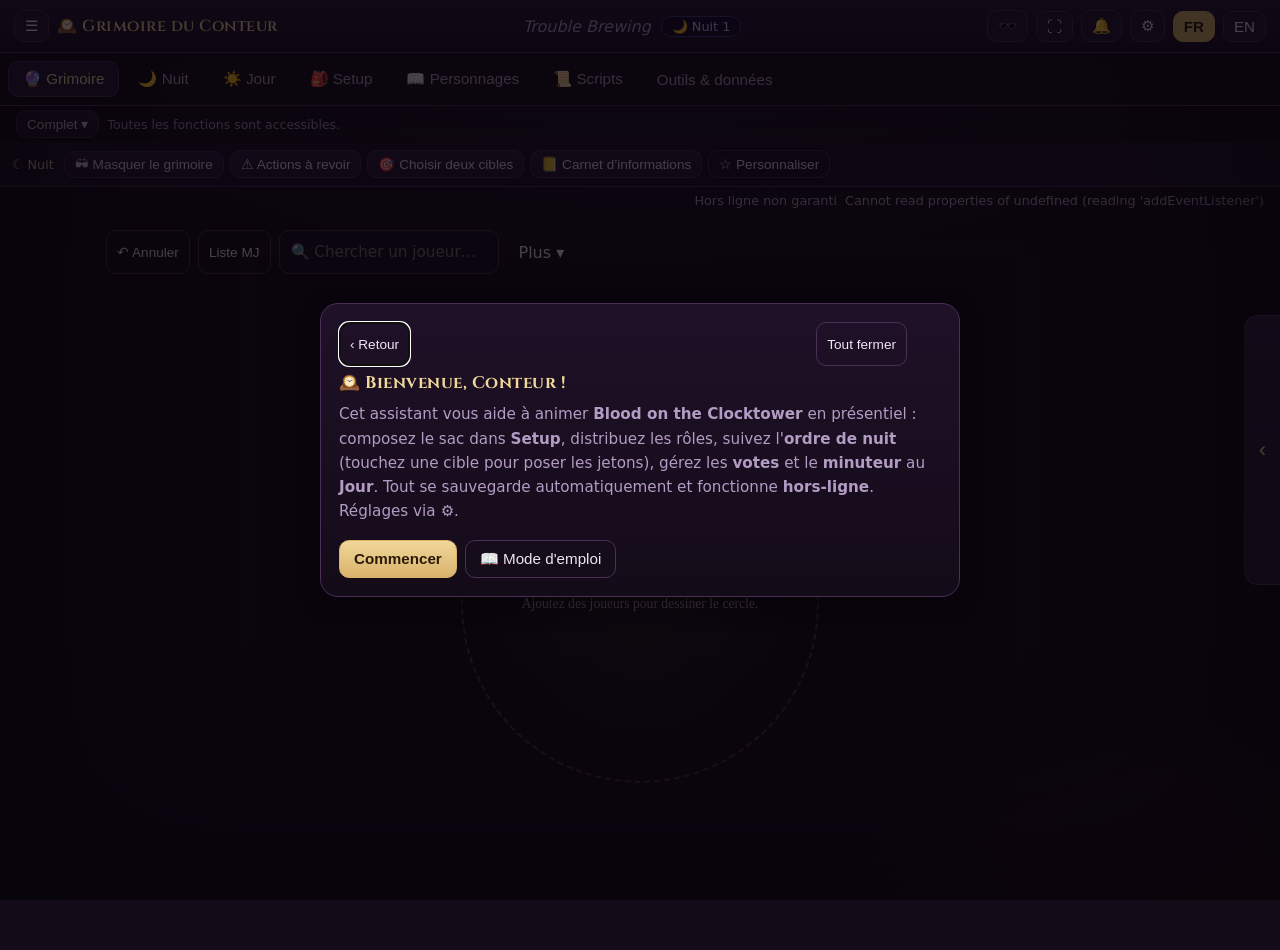
<file: index.html>
<!DOCTYPE html>
<html lang="fr">
<head>
  <meta charset="UTF-8" />
  <meta name="viewport" content="width=device-width, initial-scale=1.0, viewport-fit=cover" />
  <meta name="theme-color" content="#1a0e1f" />
  <title>Grimoire du Conteur — Blood on the Clocktower</title>
  <link rel="manifest" href="manifest.webmanifest" />
  <link rel="icon" href="assets/icons/icon.svg" type="image/svg+xml" />
  <link rel="apple-touch-icon" href="assets/icons/apple-touch-icon.png" />
  <link rel="stylesheet" href="css/theme.css" />
  <link rel="stylesheet" href="css/experience.css" />
  <link rel="stylesheet" href="css/workflows.css" />
  <link rel="stylesheet" href="css/round-ui.css" />
  <link rel="stylesheet" href="css/shortcuts.css" />
  <link rel="stylesheet" href="css/presentation.css" />
  <link rel="stylesheet" href="css/usability.css" />
  <link rel="stylesheet" href="css/rescue-sheet.css" />
  <link rel="stylesheet" href="css/feedback.css" />
  <link rel="stylesheet" href="css/navigation.css" />
  <link rel="stylesheet" href="css/toolbox.css" />
  <link rel="stylesheet" href="css/compact.css" />
</head>
<body>
  <div id="particles" aria-hidden="true"></div>
  <header class="topbar">
    <div class="topbar-left">
      <button id="btn-menu" class="icon-btn" aria-label="Menu">☰</button>
      <span class="brand">🕰️ <span class="brand-name" data-i18n="appName">Grimoire du Conteur</span></span>
    </div>
    <div class="topbar-center">
      <span id="script-name" class="script-name">Trouble Brewing</span>
      <span id="phase-badge" class="phase-badge"></span>
    </div>
    <div class="topbar-right">
      <button id="btn-privacy" class="icon-btn" aria-label="Masquer" title="Masquer">🕶️</button>
      <button id="btn-fs" class="icon-btn" aria-label="Plein écran" title="Plein écran">⛶</button>
      <button id="btn-sound" class="icon-btn" aria-label="Sons" title="Sons">🔔</button>
      <button id="btn-settings" class="icon-btn" aria-label="Réglages" title="Réglages">⚙</button>
      <button id="lang-fr" class="lang-btn active">FR</button>
      <button id="lang-en" class="lang-btn">EN</button>
    </div>
  </header>

  <nav class="tabs" id="tabs">
    <button class="tab active" data-view="grimoire" data-i18n="tab.grimoire">Grimoire</button>
    <button class="tab" data-view="night" data-i18n="tab.night">Nuit</button>
    <button class="tab" data-view="day" data-i18n="tab.day">Jour</button>
    <button class="tab essential-message-tab" id="btn-messages">Messages</button>
    <button class="tab" data-view="setup" data-i18n="tab.setup">Setup</button>
    <button class="tab" data-view="reference" data-i18n="tab.reference">Personnages</button>
    <button class="tab" data-view="scripts" data-i18n="tab.scripts">Scripts</button>
    <button class="tab tools-tab" id="btn-tools" data-i18n="tools">Outils</button>
  </nav>

  <div class="session-overview">
    <div id="statusbar" class="statusbar"></div>
    <div id="interface-controls"></div>
  </div>
  <div id="favourites-bar"></div>
  <div id="session-banner" class="session-banner"></div>
  <div id="storage-warning" class="storage-warning hidden" role="alert"></div>

  <main id="app">
    <section id="view-grimoire" class="view active"></section>
    <section id="view-night" class="view"></section>
    <section id="view-day" class="view"></section>
    <section id="view-setup" class="view"></section>
    <section id="view-reference" class="view"></section>
    <section id="view-scripts" class="view"></section>
  </main>

  <!-- Barre d'outils rétractable (droite) -->
  <aside id="dock" class="dock"></aside>
  <div id="dock-backdrop" class="dock-backdrop"></div>

  <!-- Écran de confidentialité (boss key) -->
  <div id="privacy-overlay" class="privacy-overlay hidden"></div>
  <div id="lock-overlay" class="lock-overlay hidden"></div>
  <div id="table-overlay" class="table-overlay hidden"></div>

  <!-- Modale générique -->
  <div id="modal-overlay" class="modal-overlay hidden">
    <div id="modal" class="modal" role="dialog" aria-modal="true"></div>
  </div>

  <script src="js/game-core.js"></script>
  <script src="js/voting-core.js"></script>
  <script src="js/session-core.js"></script>
  <script src="js/persistence.js"></script>
  <script src="js/navigation.js"></script>
  <script src="js/toolbox.js"></script>
  <script src="js/experience.js"></script>
  <script src="js/wake-preparation.js"></script>
  <script src="js/workflows.js"></script>
  <script src="js/round-ui.js"></script>
  <script src="js/shortcuts.js"></script>
  <script src="js/presentation.js"></script>
  <script src="js/usability-core.js"></script>
  <script src="js/usability.js"></script>
  <script src="js/rescue-sheet.js"></script>
  <script src="js/feedback.js"></script>
  <script src="js/offline.js"></script>
  <script src="js/app.js"></script>
</body>
</html>
</file>
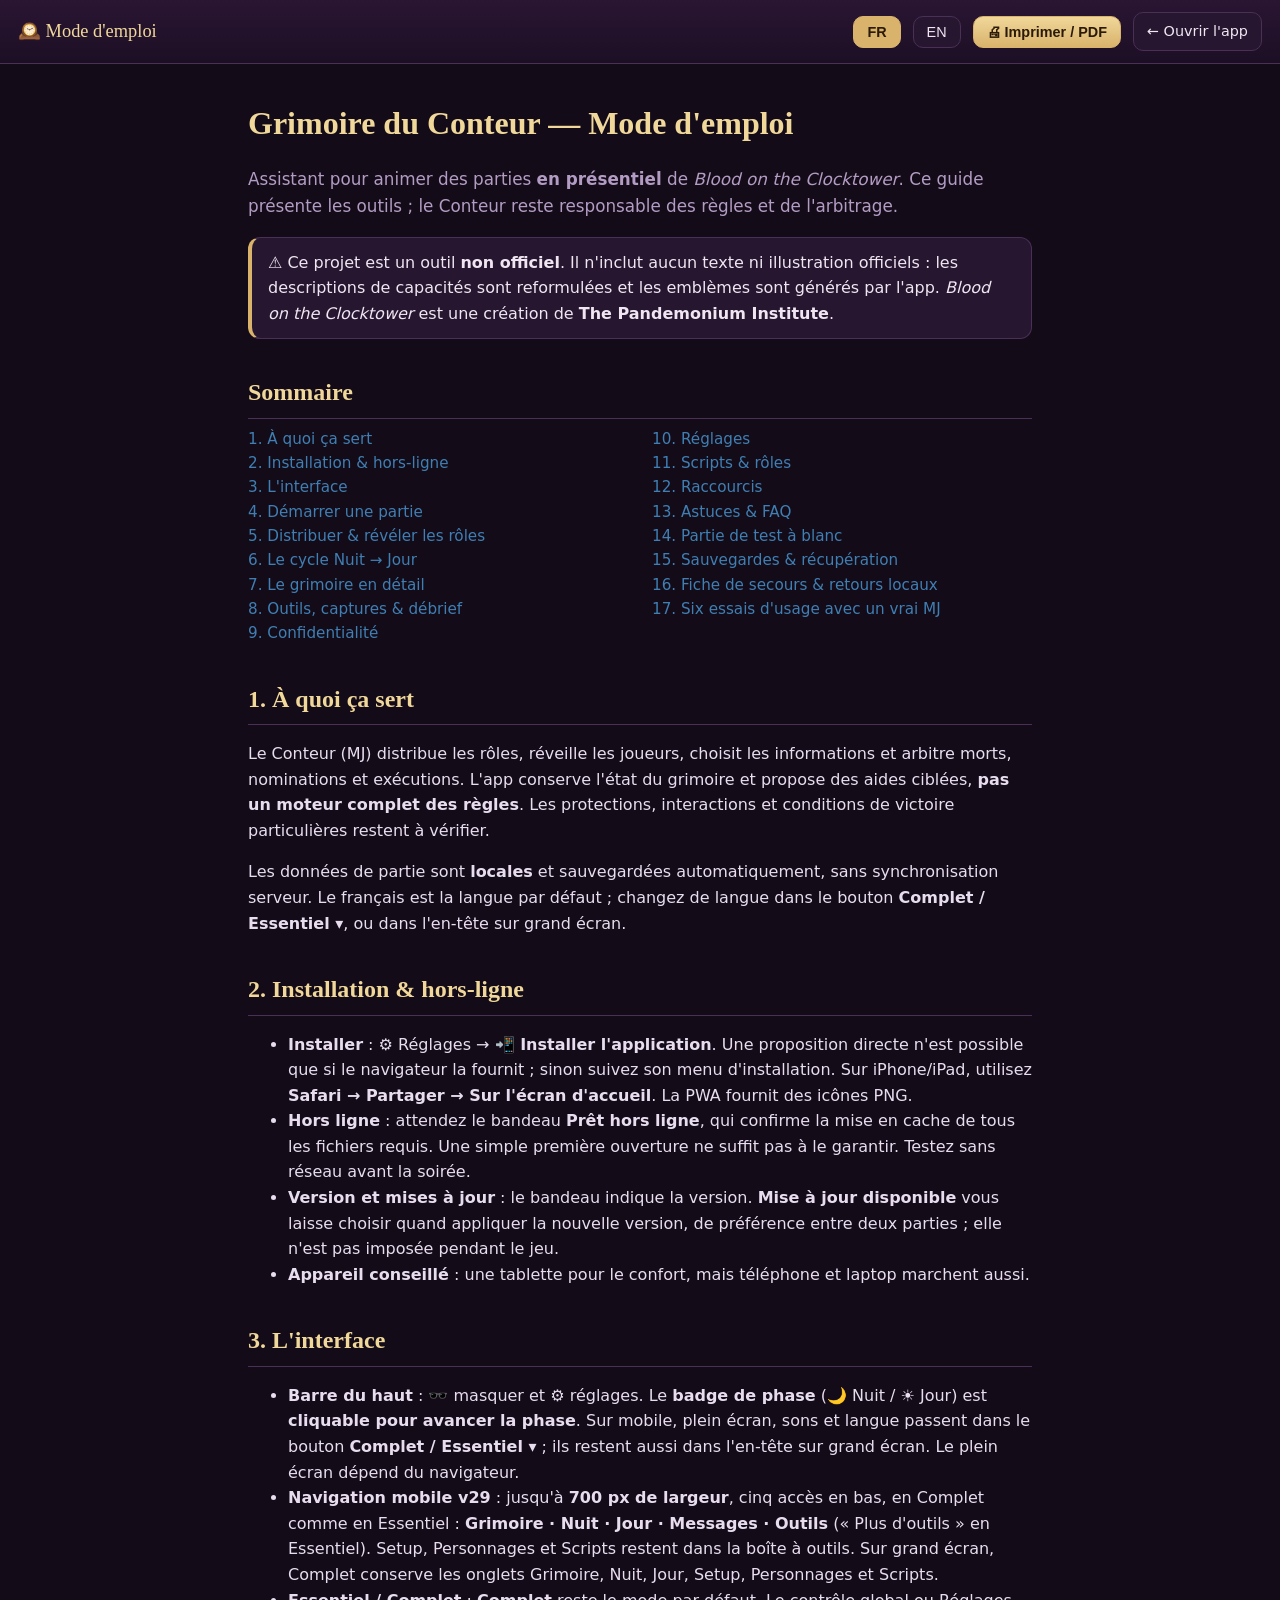
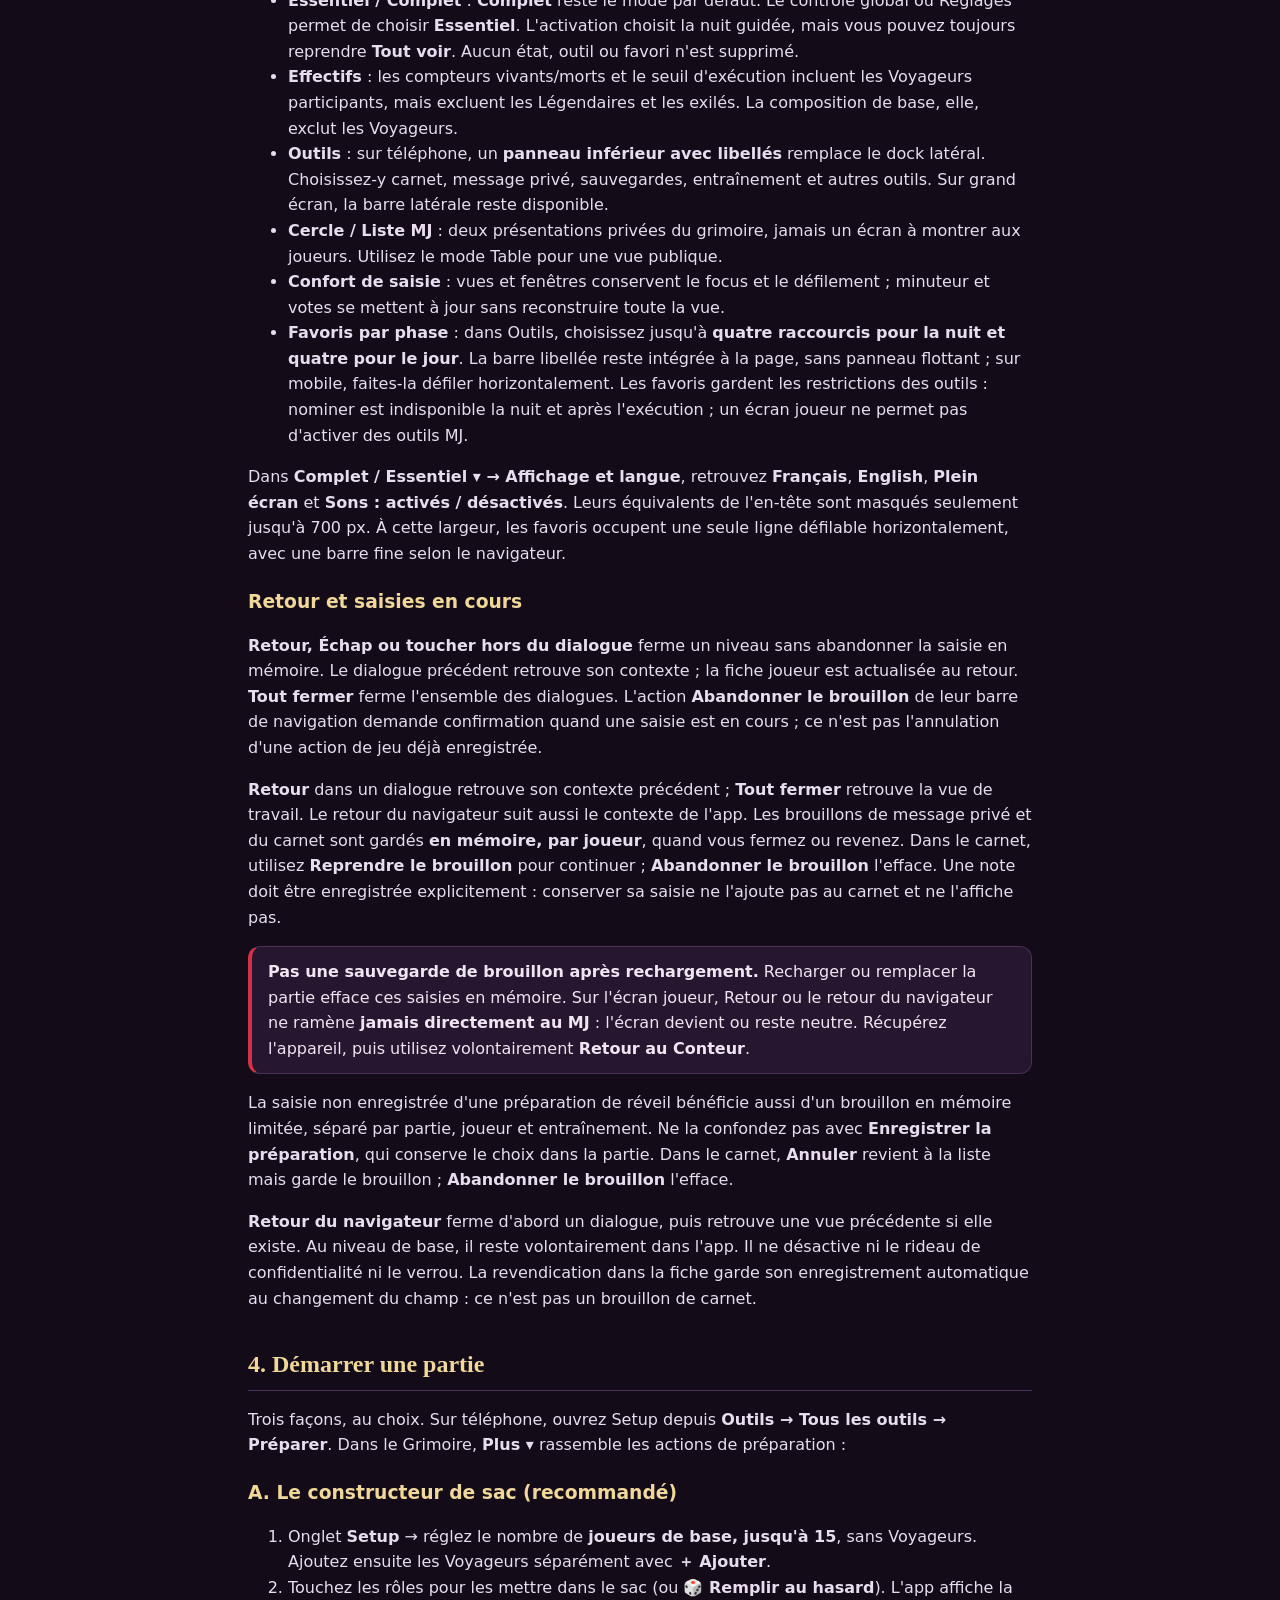
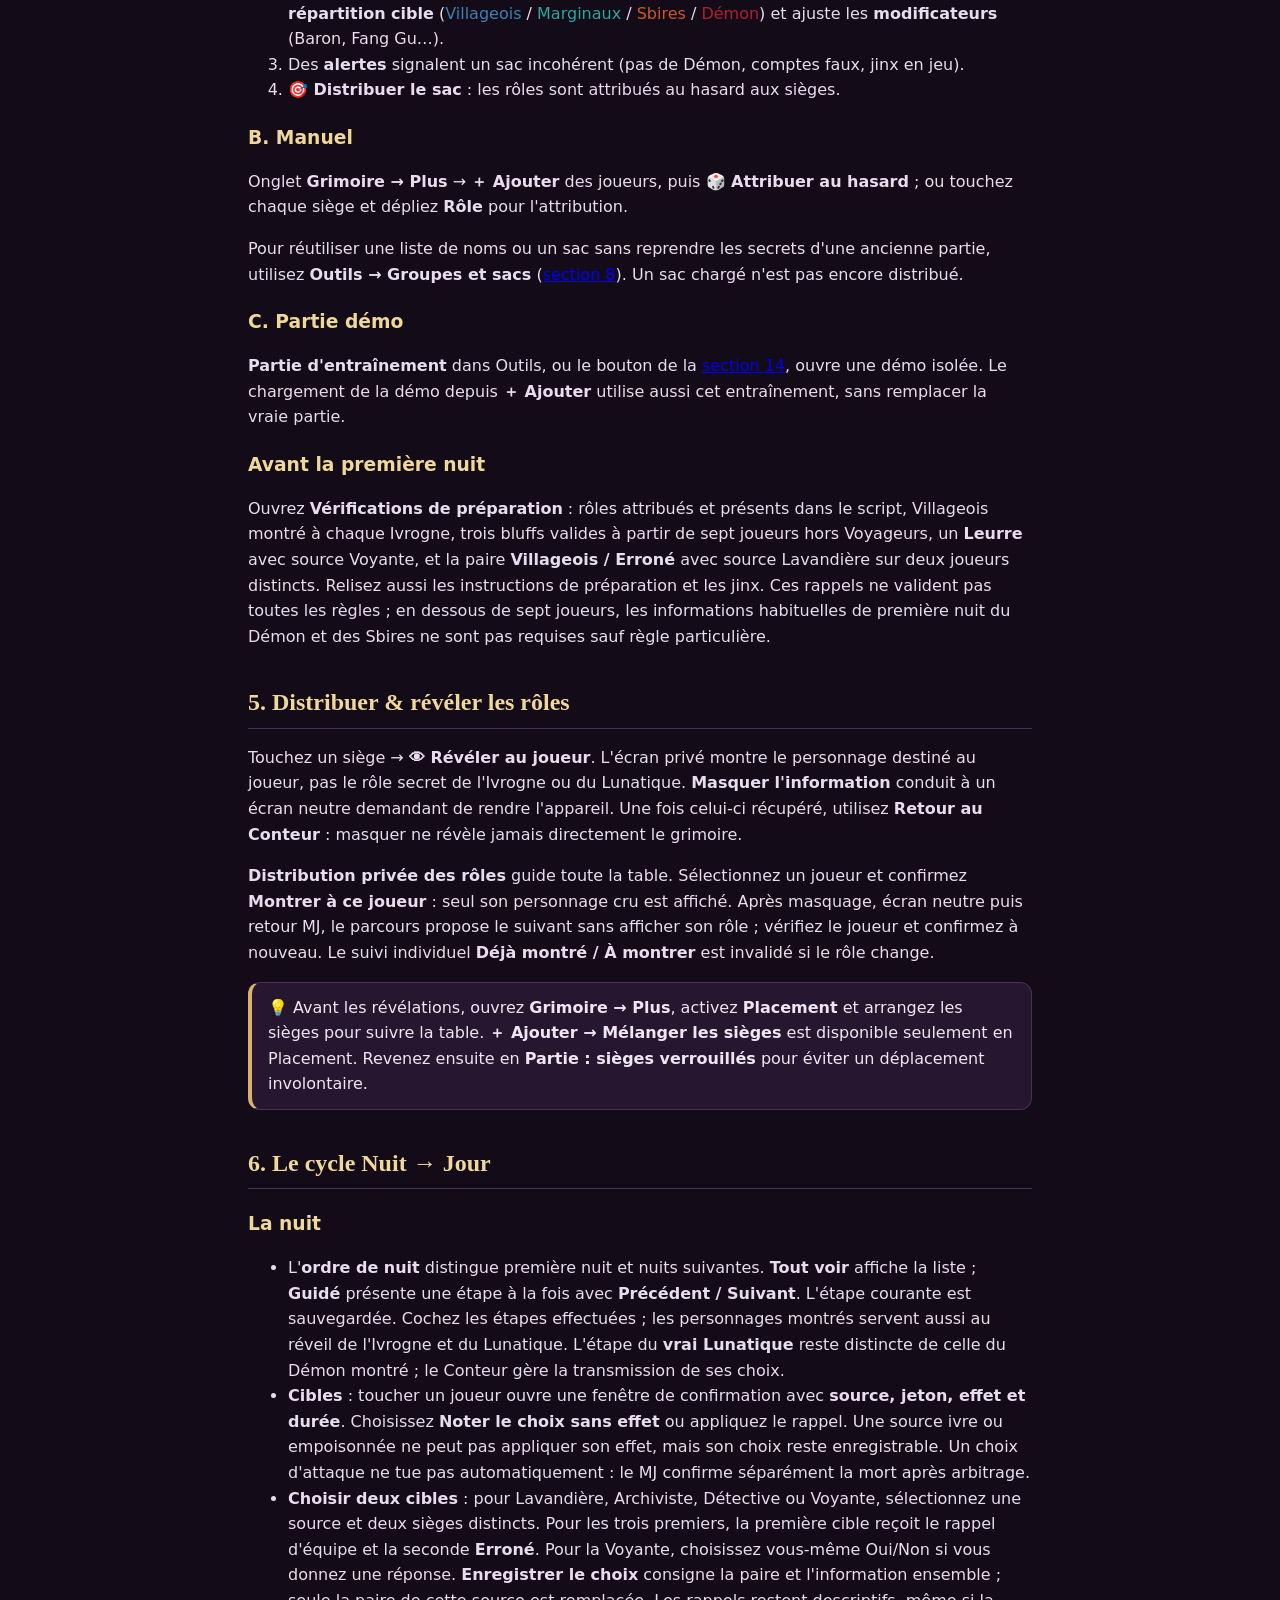
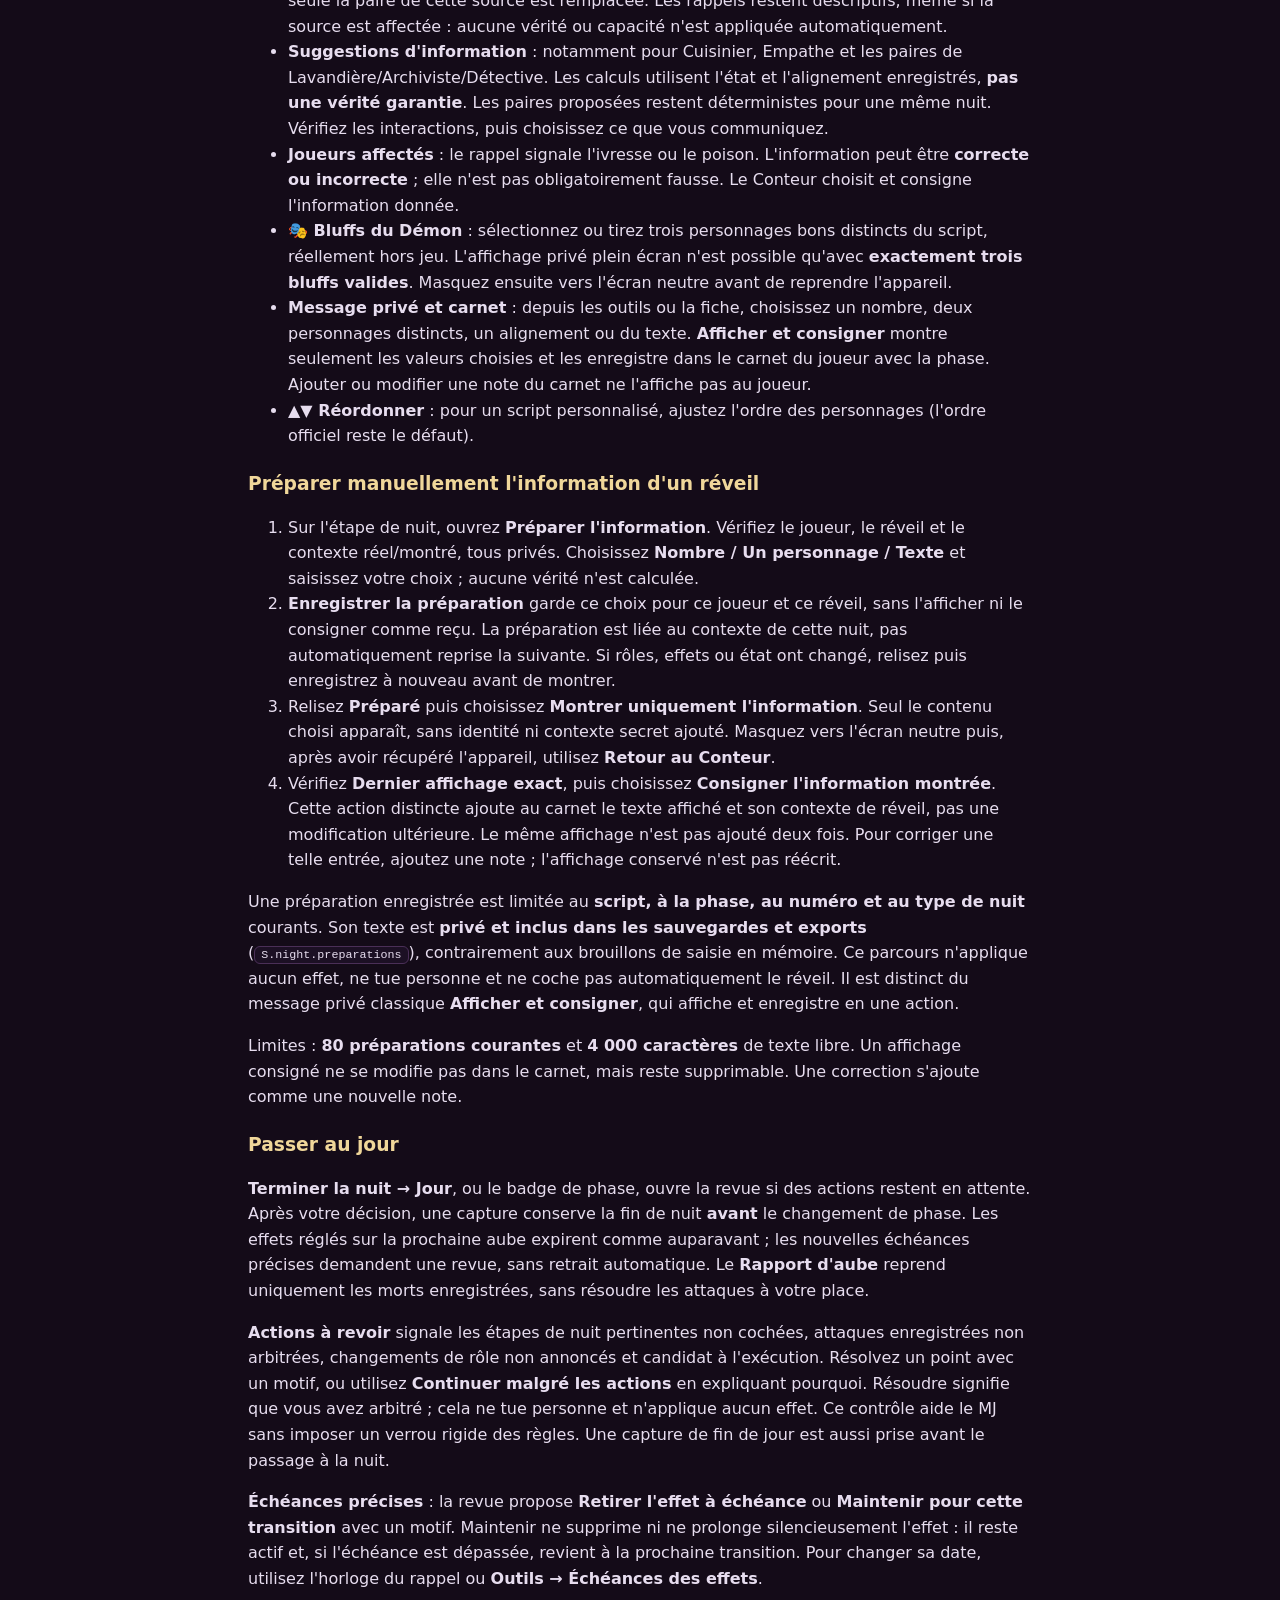
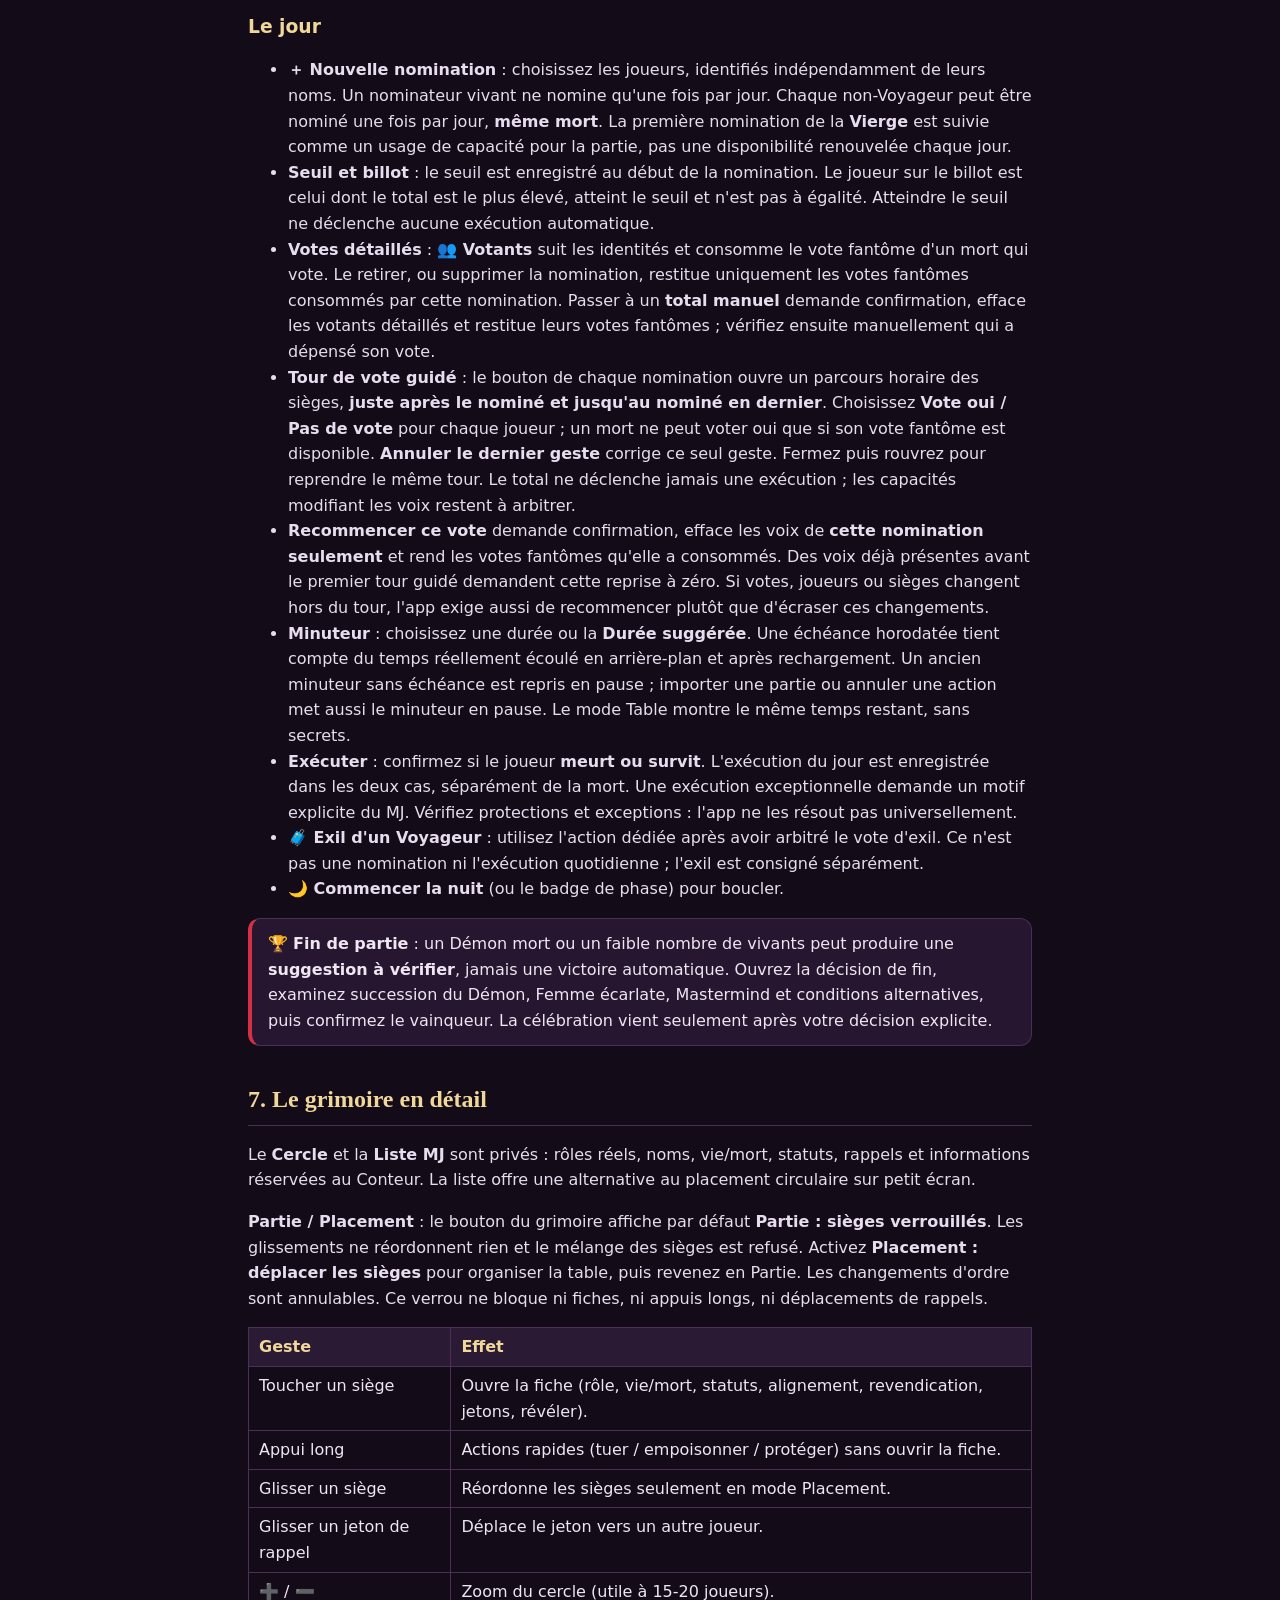
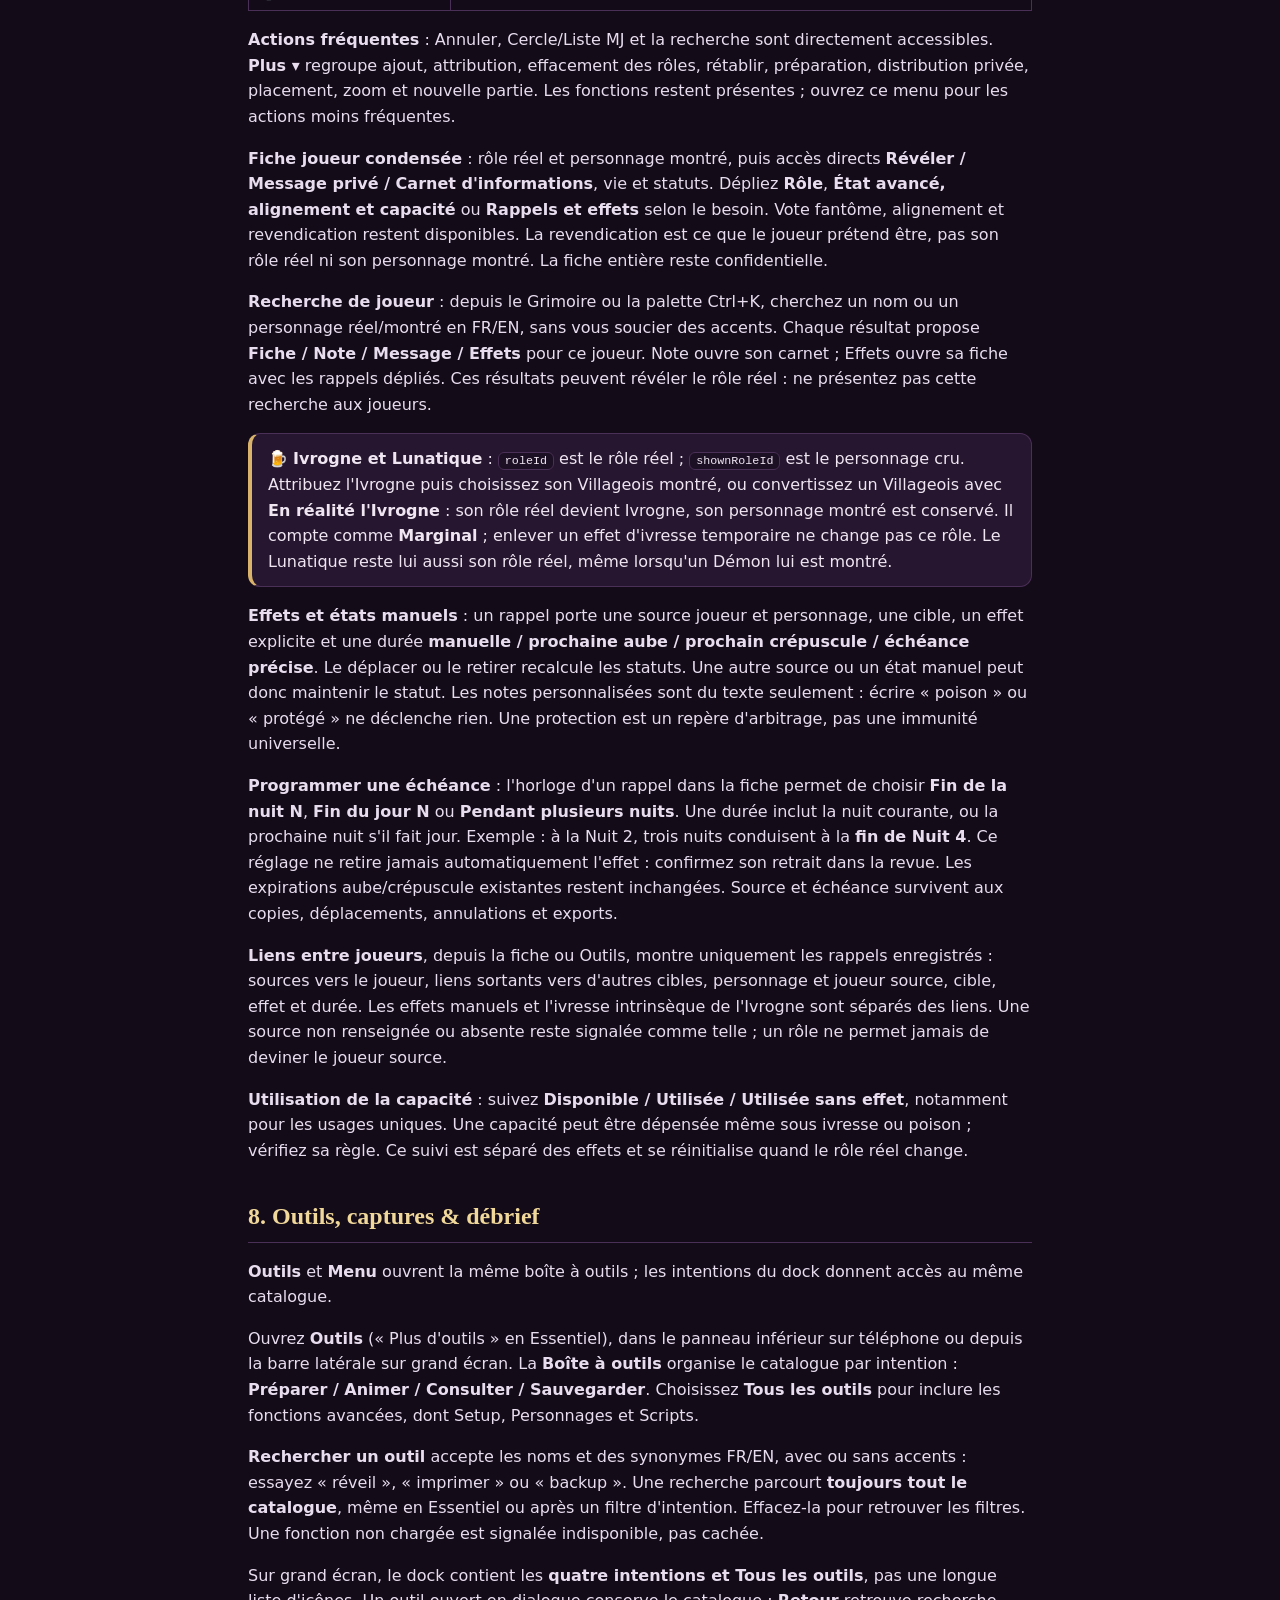
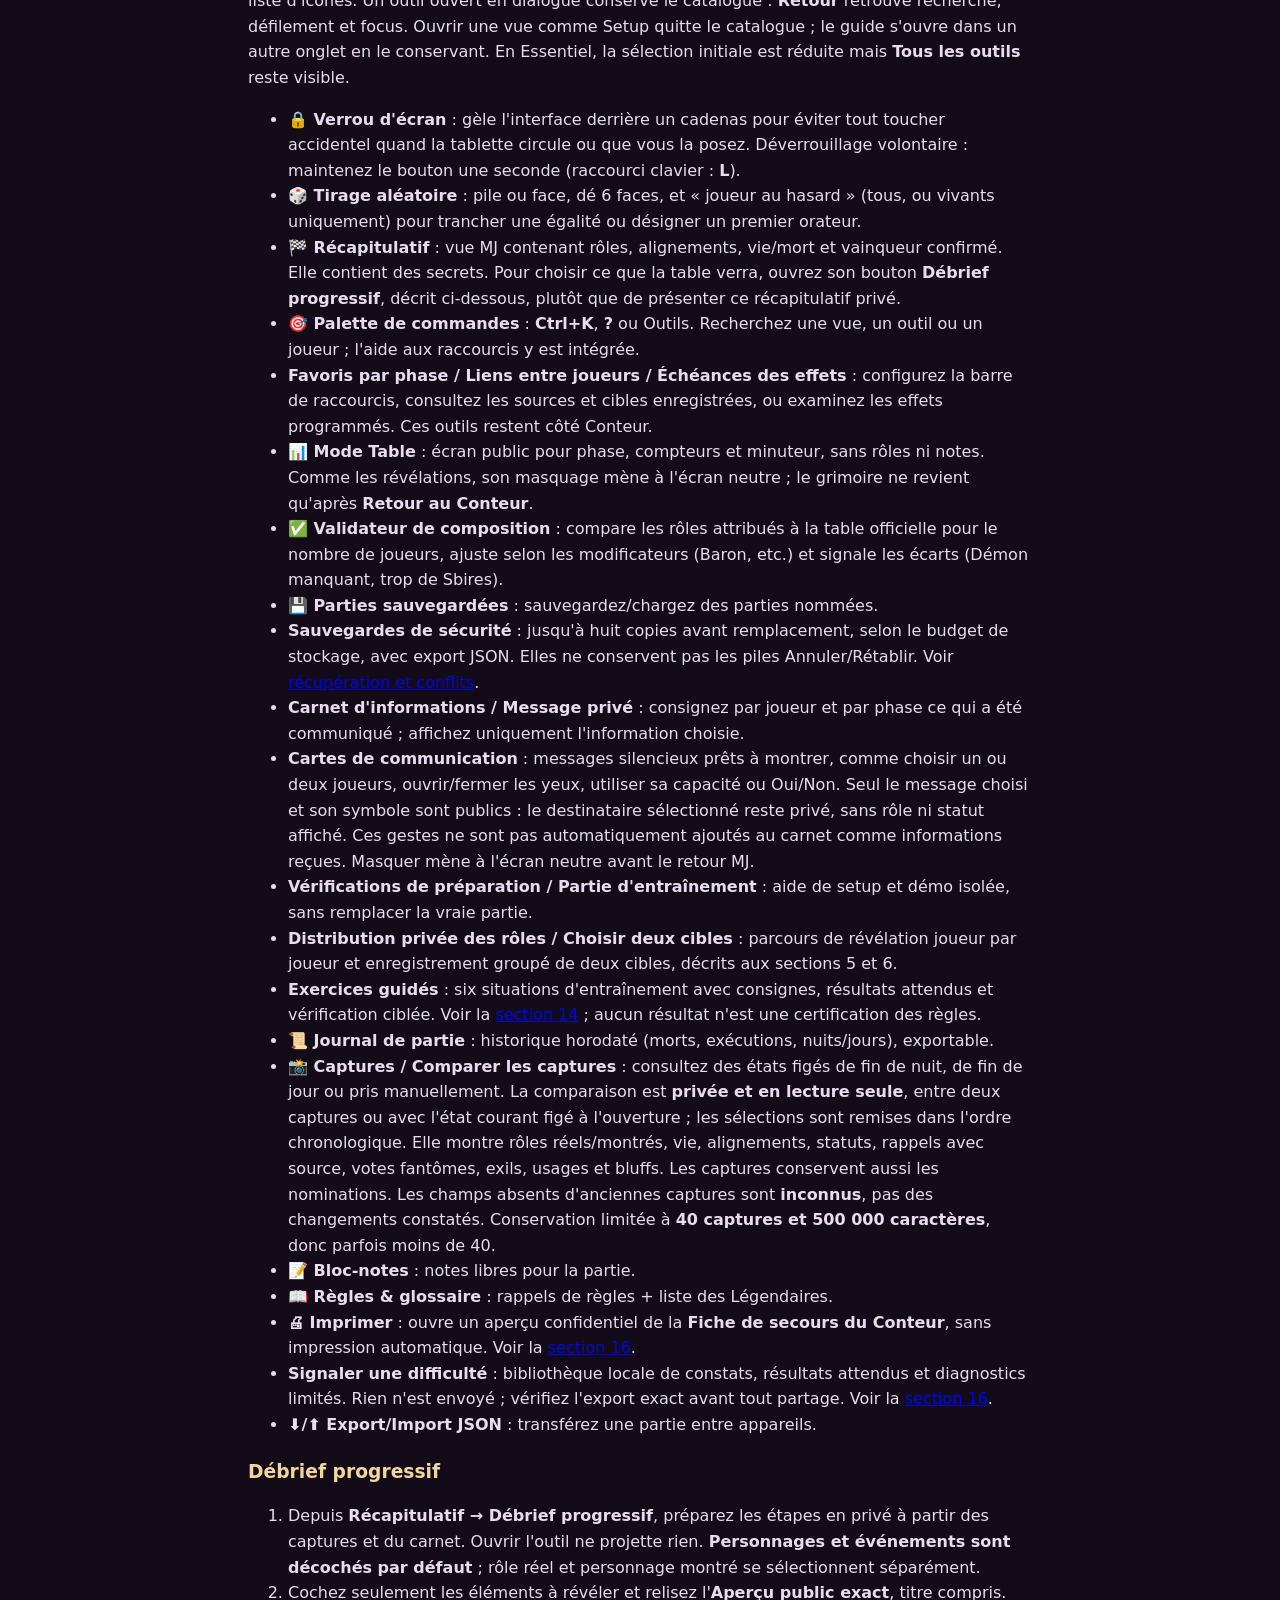
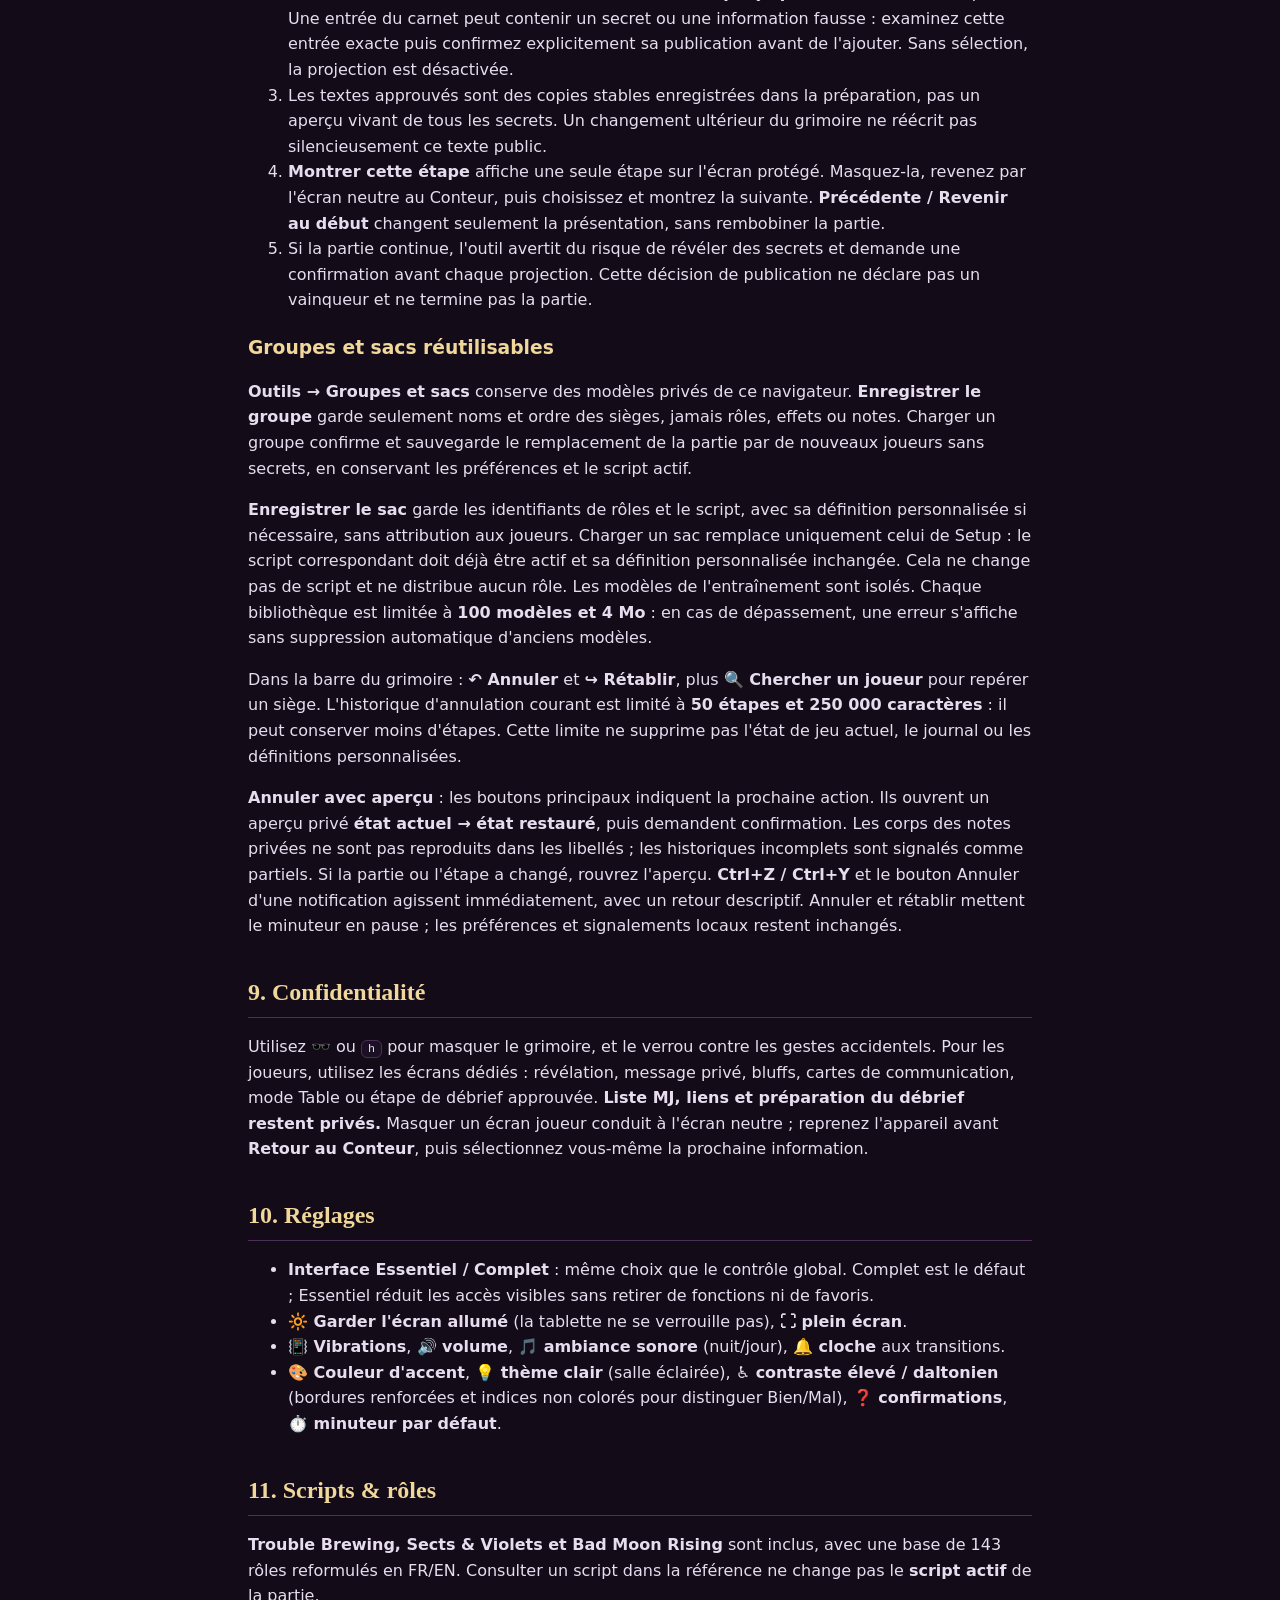
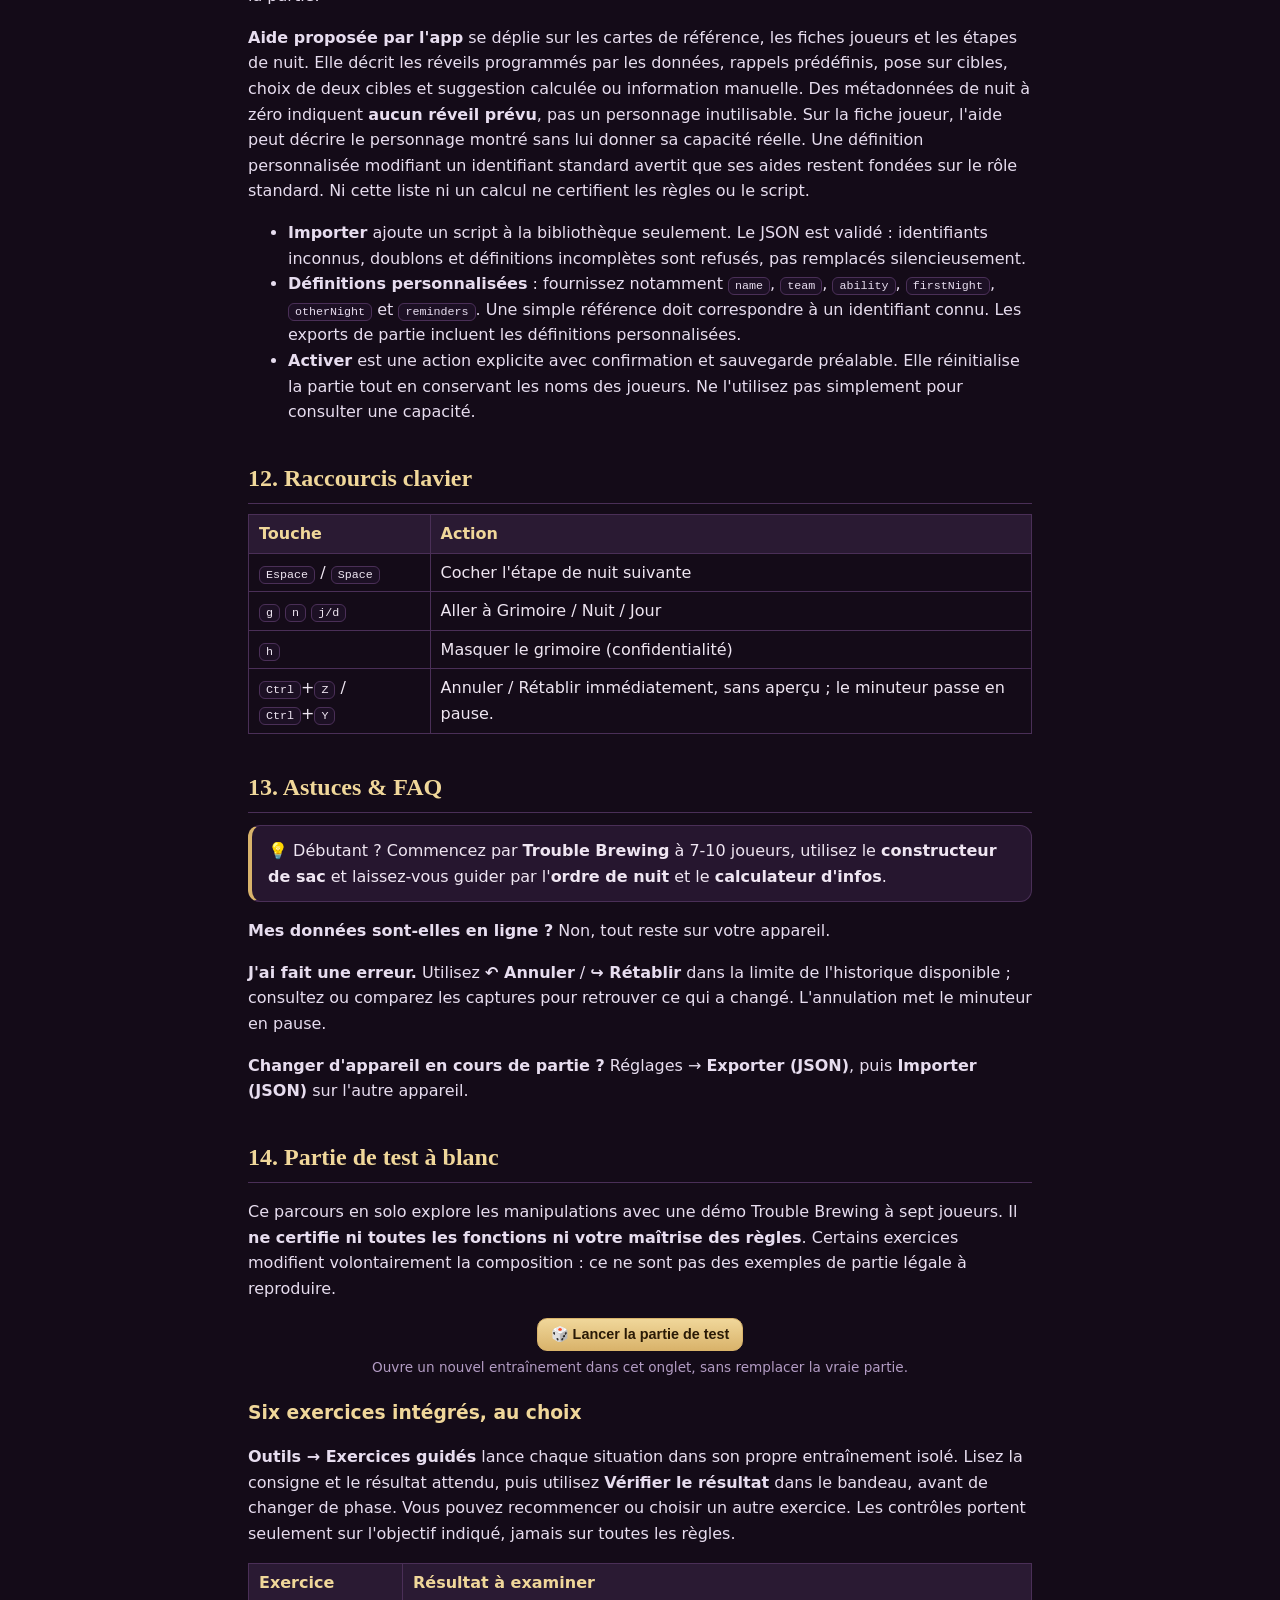
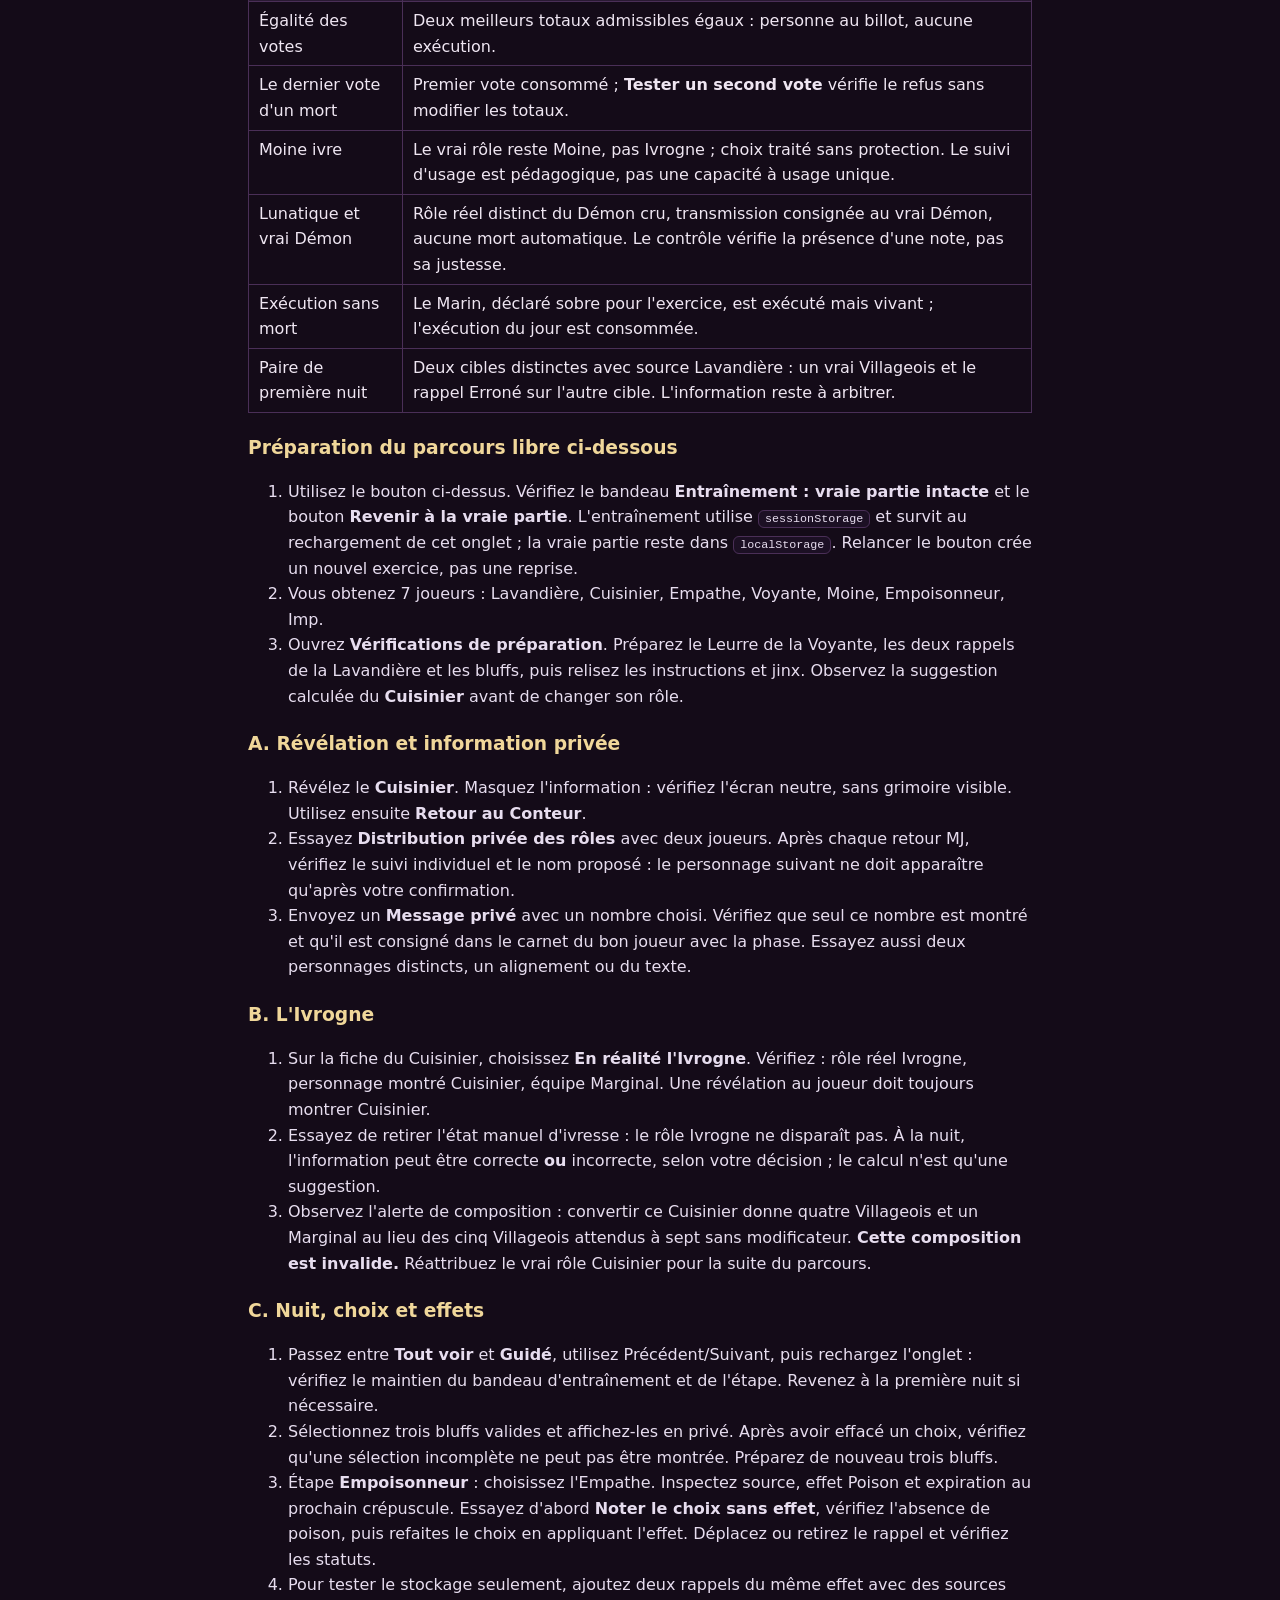
<file: guide.html>
<!DOCTYPE html>
<html lang="fr">
<head>
<meta charset="UTF-8" />
<meta name="viewport" content="width=device-width, initial-scale=1.0" />
<title>Mode d'emploi — Grimoire du Conteur</title>
<link rel="icon" href="assets/icons/icon.svg" type="image/svg+xml" />
<style>
  :root { --bg:#140b18; --panel:#26162f; --line:#4a2f57; --ink:#efe6f2; --muted:#b39cc4; --gold:#d9b36b; --gold2:#f0d79a; --blood:#d43046; --tf:#3f7fb3; --out:#2fa5a0; --min:#c85a2b; --dem:#b0202f; }
  * { box-sizing:border-box; }
  body { margin:0; background:radial-gradient(1000px 500px at 50% -10%, #2a1533, transparent 60%), var(--bg); color:var(--ink); font-family:"Segoe UI",system-ui,-apple-system,Roboto,sans-serif; line-height:1.6; }
  .wrap { max-width:820px; margin:0 auto; padding:24px 18px 80px; }
  header { position:sticky; top:0; z-index:10; background:linear-gradient(180deg,#2a1533,#1c0f24); border-bottom:1px solid var(--line); padding:12px 18px; display:flex; align-items:center; gap:12px; flex-wrap:wrap; }
  header .title { font-family:"Iowan Old Style","Palatino Linotype",Georgia,serif; font-size:1.15rem; color:var(--gold2); }
  header .spacer { flex:1; }
  .btn { background:var(--panel); color:var(--ink); border:1px solid var(--line); border-radius:10px; padding:7px 13px; cursor:pointer; font-size:.9rem; text-decoration:none; display:inline-block; }
  .btn.on { background:var(--gold); color:#2a1a06; border-color:var(--gold); font-weight:700; }
  .btn.gold { background:linear-gradient(180deg,var(--gold2),var(--gold)); color:#2a1a06; border-color:var(--gold); font-weight:700; }
  h1 { font-family:"Iowan Old Style","Palatino Linotype",Georgia,serif; color:var(--gold2); font-size:2rem; margin:10px 0 4px; }
  h2 { font-family:"Iowan Old Style",Georgia,serif; color:var(--gold2); margin:34px 0 8px; border-bottom:1px solid var(--line); padding-bottom:6px; scroll-margin-top:70px; }
  h3 { color:var(--gold2); margin:20px 0 6px; }
  p, li { color:#e7ddef; }
  code, kbd { background:#1c1024; border:1px solid var(--line); border-radius:6px; padding:1px 6px; font-size:.9em; }
  .lead { color:var(--muted); font-size:1.05rem; }
  .card { background:var(--panel); border:1px solid var(--line); border-radius:12px; padding:12px 16px; margin:12px 0; }
  .tip { border-left:4px solid var(--gold); }
  .warn { border-left:4px solid var(--blood); }
  .toc { columns:2; column-gap:24px; font-size:.95rem; }
  .toc a { color:var(--tf); text-decoration:none; }
  .toc a:hover { text-decoration:underline; }
  table { width:100%; border-collapse:collapse; margin:10px 0; }
  td, th { border:1px solid var(--line); padding:6px 10px; text-align:left; vertical-align:top; }
  th { background:#2a1a33; color:var(--gold2); }
  .pill { display:inline-block; border-radius:999px; padding:1px 8px; font-size:.8rem; border:1px solid var(--line); }
  .t-tf{color:var(--tf)} .t-out{color:var(--out)} .t-min{color:var(--min)} .t-dem{color:var(--dem)}
  .lang-fr .en, .lang-en .fr { display:none; }
  footer { margin-top:40px; color:var(--muted); font-size:.85rem; border-top:1px solid var(--line); padding-top:16px; }
  @media print {
    header { position:static; } .no-print { display:none !important; }
    body { background:#fff; color:#111; } h1,h2,h3 { color:#5a2a6a; } .card { border-color:#ccc; } p,li,td { color:#111; }
    a { color:#111; text-decoration:none; }
  }
</style>
</head>
<body class="lang-fr">
<header class="no-print">
  <span class="title">🕰️ <span class="fr">Mode d'emploi</span><span class="en">User Guide</span></span>
  <span class="spacer"></span>
  <button class="btn on" id="b-fr">FR</button>
  <button class="btn" id="b-en">EN</button>
  <button class="btn gold" id="b-print">🖨 <span class="fr">Imprimer / PDF</span><span class="en">Print / PDF</span></button>
  <a class="btn" href="./index.html">← <span class="fr">Ouvrir l'app</span><span class="en">Open the app</span></a>
</header>

<div class="wrap">

<h1><span class="fr">Grimoire du Conteur — Mode d'emploi</span><span class="en">Storyteller's Grimoire — User Guide</span></h1>
<p class="lead">
  <span class="fr">Assistant pour animer des parties <b>en présentiel</b> de <i>Blood on the Clocktower</i>. Ce guide présente les outils ; le Conteur reste responsable des règles et de l'arbitrage.</span>
  <span class="en">Assistant for running <b>in-person</b> games of <i>Blood on the Clocktower</i>. This guide explains the tools; the Storyteller remains responsible for rules and adjudication.</span>
</p>

<div class="card tip">
  <span class="fr">⚠️ Ce projet est un outil <b>non officiel</b>. Il n'inclut aucun texte ni illustration officiels : les descriptions de capacités sont reformulées et les emblèmes sont générés par l'app. <i>Blood on the Clocktower</i> est une création de <b>The Pandemonium Institute</b>.</span>
  <span class="en">⚠️ This is an <b>unofficial</b> tool. It contains no official text or artwork: ability descriptions are reworded and emblems are generated by the app. <i>Blood on the Clocktower</i> is created by <b>The Pandemonium Institute</b>.</span>
</div>

<h2 id="toc"><span class="fr">Sommaire</span><span class="en">Contents</span></h2>
<div class="toc">
  <a href="#intro"><span class="fr">1. À quoi ça sert</span><span class="en">1. What it's for</span></a><br>
  <a href="#install"><span class="fr">2. Installation & hors-ligne</span><span class="en">2. Install & offline</span></a><br>
  <a href="#ui"><span class="fr">3. L'interface</span><span class="en">3. The interface</span></a><br>
  <a href="#start"><span class="fr">4. Démarrer une partie</span><span class="en">4. Starting a game</span></a><br>
  <a href="#reveal"><span class="fr">5. Distribuer & révéler les rôles</span><span class="en">5. Deal & reveal roles</span></a><br>
  <a href="#loop"><span class="fr">6. Le cycle Nuit → Jour</span><span class="en">6. The Night → Day loop</span></a><br>
  <a href="#grimoire"><span class="fr">7. Le grimoire en détail</span><span class="en">7. The grimoire in detail</span></a><br>
  <a href="#tools"><span class="fr">8. Outils, captures & débrief</span><span class="en">8. Tools, captures & debrief</span></a><br>
  <a href="#privacy"><span class="fr">9. Confidentialité</span><span class="en">9. Privacy</span></a><br>
  <a href="#settings"><span class="fr">10. Réglages</span><span class="en">10. Settings</span></a><br>
  <a href="#scripts"><span class="fr">11. Scripts & rôles</span><span class="en">11. Scripts & roles</span></a><br>
  <a href="#shortcuts"><span class="fr">12. Raccourcis</span><span class="en">12. Shortcuts</span></a><br>
  <a href="#tips"><span class="fr">13. Astuces & FAQ</span><span class="en">13. Tips & FAQ</span></a><br>
  <a href="#testgame"><span class="fr">14. Partie de test à blanc</span><span class="en">14. Dry-run test game</span></a><br>
  <a href="#reliability"><span class="fr">15. Sauvegardes & récupération</span><span class="en">15. Backups & recovery</span></a><br>
  <a href="#rescue-feedback"><span class="fr">16. Fiche de secours & retours locaux</span><span class="en">16. Rescue sheet & local feedback</span></a><br>
  <a href="#usability-check"><span class="fr">17. Six essais d'usage avec un vrai MJ</span><span class="en">17. Six usability tasks with a real Storyteller</span></a><br>
</div>

<h2 id="intro"><span class="fr">1. À quoi ça sert</span><span class="en">1. What it's for</span></h2>
<p>
  <span class="fr">Le Conteur (MJ) distribue les rôles, réveille les joueurs, choisit les informations et arbitre morts, nominations et exécutions. L'app conserve l'état du grimoire et propose des aides ciblées, <b>pas un moteur complet des règles</b>. Les protections, interactions et conditions de victoire particulières restent à vérifier.</span>
  <span class="en">The Storyteller deals roles, wakes players, chooses information and adjudicates deaths, nominations and executions. The app stores the grimoire state and provides targeted assistance, <b>not a complete rules engine</b>. Protections, interactions and special victory conditions still need review.</span>
</p>
<p><span class="fr">Les données de partie sont <b>locales</b> et sauvegardées automatiquement, sans synchronisation serveur. Le français est la langue par défaut ; changez de langue dans le bouton <b>Complet / Essentiel ▾</b>, ou dans l'en-tête sur grand écran.</span><span class="en">Game data is <b>local</b> and saved automatically, without server synchronization. French is the default language; switch in the <b>Full / Essential ▾</b> button, or in the header on larger screens.</span></p>

<h2 id="install"><span class="fr">2. Installation & hors-ligne</span><span class="en">2. Install & offline</span></h2>
<ul>
  <li><span class="fr"><b>Installer</b> : ⚙ Réglages → <b>📲 Installer l'application</b>. Une proposition directe n'est possible que si le navigateur la fournit ; sinon suivez son menu d'installation. Sur iPhone/iPad, utilisez <b>Safari → Partager → Sur l'écran d'accueil</b>. La PWA fournit des icônes PNG.</span><span class="en"><b>Install</b>: ⚙ Settings → <b>📲 Install the app</b>. A direct prompt is available only when the browser provides one; otherwise follow its installation menu. On iPhone/iPad, use <b>Safari → Share → Add to Home Screen</b>. The PWA includes PNG icons.</span></li>
  <li><span class="fr"><b>Hors ligne</b> : attendez le bandeau <b>Prêt hors ligne</b>, qui confirme la mise en cache de tous les fichiers requis. Une simple première ouverture ne suffit pas à le garantir. Testez sans réseau avant la soirée.</span><span class="en"><b>Offline</b>: wait for <b>Ready offline</b>, which confirms that all required files are cached. A first visit alone is not a guarantee. Test without a network before your session.</span></li>
  <li><span class="fr"><b>Version et mises à jour</b> : le bandeau indique la version. <b>Mise à jour disponible</b> vous laisse choisir quand appliquer la nouvelle version, de préférence entre deux parties ; elle n'est pas imposée pendant le jeu.</span><span class="en"><b>Version and updates</b>: the banner shows the version. <b>Update available</b> lets you choose when to apply a new version, preferably between games; it is not forced during play.</span></li>
  <li><span class="fr"><b>Appareil conseillé</b> : une tablette pour le confort, mais téléphone et laptop marchent aussi.</span><span class="en"><b>Recommended device</b>: a tablet is comfiest, but phone and laptop work too.</span></li>
</ul>

<h2 id="ui"><span class="fr">3. L'interface</span><span class="en">3. The interface</span></h2>
<ul>
  <li><span class="fr"><b>Barre du haut</b> : 🕶️ masquer et ⚙ réglages. Le <b>badge de phase</b> (🌙 Nuit / ☀️ Jour) est <b>cliquable pour avancer la phase</b>. Sur mobile, plein écran, sons et langue passent dans le bouton <b>Complet / Essentiel ▾</b> ; ils restent aussi dans l'en-tête sur grand écran. Le plein écran dépend du navigateur.</span><span class="en"><b>Top bar</b>: 🕶️ hide and ⚙ settings. The <b>phase badge</b> (🌙 Night / ☀️ Day) is <b>clickable to advance the phase</b>. On mobile, fullscreen, sound and language move into the <b>Full / Essential ▾</b> button; they also remain in the header on larger screens. Fullscreen depends on the browser.</span></li>
  <li><span class="fr"><b>Navigation mobile v29</b> : jusqu'à <b>700 px de largeur</b>, cinq accès en bas, en Complet comme en Essentiel : <b>Grimoire · Nuit · Jour · Messages · Outils</b> (« Plus d'outils » en Essentiel). Setup, Personnages et Scripts restent dans la boîte à outils. Sur grand écran, Complet conserve les onglets Grimoire, Nuit, Jour, Setup, Personnages et Scripts.</span><span class="en"><b>v29 mobile navigation</b>: at <b>700 px wide or less</b>, five entries at the bottom in both Full and Essential: <b>Grimoire · Night · Day · Messages · Tools</b> (“More tools” in Essential). Setup, Characters and Scripts remain in the toolbox. On larger screens, Full retains the Grimoire, Night, Day, Setup, Characters and Scripts tabs.</span></li>
  <li><span class="fr"><b>Essentiel / Complet</b> : <b>Complet</b> reste le mode par défaut. Le contrôle global ou Réglages permet de choisir <b>Essentiel</b>. L'activation choisit la nuit guidée, mais vous pouvez toujours reprendre <b>Tout voir</b>. Aucun état, outil ou favori n'est supprimé.</span><span class="en"><b>Essential / Full</b>: <b>Full</b> remains the default. The global control or Settings lets you choose <b>Essential</b>. Enabling it selects guided night, but you can still choose <b>Full list</b>. No state, tool or favourite is removed.</span></li>
  <li><span class="fr"><b>Effectifs</b> : les compteurs vivants/morts et le seuil d'exécution incluent les Voyageurs participants, mais excluent les Légendaires et les exilés. La composition de base, elle, exclut les Voyageurs.</span><span class="en"><b>Counts</b>: living/dead counts and the execution threshold include participating Travellers, but exclude Fabled and exiled players. Base setup counts exclude Travellers.</span></li>
  <li><span class="fr"><b>Outils</b> : sur téléphone, un <b>panneau inférieur avec libellés</b> remplace le dock latéral. Choisissez-y carnet, message privé, sauvegardes, entraînement et autres outils. Sur grand écran, la barre latérale reste disponible.</span><span class="en"><b>Tools</b>: on phones, a <b>labelled bottom sheet</b> replaces the side dock. Find the notebook, private messages, backups, training and other tools there. The side toolbar remains available on larger screens.</span></li>
  <li><span class="fr"><b>Cercle / Liste MJ</b> : deux présentations privées du grimoire, jamais un écran à montrer aux joueurs. Utilisez le mode Table pour une vue publique.</span><span class="en"><b>Circle / GM list</b>: two private grimoire layouts, never a player-facing screen. Use Table mode for a public view.</span></li>
  <li><span class="fr"><b>Confort de saisie</b> : vues et fenêtres conservent le focus et le défilement ; minuteur et votes se mettent à jour sans reconstruire toute la vue.</span><span class="en"><b>Editing comfort</b>: views and dialogs preserve focus and scrolling; timer and votes update without rebuilding the whole view.</span></li>
  <li><span class="fr"><b>Favoris par phase</b> : dans Outils, choisissez jusqu'à <b>quatre raccourcis pour la nuit et quatre pour le jour</b>. La barre libellée reste intégrée à la page, sans panneau flottant ; sur mobile, faites-la défiler horizontalement. Les favoris gardent les restrictions des outils : nominer est indisponible la nuit et après l'exécution ; un écran joueur ne permet pas d'activer des outils MJ.</span><span class="en"><b>Phase favourites</b>: in Tools, choose up to <b>four night shortcuts and four day shortcuts</b>. The labelled bar stays within the page, not in a floating panel; on mobile, scroll it horizontally. Favourites retain tool restrictions: nominations are unavailable at night and after execution; a player screen does not let you activate Storyteller tools.</span></li>
</ul>

<p><span class="fr">Dans <b>Complet / Essentiel ▾ → Affichage et langue</b>, retrouvez <b>Français</b>, <b>English</b>, <b>Plein écran</b> et <b>Sons : activés / désactivés</b>. Leurs équivalents de l'en-tête sont masqués seulement jusqu'à 700 px. À cette largeur, les favoris occupent une seule ligne défilable horizontalement, avec une barre fine selon le navigateur.</span><span class="en">In <b>Full / Essential ▾ → Display and language</b>, find <b>Français</b>, <b>English</b>, <b>Fullscreen</b> and <b>Sound: on / off</b>. Their header equivalents are hidden only at 700 px or less. At this width, favourites occupy a single horizontally scrollable row, with a thin scrollbar where the browser supports it.</span></p>

<h3><span class="fr">Retour et saisies en cours</span><span class="en">Back and unfinished editing</span></h3>
<p><span class="fr"><b>Retour, Échap ou toucher hors du dialogue</b> ferme un niveau sans abandonner la saisie en mémoire. Le dialogue précédent retrouve son contexte ; la fiche joueur est actualisée au retour. <b>Tout fermer</b> ferme l'ensemble des dialogues. L'action <b>Abandonner le brouillon</b> de leur barre de navigation demande confirmation quand une saisie est en cours ; ce n'est pas l'annulation d'une action de jeu déjà enregistrée.</span><span class="en"><b>Back, Escape or tapping outside the dialog</b> closes one level without discarding in-memory input. The preceding dialog regains its context; the player card refreshes on return. <b>Close all</b> closes the whole dialog stack. The navigation toolbar's <b>Discard draft</b> action requests confirmation for unfinished input; it does not undo an already recorded game action.</span></p>
<p><span class="fr"><b>Retour</b> dans un dialogue retrouve son contexte précédent ; <b>Tout fermer</b> retrouve la vue de travail. Le retour du navigateur suit aussi le contexte de l'app. Les brouillons de message privé et du carnet sont gardés <b>en mémoire, par joueur</b>, quand vous fermez ou revenez. Dans le carnet, utilisez <b>Reprendre le brouillon</b> pour continuer ; <b>Abandonner le brouillon</b> l'efface. Une note doit être enregistrée explicitement : conserver sa saisie ne l'ajoute pas au carnet et ne l'affiche pas.</span><span class="en"><b>Back</b> in a dialog returns to its previous context; <b>Close all</b> returns to the working view. Browser Back also follows the app context. Private-message and notebook drafts are kept <b>in memory, per player</b>, when closing or going back. In the notebook, use <b>Resume draft</b> to continue; <b>Discard draft</b> clears it. A note must be explicitly saved: retaining its input neither adds it to the notebook nor shows it publicly.</span></p>
<div class="card warn"><span class="fr"><b>Pas une sauvegarde de brouillon après rechargement.</b> Recharger ou remplacer la partie efface ces saisies en mémoire. Sur l'écran joueur, Retour ou le retour du navigateur ne ramène <b>jamais directement au MJ</b> : l'écran devient ou reste neutre. Récupérez l'appareil, puis utilisez volontairement <b>Retour au Conteur</b>.</span><span class="en"><b>Not draft storage across reloads.</b> Reloading or replacing the game clears these in-memory inputs. On a player screen, Back or browser Back <b>never returns directly to the Storyteller</b>: the screen becomes or stays neutral. Take the device back, then deliberately use <b>Return to Storyteller</b>.</span></div>
<p><span class="fr">La saisie non enregistrée d'une préparation de réveil bénéficie aussi d'un brouillon en mémoire limitée, séparé par partie, joueur et entraînement. Ne la confondez pas avec <b>Enregistrer la préparation</b>, qui conserve le choix dans la partie. Dans le carnet, <b>Annuler</b> revient à la liste mais garde le brouillon ; <b>Abandonner le brouillon</b> l'efface.</span><span class="en">Unsaved wake-preparation input also has a bounded in-memory draft, separate by game, player and training. Do not confuse it with <b>Save preparation</b>, which stores the choice in the game. In the notebook, <b>Cancel</b> returns to the list but keeps the draft; <b>Discard draft</b> clears it.</span></p>
<p><span class="fr"><b>Retour du navigateur</b> ferme d'abord un dialogue, puis retrouve une vue précédente si elle existe. Au niveau de base, il reste volontairement dans l'app. Il ne désactive ni le rideau de confidentialité ni le verrou. La revendication dans la fiche garde son enregistrement automatique au changement du champ : ce n'est pas un brouillon de carnet.</span><span class="en"><b>Browser Back</b> first closes a dialog, then returns to a preceding view if one exists. At the root it deliberately stays in the app. It disables neither the privacy curtain nor the lock. The player-card claim retains its automatic save-on-field-change behavior: it is not a notebook draft.</span></p>

<h2 id="start"><span class="fr">4. Démarrer une partie</span><span class="en">4. Starting a game</span></h2>
<p><span class="fr">Trois façons, au choix. Sur téléphone, ouvrez Setup depuis <b>Outils → Tous les outils → Préparer</b>. Dans le Grimoire, <b>Plus ▾</b> rassemble les actions de préparation :</span><span class="en">Three ways, your choice. On phones, open Setup from <b>Tools → All tools → Prepare</b>. In the Grimoire, <b>More ▾</b> groups preparation actions:</span></p>
<h3><span class="fr">A. Le constructeur de sac (recommandé)</span><span class="en">A. The bag builder (recommended)</span></h3>
<ol>
  <li><span class="fr">Onglet <b>Setup</b> → réglez le nombre de <b>joueurs de base, jusqu'à 15</b>, sans Voyageurs. Ajoutez ensuite les Voyageurs séparément avec <b>＋ Ajouter</b>.</span><span class="en"><b>Setup</b> tab → set the number of <b>base players, up to 15</b>, excluding Travellers. Add Travellers separately afterwards with <b>＋ Add</b>.</span></li>
  <li><span class="fr">Touchez les rôles pour les mettre dans le sac (ou <b>🎲 Remplir au hasard</b>). L'app affiche la <b>répartition cible</b> (<span class="t-tf">Villageois</span> / <span class="t-out">Marginaux</span> / <span class="t-min">Sbires</span> / <span class="t-dem">Démon</span>) et ajuste les <b>modificateurs</b> (Baron, Fang Gu…).</span><span class="en">Tap roles to add them to the bag (or <b>🎲 Random fill</b>). The app shows the <b>target counts</b> (<span class="t-tf">Townsfolk</span> / <span class="t-out">Outsiders</span> / <span class="t-min">Minions</span> / <span class="t-dem">Demon</span>) and auto-adjusts for <b>setup modifiers</b> (Baron, Fang Gu…).</span></li>
  <li><span class="fr">Des <b>alertes</b> signalent un sac incohérent (pas de Démon, comptes faux, jinx en jeu).</span><span class="en"><b>Warnings</b> flag an inconsistent bag (no Demon, wrong counts, jinx in play).</span></li>
  <li><span class="fr"><b>🎯 Distribuer le sac</b> : les rôles sont attribués au hasard aux sièges.</span><span class="en"><b>🎯 Deal the bag</b>: roles are randomly assigned to seats.</span></li>
</ol>
<h3><span class="fr">B. Manuel</span><span class="en">B. Manual</span></h3>
<p><span class="fr">Onglet <b>Grimoire → Plus</b> → <b>＋ Ajouter</b> des joueurs, puis <b>🎲 Attribuer au hasard</b> ; ou touchez chaque siège et dépliez <b>Rôle</b> pour l'attribution.</span><span class="en"><b>Grimoire → More</b> → <b>＋ Add</b> players, then <b>🎲 Assign at random</b>; or tap each seat and expand <b>Role</b> for assignment.</span></p>
<p><span class="fr">Pour réutiliser une liste de noms ou un sac sans reprendre les secrets d'une ancienne partie, utilisez <b>Outils → Groupes et sacs</b> (<a href="#tools">section 8</a>). Un sac chargé n'est pas encore distribué.</span><span class="en">To reuse names or a bag without bringing back an old game's secrets, use <b>Tools → Groups and bags</b> (<a href="#tools">section 8</a>). A loaded bag has not yet been dealt.</span></p>
<h3><span class="fr">C. Partie démo</span><span class="en">C. Demo game</span></h3>
<p><span class="fr"><b>Partie d'entraînement</b> dans Outils, ou le bouton de la <a href="#testgame">section 14</a>, ouvre une démo isolée. Le chargement de la démo depuis <b>＋ Ajouter</b> utilise aussi cet entraînement, sans remplacer la vraie partie.</span><span class="en"><b>Training game</b> in Tools, or the button in <a href="#testgame">section 14</a>, opens an isolated demo. Loading the demo from <b>＋ Add</b> also uses training without replacing your real game.</span></p>
<h3><span class="fr">Avant la première nuit</span><span class="en">Before the first night</span></h3>
<p><span class="fr">Ouvrez <b>Vérifications de préparation</b> : rôles attribués et présents dans le script, Villageois montré à chaque Ivrogne, trois bluffs valides à partir de sept joueurs hors Voyageurs, un <b>Leurre</b> avec source Voyante, et la paire <b>Villageois / Erroné</b> avec source Lavandière sur deux joueurs distincts. Relisez aussi les instructions de préparation et les jinx. Ces rappels ne valident pas toutes les règles ; en dessous de sept joueurs, les informations habituelles de première nuit du Démon et des Sbires ne sont pas requises sauf règle particulière.</span><span class="en">Open <b>Setup checks</b>: assigned characters in the script, a shown Townsfolk for each Drunk, three valid bluffs from seven non-Travellers, a sourced Fortune Teller <b>Red herring</b>, and the Washerwoman's sourced <b>Townsfolk / Wrong</b> pair on two different players. Review other setup instructions and jinxes too. These reminders do not validate every rule; below seven players, usual first-night Demon and Minion information is not required unless a special rule says otherwise.</span></p>

<h2 id="reveal"><span class="fr">5. Distribuer & révéler les rôles</span><span class="en">5. Deal & reveal roles</span></h2>
<p><span class="fr">Touchez un siège → <b>👁 Révéler au joueur</b>. L'écran privé montre le personnage destiné au joueur, pas le rôle secret de l'Ivrogne ou du Lunatique. <b>Masquer l'information</b> conduit à un écran neutre demandant de rendre l'appareil. Une fois celui-ci récupéré, utilisez <b>Retour au Conteur</b> : masquer ne révèle jamais directement le grimoire.</span><span class="en">Tap a seat → <b>👁 Reveal to player</b>. The private screen shows the character intended for that player, not the Drunk's or Lunatic's secret actual character. <b>Hide information</b> opens a neutral screen asking them to hand back the device. Once it is back with you, use <b>Return to Storyteller</b>: hiding never reveals the grimoire directly.</span></p>
<p><span class="fr"><b>Distribution privée des rôles</b> guide toute la table. Sélectionnez un joueur et confirmez <b>Montrer à ce joueur</b> : seul son personnage cru est affiché. Après masquage, écran neutre puis retour MJ, le parcours propose le suivant sans afficher son rôle ; vérifiez le joueur et confirmez à nouveau. Le suivi individuel <b>Déjà montré / À montrer</b> est invalidé si le rôle change.</span><span class="en"><b>Private role distribution</b> guides the whole table. Select a player and confirm <b>Show to this player</b>: only their believed character appears. After hiding, the neutral screen and Storyteller return, the tour suggests the next player without displaying their character; check the player and confirm again. Individual <b>Already shown / Not shown</b> tracking is invalidated when the character changes.</span></p>
<div class="card tip"><span class="fr">💡 Avant les révélations, ouvrez <b>Grimoire → Plus</b>, activez <b>Placement</b> et arrangez les sièges pour suivre la table. <b>＋ Ajouter → Mélanger les sièges</b> est disponible seulement en Placement. Revenez ensuite en <b>Partie : sièges verrouillés</b> pour éviter un déplacement involontaire.</span><span class="en">💡 Before reveals, open <b>Grimoire → More</b>, enable <b>Placement</b> and arrange seats to match the table. <b>＋ Add → Shuffle seats</b> is available only in Placement. Then return to <b>Play: seats locked</b> to avoid unintended movement.</span></div>

<h2 id="loop"><span class="fr">6. Le cycle Nuit → Jour</span><span class="en">6. The Night → Day loop</span></h2>
<h3><span class="fr">La nuit</span><span class="en">Night</span></h3>
<ul>
  <li><span class="fr">L'<b>ordre de nuit</b> distingue première nuit et nuits suivantes. <b>Tout voir</b> affiche la liste ; <b>Guidé</b> présente une étape à la fois avec <b>Précédent / Suivant</b>. L'étape courante est sauvegardée. Cochez les étapes effectuées ; les personnages montrés servent aussi au réveil de l'Ivrogne et du Lunatique. L'étape du <b>vrai Lunatique</b> reste distincte de celle du Démon montré ; le Conteur gère la transmission de ses choix.</span><span class="en">The <b>night order</b> distinguishes first and other nights. <b>Full list</b> shows everything; <b>Guided</b> shows one step with <b>Previous / Next</b>. The current step is saved. Tick completed steps; shown characters also guide waking the Drunk and Lunatic. The <b>actual Lunatic's</b> step remains separate from the shown Demon's step; the Storyteller handles relaying their choices.</span></li>
  <li><span class="fr"><b>Cibles</b> : toucher un joueur ouvre une fenêtre de confirmation avec <b>source, jeton, effet et durée</b>. Choisissez <b>Noter le choix sans effet</b> ou appliquez le rappel. Une source ivre ou empoisonnée ne peut pas appliquer son effet, mais son choix reste enregistrable. Un choix d'attaque ne tue pas automatiquement : le MJ confirme séparément la mort après arbitrage.</span><span class="en"><b>Targets</b>: tapping a player opens a confirmation dialog with <b>source, token, effect and expiry</b>. Choose <b>Record choice without effect</b> or apply the reminder. A drunk or poisoned source cannot apply its effect, but its choice can still be recorded. An attack choice does not kill automatically: the Storyteller separately confirms death after adjudication.</span></li>
  <li><span class="fr"><b>Choisir deux cibles</b> : pour Lavandière, Archiviste, Détective ou Voyante, sélectionnez une source et deux sièges distincts. Pour les trois premiers, la première cible reçoit le rappel d'équipe et la seconde <b>Erroné</b>. Pour la Voyante, choisissez vous-même Oui/Non si vous donnez une réponse. <b>Enregistrer le choix</b> consigne la paire et l'information ensemble ; seule la paire de cette source est remplacée. Les rappels restent descriptifs, même si la source est affectée : aucune vérité ou capacité n'est appliquée automatiquement.</span><span class="en"><b>Choose two targets</b>: for Washerwoman, Librarian, Investigator or Fortune Teller, select a source and two distinct seats. For the first three, the first target receives the team reminder and the second <b>Wrong</b>. For Fortune Teller, choose Yes/No yourself if giving an answer. <b>Save choice</b> records the pair and information together; only this source's pair is replaced. Reminders remain descriptive, including when the source is impaired: no truth or ability is applied automatically.</span></li>
  <li><span class="fr"><b>Suggestions d'information</b> : notamment pour Cuisinier, Empathe et les paires de Lavandière/Archiviste/Détective. Les calculs utilisent l'état et l'alignement enregistrés, <b>pas une vérité garantie</b>. Les paires proposées restent déterministes pour une même nuit. Vérifiez les interactions, puis choisissez ce que vous communiquez.</span><span class="en"><b>Information suggestions</b>: including Chef, Empath and Washerwoman/Librarian/Investigator pairs. Calculations use recorded state and alignment, <b>not guaranteed truth</b>. Suggested pairs are deterministic for the same night. Review interactions, then choose what to communicate.</span></li>
  <li><span class="fr"><b>Joueurs affectés</b> : le rappel signale l'ivresse ou le poison. L'information peut être <b>correcte ou incorrecte</b> ; elle n'est pas obligatoirement fausse. Le Conteur choisit et consigne l'information donnée.</span><span class="en"><b>Impaired players</b>: the reminder flags drunkenness or poison. Information may be <b>correct or incorrect</b>; it is not required to be false. The Storyteller chooses and records what was given.</span></li>
  <li><span class="fr"><b>🎭 Bluffs du Démon</b> : sélectionnez ou tirez trois personnages bons distincts du script, réellement hors jeu. L'affichage privé plein écran n'est possible qu'avec <b>exactement trois bluffs valides</b>. Masquez ensuite vers l'écran neutre avant de reprendre l'appareil.</span><span class="en"><b>🎭 Demon bluffs</b>: select or draw three distinct good characters from the script that are actually out of play. The private full-screen display requires <b>exactly three valid bluffs</b>. Hide to the neutral screen before taking the device back.</span></li>
  <li><span class="fr"><b>Message privé et carnet</b> : depuis les outils ou la fiche, choisissez un nombre, deux personnages distincts, un alignement ou du texte. <b>Afficher et consigner</b> montre seulement les valeurs choisies et les enregistre dans le carnet du joueur avec la phase. Ajouter ou modifier une note du carnet ne l'affiche pas au joueur.</span><span class="en"><b>Private message and notebook</b>: from Tools or a player card, choose a number, two different characters, alignment or text. <b>Show and record</b> displays only the chosen values and logs them in that player's notebook with the phase. Adding or editing a notebook note does not show it to the player.</span></li>
  <li><span class="fr"><b>▲▼ Réordonner</b> : pour un script personnalisé, ajustez l'ordre des personnages (l'ordre officiel reste le défaut).</span><span class="en"><b>▲▼ Reorder</b>: for a custom script, tweak the character order (official order stays the default).</span></li>
</ul>
<h3><span class="fr">Préparer manuellement l'information d'un réveil</span><span class="en">Manually prepare information for a wake</span></h3>
<ol>
  <li><span class="fr">Sur l'étape de nuit, ouvrez <b>Préparer l'information</b>. Vérifiez le joueur, le réveil et le contexte réel/montré, tous privés. Choisissez <b>Nombre / Un personnage / Texte</b> et saisissez votre choix ; aucune vérité n'est calculée.</span><span class="en">On a night step, open <b>Prepare information</b>. Check the player, wake and actual/shown context, all private. Choose <b>Number / One character / Text</b> and enter your decision; no truth is calculated.</span></li>
  <li><span class="fr"><b>Enregistrer la préparation</b> garde ce choix pour ce joueur et ce réveil, sans l'afficher ni le consigner comme reçu. La préparation est liée au contexte de cette nuit, pas automatiquement reprise la suivante. Si rôles, effets ou état ont changé, relisez puis enregistrez à nouveau avant de montrer.</span><span class="en"><b>Save preparation</b> keeps this choice for this player and wake without showing it or recording it as received. Preparation belongs to this night's context and is not automatically reused next night. If characters, effects or state changed, review and save again before showing.</span></li>
  <li><span class="fr">Relisez <b>Préparé</b> puis choisissez <b>Montrer uniquement l'information</b>. Seul le contenu choisi apparaît, sans identité ni contexte secret ajouté. Masquez vers l'écran neutre puis, après avoir récupéré l'appareil, utilisez <b>Retour au Conteur</b>.</span><span class="en">Review <b>Prepared</b>, then choose <b>Show information only</b>. Only chosen content appears, without an added identity or secret context. Hide to neutral, then, after taking the device back, use <b>Return to Storyteller</b>.</span></li>
  <li><span class="fr">Vérifiez <b>Dernier affichage exact</b>, puis choisissez <b>Consigner l'information montrée</b>. Cette action distincte ajoute au carnet le texte affiché et son contexte de réveil, pas une modification ultérieure. Le même affichage n'est pas ajouté deux fois. Pour corriger une telle entrée, ajoutez une note ; l'affichage conservé n'est pas réécrit.</span><span class="en">Check <b>Last exact display</b>, then choose <b>Record displayed information</b>. This separate action adds the displayed text and its wake context to the notebook, not a later edit. The same display is not added twice. To correct such an entry, add a note; the preserved display is not rewritten.</span></li>
</ol>
<p><span class="fr">Une préparation enregistrée est limitée au <b>script, à la phase, au numéro et au type de nuit</b> courants. Son texte est <b>privé et inclus dans les sauvegardes et exports</b> (<code>S.night.preparations</code>), contrairement aux brouillons de saisie en mémoire. Ce parcours n'applique aucun effet, ne tue personne et ne coche pas automatiquement le réveil. Il est distinct du message privé classique <b>Afficher et consigner</b>, qui affiche et enregistre en une action.</span><span class="en">A saved preparation is limited to the current <b>script, phase, night number and first/other-night mode</b>. Its text is <b>private and included in saves and exports</b> (<code>S.night.preparations</code>), unlike in-memory editing drafts. This flow applies no effect, kills nobody and does not automatically check the wake. It is separate from the standard private-message action <b>Show and record</b>, which displays and records in one action.</span></p>
<p><span class="fr">Limites : <b>80 préparations courantes</b> et <b>4 000 caractères</b> de texte libre. Un affichage consigné ne se modifie pas dans le carnet, mais reste supprimable. Une correction s'ajoute comme une nouvelle note.</span><span class="en">Limits: <b>80 current preparations</b> and <b>4,000 characters</b> of free text. A recorded display cannot be edited in the notebook, but can still be deleted. Add a correction as a new note.</span></p>

<h3><span class="fr">Passer au jour</span><span class="en">Go to day</span></h3>
<p><span class="fr"><b>Terminer la nuit → Jour</b>, ou le badge de phase, ouvre la revue si des actions restent en attente. Après votre décision, une capture conserve la fin de nuit <b>avant</b> le changement de phase. Les effets réglés sur la prochaine aube expirent comme auparavant ; les nouvelles échéances précises demandent une revue, sans retrait automatique. Le <b>Rapport d'aube</b> reprend uniquement les morts enregistrées, sans résoudre les attaques à votre place.</span><span class="en"><b>End night → Day</b>, or the phase badge, opens a review if actions remain pending. After your decision, a capture stores the end of night <b>before</b> the phase change. Effects set to next dawn expire as before; new precise deadlines request review without automatic removal. The <b>Dawn report</b> lists only recorded deaths, without resolving attacks for you.</span></p>
<p><span class="fr"><b>Actions à revoir</b> signale les étapes de nuit pertinentes non cochées, attaques enregistrées non arbitrées, changements de rôle non annoncés et candidat à l'exécution. Résolvez un point avec un motif, ou utilisez <b>Continuer malgré les actions</b> en expliquant pourquoi. Résoudre signifie que vous avez arbitré ; cela ne tue personne et n'applique aucun effet. Ce contrôle aide le MJ sans imposer un verrou rigide des règles. Une capture de fin de jour est aussi prise avant le passage à la nuit.</span><span class="en"><b>Pending actions</b> flags relevant unchecked night steps, recorded but unadjudicated attacks, unannounced character changes and an execution candidate. Resolve an item with a reason, or use <b>Continue anyway</b> and explain why. Resolving means you have adjudicated; it kills nobody and applies no effect. This assists the Storyteller without rigidly locking the rules. An end-of-day capture is also taken before the next night.</span></p>
<p><span class="fr"><b>Échéances précises</b> : la revue propose <b>Retirer l'effet à échéance</b> ou <b>Maintenir pour cette transition</b> avec un motif. Maintenir ne supprime ni ne prolonge silencieusement l'effet : il reste actif et, si l'échéance est dépassée, revient à la prochaine transition. Pour changer sa date, utilisez l'horloge du rappel ou <b>Outils → Échéances des effets</b>.</span><span class="en"><b>Precise deadlines</b>: review offers <b>Remove effect at deadline</b> or <b>Keep for this transition</b> with a reason. Keeping neither removes nor silently reschedules the effect: it stays active and, if overdue, returns at the next boundary. To change its date, use the reminder's clock button or <b>Tools → Effect deadlines</b>.</span></p>
<h3><span class="fr">Le jour</span><span class="en">Day</span></h3>
<ul>
  <li><span class="fr"><b>＋ Nouvelle nomination</b> : choisissez les joueurs, identifiés indépendamment de leurs noms. Un nominateur vivant ne nomine qu'une fois par jour. Chaque non-Voyageur peut être nominé une fois par jour, <b>même mort</b>. La première nomination de la <b>Vierge</b> est suivie comme un usage de capacité pour la partie, pas une disponibilité renouvelée chaque jour.</span><span class="en"><b>＋ New nomination</b>: select players, identified independently of their names. A living nominator nominates only once per day. Each non-Traveller can be nominated once per day, <b>even if dead</b>. The <b>Virgin's</b> first nomination is tracked as ability use across the game, not renewed daily.</span></li>
  <li><span class="fr"><b>Seuil et billot</b> : le seuil est enregistré au début de la nomination. Le joueur sur le billot est celui dont le total est le plus élevé, atteint le seuil et n'est pas à égalité. Atteindre le seuil ne déclenche aucune exécution automatique.</span><span class="en"><b>Threshold and block</b>: the threshold is stored when the nomination starts. The player on the block has the highest total that reaches the threshold without a tie. Reaching the threshold never executes automatically.</span></li>
  <li><span class="fr"><b>Votes détaillés</b> : <b>👥 Votants</b> suit les identités et consomme le vote fantôme d'un mort qui vote. Le retirer, ou supprimer la nomination, restitue uniquement les votes fantômes consommés par cette nomination. Passer à un <b>total manuel</b> demande confirmation, efface les votants détaillés et restitue leurs votes fantômes ; vérifiez ensuite manuellement qui a dépensé son vote.</span><span class="en"><b>Detailed votes</b>: <b>👥 Voters</b> tracks identities and spends a dead voter's ghost vote. Removing that voter, or deleting the nomination, refunds only ghost votes spent by that nomination. Switching to a <b>manual total</b> requires confirmation, clears detailed voters and refunds their ghost votes; then manually track who spent a vote.</span></li>
  <li><span class="fr"><b>Tour de vote guidé</b> : le bouton de chaque nomination ouvre un parcours horaire des sièges, <b>juste après le nominé et jusqu'au nominé en dernier</b>. Choisissez <b>Vote oui / Pas de vote</b> pour chaque joueur ; un mort ne peut voter oui que si son vote fantôme est disponible. <b>Annuler le dernier geste</b> corrige ce seul geste. Fermez puis rouvrez pour reprendre le même tour. Le total ne déclenche jamais une exécution ; les capacités modifiant les voix restent à arbitrer.</span><span class="en"><b>Guided voting round</b>: each nomination's button opens a clockwise seating round, <b>starting just after the nominee and ending with the nominee</b>. Choose <b>Vote yes / No vote</b> for each player; a dead player can vote yes only with an available ghost vote. <b>Undo last gesture</b> reverses that gesture alone. Close and reopen to resume the same round. The total never triggers execution; adjudicate vote-modifying abilities separately.</span></li>
  <li><span class="fr"><b>Recommencer ce vote</b> demande confirmation, efface les voix de <b>cette nomination seulement</b> et rend les votes fantômes qu'elle a consommés. Des voix déjà présentes avant le premier tour guidé demandent cette reprise à zéro. Si votes, joueurs ou sièges changent hors du tour, l'app exige aussi de recommencer plutôt que d'écraser ces changements.</span><span class="en"><b>Restart this vote</b> requires confirmation, clears ballots for <b>this nomination only</b> and refunds the ghost votes it spent. Ballots already present before the first guided round require this restart. If votes, players or seating change outside the round, the app also requires restarting rather than overwriting those changes.</span></li>
  <li><span class="fr"><b>Minuteur</b> : choisissez une durée ou la <b>Durée suggérée</b>. Une échéance horodatée tient compte du temps réellement écoulé en arrière-plan et après rechargement. Un ancien minuteur sans échéance est repris en pause ; importer une partie ou annuler une action met aussi le minuteur en pause. Le mode Table montre le même temps restant, sans secrets.</span><span class="en"><b>Timer</b>: choose a duration or <b>Suggested duration</b>. A timestamped deadline accounts for elapsed time in the background and after refresh. A legacy timer without a deadline resumes paused; importing a game or undoing an action also pauses the timer. Table mode shows the same remaining time without secrets.</span></li>
  <li><span class="fr"><b>Exécuter</b> : confirmez si le joueur <b>meurt ou survit</b>. L'exécution du jour est enregistrée dans les deux cas, séparément de la mort. Une exécution exceptionnelle demande un motif explicite du MJ. Vérifiez protections et exceptions : l'app ne les résout pas universellement.</span><span class="en"><b>Execute</b>: confirm whether the player <b>dies or survives</b>. The day's execution is recorded either way, separately from death. An exceptional execution needs an explicit Storyteller reason. Review protections and exceptions: the app does not resolve them universally.</span></li>
  <li><span class="fr"><b>🧳 Exil d'un Voyageur</b> : utilisez l'action dédiée après avoir arbitré le vote d'exil. Ce n'est pas une nomination ni l'exécution quotidienne ; l'exil est consigné séparément.</span><span class="en"><b>🧳 Traveller exile</b>: use the dedicated action after adjudicating the exile vote. It is not a nomination or the daily execution; exile is recorded separately.</span></li>
  <li><span class="fr"><b>🌙 Commencer la nuit</b> (ou le badge de phase) pour boucler.</span><span class="en"><b>🌙 Start night</b> (or the phase badge) to loop.</span></li>
</ul>
<div class="card warn"><span class="fr">🏆 <b>Fin de partie</b> : un Démon mort ou un faible nombre de vivants peut produire une <b>suggestion à vérifier</b>, jamais une victoire automatique. Ouvrez la décision de fin, examinez succession du Démon, Femme écarlate, Mastermind et conditions alternatives, puis confirmez le vainqueur. La célébration vient seulement après votre décision explicite.</span><span class="en">🏆 <b>Game end</b>: a dead Demon or low living count may produce a <b>suggestion to review</b>, never an automatic win. Open the end decision, review Demon succession, Scarlet Woman, Mastermind and alternative conditions, then confirm the winner. Celebration follows only your explicit decision.</span></div>

<h2 id="grimoire"><span class="fr">7. Le grimoire en détail</span><span class="en">7. The grimoire in detail</span></h2>
<p><span class="fr">Le <b>Cercle</b> et la <b>Liste MJ</b> sont privés : rôles réels, noms, vie/mort, statuts, rappels et informations réservées au Conteur. La liste offre une alternative au placement circulaire sur petit écran.</span><span class="en">The <b>Circle</b> and <b>GM list</b> are private: actual characters, names, life/death, statuses, reminders and Storyteller-only information. The list is an alternative to the circle on small screens.</span></p>
<p><span class="fr"><b>Partie / Placement</b> : le bouton du grimoire affiche par défaut <b>Partie : sièges verrouillés</b>. Les glissements ne réordonnent rien et le mélange des sièges est refusé. Activez <b>Placement : déplacer les sièges</b> pour organiser la table, puis revenez en Partie. Les changements d'ordre sont annulables. Ce verrou ne bloque ni fiches, ni appuis longs, ni déplacements de rappels.</span><span class="en"><b>Play / Placement</b>: the grimoire button defaults to <b>Play: seats locked</b>. Dragging does not reorder seats and shuffling is refused. Enable <b>Placement: move seats</b> to arrange the table, then return to Play. Seating changes are undoable. This lock does not block player cards, long-presses or reminder dragging.</span></p>
<table>
  <tr><th><span class="fr">Geste</span><span class="en">Gesture</span></th><th><span class="fr">Effet</span><span class="en">Effect</span></th></tr>
  <tr><td><span class="fr">Toucher un siège</span><span class="en">Tap a seat</span></td><td><span class="fr">Ouvre la fiche (rôle, vie/mort, statuts, alignement, revendication, jetons, révéler).</span><span class="en">Opens the card (role, alive/dead, statuses, alignment, claim, tokens, reveal).</span></td></tr>
  <tr><td><span class="fr">Appui long</span><span class="en">Long-press</span></td><td><span class="fr">Actions rapides (tuer / empoisonner / protéger) sans ouvrir la fiche.</span><span class="en">Quick actions (kill / poison / protect) without opening the card.</span></td></tr>
  <tr><td><span class="fr">Glisser un siège</span><span class="en">Drag a seat</span></td><td><span class="fr">Réordonne les sièges seulement en mode Placement.</span><span class="en">Reorders seats only in Placement mode.</span></td></tr>
  <tr><td><span class="fr">Glisser un jeton de rappel</span><span class="en">Drag a reminder token</span></td><td><span class="fr">Déplace le jeton vers un autre joueur.</span><span class="en">Moves the token to another player.</span></td></tr>
  <tr><td><span class="fr">➕ / ➖</span><span class="en">➕ / ➖</span></td><td><span class="fr">Zoom du cercle (utile à 15-20 joueurs).</span><span class="en">Zoom the circle (handy at 15-20 players).</span></td></tr>
</table>
<p><span class="fr"><b>Actions fréquentes</b> : Annuler, Cercle/Liste MJ et la recherche sont directement accessibles. <b>Plus ▾</b> regroupe ajout, attribution, effacement des rôles, rétablir, préparation, distribution privée, placement, zoom et nouvelle partie. Les fonctions restent présentes ; ouvrez ce menu pour les actions moins fréquentes.</span><span class="en"><b>Frequent actions</b>: Undo, Circle/GM list and search are directly accessible. <b>More ▾</b> groups adding, assignment, clearing roles, redo, preparation, private distribution, placement, zoom and new game. These functions remain available; open this menu for less frequent actions.</span></p>
<p><span class="fr"><b>Fiche joueur condensée</b> : rôle réel et personnage montré, puis accès directs <b>Révéler / Message privé / Carnet d'informations</b>, vie et statuts. Dépliez <b>Rôle</b>, <b>État avancé, alignement et capacité</b> ou <b>Rappels et effets</b> selon le besoin. Vote fantôme, alignement et revendication restent disponibles. La revendication est ce que le joueur prétend être, pas son rôle réel ni son personnage montré. La fiche entière reste confidentielle.</span><span class="en"><b>Condensed player card</b>: actual and shown characters, then direct <b>Reveal / Private message / Information notebook</b> actions, life and statuses. Expand <b>Role</b>, <b>Advanced state, alignment and ability</b> or <b>Reminders and effects</b> as needed. Ghost vote, alignment and claim remain available. A claim is what the player says they are, not their actual or shown character. The whole card remains confidential.</span></p>
<p><span class="fr"><b>Recherche de joueur</b> : depuis le Grimoire ou la palette Ctrl+K, cherchez un nom ou un personnage réel/montré en FR/EN, sans vous soucier des accents. Chaque résultat propose <b>Fiche / Note / Message / Effets</b> pour ce joueur. Note ouvre son carnet ; Effets ouvre sa fiche avec les rappels dépliés. Ces résultats peuvent révéler le rôle réel : ne présentez pas cette recherche aux joueurs.</span><span class="en"><b>Player search</b>: from the Grimoire or Ctrl+K palette, search a name or actual/shown character in French or English, ignoring accents. Each result offers <b>Card / Note / Message / Effects</b> for that player. Note opens their notebook; Effects opens their card with reminders expanded. Results can reveal actual characters: do not show this search to players.</span></p>
<div class="card tip"><span class="fr">🍺 <b>Ivrogne et Lunatique</b> : <code>roleId</code> est le rôle réel ; <code>shownRoleId</code> est le personnage cru. Attribuez l'Ivrogne puis choisissez son Villageois montré, ou convertissez un Villageois avec <b>En réalité l'Ivrogne</b> : son rôle réel devient Ivrogne, son personnage montré est conservé. Il compte comme <b>Marginal</b> ; enlever un effet d'ivresse temporaire ne change pas ce rôle. Le Lunatique reste lui aussi son rôle réel, même lorsqu'un Démon lui est montré.</span><span class="en">🍺 <b>Drunk and Lunatic</b>: <code>roleId</code> is the actual character; <code>shownRoleId</code> is the believed character. Assign the Drunk then choose a shown Townsfolk, or convert a Townsfolk with <b>Actually the Drunk</b>: the actual character becomes Drunk and the shown character is kept. They count as an <b>Outsider</b>; removing temporary drunkenness does not change that character. The Lunatic likewise keeps their actual character even when shown a Demon.</span></div>
<p><span class="fr"><b>Effets et états manuels</b> : un rappel porte une source joueur et personnage, une cible, un effet explicite et une durée <b>manuelle / prochaine aube / prochain crépuscule / échéance précise</b>. Le déplacer ou le retirer recalcule les statuts. Une autre source ou un état manuel peut donc maintenir le statut. Les notes personnalisées sont du texte seulement : écrire « poison » ou « protégé » ne déclenche rien. Une protection est un repère d'arbitrage, pas une immunité universelle.</span><span class="en"><b>Effects and manual state</b>: a reminder has a source player and character, a target, an explicit effect and <b>manual / next dawn / next dusk / precise deadline</b> timing. Moving or removing it recomputes statuses. Another source or manual state may therefore keep a status active. Custom notes are text only: writing “poison” or “protected” triggers nothing. Protection is an adjudication aid, not universal immunity.</span></p>
<p><span class="fr"><b>Programmer une échéance</b> : l'horloge d'un rappel dans la fiche permet de choisir <b>Fin de la nuit N</b>, <b>Fin du jour N</b> ou <b>Pendant plusieurs nuits</b>. Une durée inclut la nuit courante, ou la prochaine nuit s'il fait jour. Exemple : à la Nuit 2, trois nuits conduisent à la <b>fin de Nuit 4</b>. Ce réglage ne retire jamais automatiquement l'effet : confirmez son retrait dans la revue. Les expirations aube/crépuscule existantes restent inchangées. Source et échéance survivent aux copies, déplacements, annulations et exports.</span><span class="en"><b>Schedule a deadline</b>: the clock on a player-card reminder lets you choose <b>End of Night N</b>, <b>End of Day N</b> or <b>For several nights</b>. A duration includes the current night, or the upcoming night during the day. Example: at Night 2, three nights leads to the <b>end of Night 4</b>. This never automatically removes the effect: confirm removal in the review. Existing dawn/dusk expiry is unchanged. Source and deadline survive copying, moving, undo and export.</span></p>
<p><span class="fr"><b>Liens entre joueurs</b>, depuis la fiche ou Outils, montre uniquement les rappels enregistrés : sources vers le joueur, liens sortants vers d'autres cibles, personnage et joueur source, cible, effet et durée. Les effets manuels et l'ivresse intrinsèque de l'Ivrogne sont séparés des liens. Une source non renseignée ou absente reste signalée comme telle ; un rôle ne permet jamais de deviner le joueur source.</span><span class="en"><b>Player links</b>, from the player card or Tools, shows only recorded reminders: incoming sources, outgoing links to other targets, source character and player, target, effect and duration. Manual effects and the Drunk's intrinsic drunkenness are separate from links. An unrecorded or missing source remains labelled as such; a role is never used to guess the source player.</span></p>
<p><span class="fr"><b>Utilisation de la capacité</b> : suivez <b>Disponible / Utilisée / Utilisée sans effet</b>, notamment pour les usages uniques. Une capacité peut être dépensée même sous ivresse ou poison ; vérifiez sa règle. Ce suivi est séparé des effets et se réinitialise quand le rôle réel change.</span><span class="en"><b>Ability use</b>: track <b>Available / Used / Used without effect</b>, especially for limited uses. A use may be spent even while drunk or poisoned; check that character's rule. This tracking is separate from effects and resets when the actual character changes.</span></p>

<h2 id="tools"><span class="fr">8. Outils, captures & débrief</span><span class="en">8. Tools, captures & debrief</span></h2>
<p><span class="fr"><b>Outils</b> et <b>Menu</b> ouvrent la même boîte à outils ; les intentions du dock donnent accès au même catalogue.</span><span class="en"><b>Tools</b> and <b>Menu</b> open the same toolbox; the dock's task groups access that same catalogue.</span></p>
<p><span class="fr">Ouvrez <b>Outils</b> (« Plus d'outils » en Essentiel), dans le panneau inférieur sur téléphone ou depuis la barre latérale sur grand écran. La <b>Boîte à outils</b> organise le catalogue par intention : <b>Préparer / Animer / Consulter / Sauvegarder</b>. Choisissez <b>Tous les outils</b> pour inclure les fonctions avancées, dont Setup, Personnages et Scripts.</span><span class="en">Open <b>Tools</b> (“More tools” in Essential), in the bottom sheet on phones or from the side toolbar on larger screens. The <b>Toolbox</b> groups the catalogue by task: <b>Prepare / Run / Consult / Save</b>. Choose <b>All tools</b> to include advanced features, including Setup, Characters and Scripts.</span></p>
<p><span class="fr"><b>Rechercher un outil</b> accepte les noms et des synonymes FR/EN, avec ou sans accents : essayez « réveil », « imprimer » ou « backup ». Une recherche parcourt <b>toujours tout le catalogue</b>, même en Essentiel ou après un filtre d'intention. Effacez-la pour retrouver les filtres. Une fonction non chargée est signalée indisponible, pas cachée.</span><span class="en"><b>Find a tool</b> accepts names and French/English synonyms, with or without accents: try “wake”, “print” or “backup”. A search <b>always covers the whole catalogue</b>, even in Essential or after a task filter. Clear it to return to the filters. An unloaded function is labelled unavailable, not hidden.</span></p>
<p><span class="fr">Sur grand écran, le dock contient les <b>quatre intentions et Tous les outils</b>, pas une longue liste d'icônes. Un outil ouvert en dialogue conserve le catalogue : <b>Retour</b> retrouve recherche, défilement et focus. Ouvrir une vue comme Setup quitte le catalogue ; le guide s'ouvre dans un autre onglet en le conservant. En Essentiel, la sélection initiale est réduite mais <b>Tous les outils</b> reste visible.</span><span class="en">On larger screens, the dock contains the <b>four tasks and All tools</b>, not a long icon list. Opening a dialog tool preserves the catalogue: <b>Back</b> restores search, scrolling and focus. Opening a view such as Setup leaves the catalogue; the guide opens in another tab while keeping it. Essential starts with a reduced selection, but <b>All tools</b> remains visible.</span></p>
<ul>
  <li><span class="fr"><b>🔒 Verrou d'écran</b> : gèle l'interface derrière un cadenas pour éviter tout toucher accidentel quand la tablette circule ou que vous la posez. Déverrouillage volontaire : maintenez le bouton une seconde (raccourci clavier : <b>L</b>).</span><span class="en"><b>🔒 Screen lock</b>: freezes the interface behind a padlock to prevent accidental taps when the tablet is passed around or set down. Deliberate unlock: hold the button for one second (keyboard shortcut: <b>L</b>).</span></li>
  <li><span class="fr"><b>🎲 Tirage aléatoire</b> : pile ou face, dé 6 faces, et « joueur au hasard » (tous, ou vivants uniquement) pour trancher une égalité ou désigner un premier orateur.</span><span class="en"><b>🎲 Random picker</b>: coin flip, six-sided die, and "random player" (all, or living only) to break a tie or pick a first speaker.</span></li>
  <li><span class="fr"><b>🏁 Récapitulatif</b> : vue MJ contenant rôles, alignements, vie/mort et vainqueur confirmé. Elle contient des secrets. Pour choisir ce que la table verra, ouvrez son bouton <b>Débrief progressif</b>, décrit ci-dessous, plutôt que de présenter ce récapitulatif privé.</span><span class="en"><b>🏁 Recap</b>: a Storyteller view containing characters, alignments, life/death and the confirmed winner. It contains secrets. To select what the table sees, use its <b>Progressive debrief</b> button, described below, rather than showing this private recap.</span></li>
  <li><span class="fr"><b>🎯 Palette de commandes</b> : <b>Ctrl+K</b>, <b>?</b> ou Outils. Recherchez une vue, un outil ou un joueur ; l'aide aux raccourcis y est intégrée.</span><span class="en"><b>🎯 Command palette</b>: <b>Ctrl+K</b>, <b>?</b> or Tools. Search for a view, tool or player; shortcut help is included.</span></li>
  <li><span class="fr"><b>Favoris par phase / Liens entre joueurs / Échéances des effets</b> : configurez la barre de raccourcis, consultez les sources et cibles enregistrées, ou examinez les effets programmés. Ces outils restent côté Conteur.</span><span class="en"><b>Phase favourites / Player links / Effect deadlines</b>: configure the shortcut bar, inspect recorded sources and targets, or review scheduled effects. These tools stay on the Storyteller side.</span></li>
  <li><span class="fr"><b>📊 Mode Table</b> : écran public pour phase, compteurs et minuteur, sans rôles ni notes. Comme les révélations, son masquage mène à l'écran neutre ; le grimoire ne revient qu'après <b>Retour au Conteur</b>.</span><span class="en"><b>📊 Table mode</b>: a public screen for phase, counts and timer, without characters or notes. Like reveals, hiding it opens the neutral screen; the grimoire returns only after <b>Return to Storyteller</b>.</span></li>
  <li><span class="fr"><b>✅ Validateur de composition</b> : compare les rôles attribués à la table officielle pour le nombre de joueurs, ajuste selon les modificateurs (Baron, etc.) et signale les écarts (Démon manquant, trop de Sbires).</span><span class="en"><b>✅ Composition validator</b>: compares the assigned roles to the official table for the player count, adjusts for setup modifiers (Baron, etc.) and flags mismatches (missing Demon, too many Minions).</span></li>
  <li><span class="fr"><b>💾 Parties sauvegardées</b> : sauvegardez/chargez des parties nommées.</span><span class="en"><b>💾 Saved games</b>: save/load named games.</span></li>
  <li><span class="fr"><b>Sauvegardes de sécurité</b> : jusqu'à huit copies avant remplacement, selon le budget de stockage, avec export JSON. Elles ne conservent pas les piles Annuler/Rétablir. Voir <a href="#reliability">récupération et conflits</a>.</span><span class="en"><b>Safety backups</b>: up to eight copies before replacement, within the storage budget, with JSON export. They do not retain undo/redo stacks. See <a href="#reliability">recovery and conflicts</a>.</span></li>
  <li><span class="fr"><b>Carnet d'informations / Message privé</b> : consignez par joueur et par phase ce qui a été communiqué ; affichez uniquement l'information choisie.</span><span class="en"><b>Information notebook / Private message</b>: record what was communicated by player and phase; display only the chosen information.</span></li>
  <li><span class="fr"><b>Cartes de communication</b> : messages silencieux prêts à montrer, comme choisir un ou deux joueurs, ouvrir/fermer les yeux, utiliser sa capacité ou Oui/Non. Seul le message choisi et son symbole sont publics : le destinataire sélectionné reste privé, sans rôle ni statut affiché. Ces gestes ne sont pas automatiquement ajoutés au carnet comme informations reçues. Masquer mène à l'écran neutre avant le retour MJ.</span><span class="en"><b>Communication cards</b>: ready-to-show silent prompts, such as choosing one or two players, opening/closing eyes, using an ability or Yes/No. Only the chosen message and symbol are public: a selected recipient stays private, with no character or status shown. These gestures are not automatically added to the notebook as received information. Hiding leads to the neutral screen before returning to the Storyteller.</span></li>
  <li><span class="fr"><b>Vérifications de préparation / Partie d'entraînement</b> : aide de setup et démo isolée, sans remplacer la vraie partie.</span><span class="en"><b>Setup checks / Training game</b>: setup guidance and an isolated demo without replacing the real game.</span></li>
  <li><span class="fr"><b>Distribution privée des rôles / Choisir deux cibles</b> : parcours de révélation joueur par joueur et enregistrement groupé de deux cibles, décrits aux sections 5 et 6.</span><span class="en"><b>Private role distribution / Choose two targets</b>: a player-by-player reveal tour and paired target recording, described in sections 5 and 6.</span></li>
  <li><span class="fr"><b>Exercices guidés</b> : six situations d'entraînement avec consignes, résultats attendus et vérification ciblée. Voir la <a href="#testgame">section 14</a> ; aucun résultat n'est une certification des règles.</span><span class="en"><b>Guided exercises</b>: six training situations with instructions, expected outcomes and targeted checks. See <a href="#testgame">section 14</a>; no result is rules certification.</span></li>
  <li><span class="fr"><b>📜 Journal de partie</b> : historique horodaté (morts, exécutions, nuits/jours), exportable.</span><span class="en"><b>📜 Game log</b>: timestamped history (deaths, executions, nights/days), exportable.</span></li>
  <li><span class="fr"><b>📸 Captures / Comparer les captures</b> : consultez des états figés de fin de nuit, de fin de jour ou pris manuellement. La comparaison est <b>privée et en lecture seule</b>, entre deux captures ou avec l'état courant figé à l'ouverture ; les sélections sont remises dans l'ordre chronologique. Elle montre rôles réels/montrés, vie, alignements, statuts, rappels avec source, votes fantômes, exils, usages et bluffs. Les captures conservent aussi les nominations. Les champs absents d'anciennes captures sont <b>inconnus</b>, pas des changements constatés. Conservation limitée à <b>40 captures et 500 000 caractères</b>, donc parfois moins de 40.</span><span class="en"><b>📸 Captures / Compare captures</b>: review frozen end-of-night, end-of-day or manual states. Comparison is <b>private and read-only</b>, between two captures or with current state frozen when opened; selectors are reordered chronologically. It shows actual/shown characters, life, alignments, statuses, sourced reminders, ghost votes, exiles, ability use and bluffs. Captures also retain nominations. Missing fields in older captures are <b>unknown</b>, not observed changes. Retention is capped at <b>40 captures and 500,000 characters</b>, so sometimes fewer than 40 remain.</span></li>
  <li><span class="fr"><b>📝 Bloc-notes</b> : notes libres pour la partie.</span><span class="en"><b>📝 Notes</b>: free notes for the game.</span></li>
  <li><span class="fr"><b>📖 Règles & glossaire</b> : rappels de règles + liste des Légendaires.</span><span class="en"><b>📖 Rules & glossary</b>: rule reminders + Fabled list.</span></li>
  <li><span class="fr"><b>🖨 Imprimer</b> : ouvre un aperçu confidentiel de la <b>Fiche de secours du Conteur</b>, sans impression automatique. Voir la <a href="#rescue-feedback">section 16</a>.</span><span class="en"><b>🖨 Print</b>: opens a confidential preview of the <b>Storyteller rescue sheet</b>, without automatic printing. See <a href="#rescue-feedback">section 16</a>.</span></li>
  <li><span class="fr"><b>Signaler une difficulté</b> : bibliothèque locale de constats, résultats attendus et diagnostics limités. Rien n'est envoyé ; vérifiez l'export exact avant tout partage. Voir la <a href="#rescue-feedback">section 16</a>.</span><span class="en"><b>Report a difficulty</b>: local library of observations, expected outcomes and limited diagnostics. Nothing is sent; review the exact export before sharing. See <a href="#rescue-feedback">section 16</a>.</span></li>
  <li><span class="fr"><b>⬇/⬆ Export/Import JSON</b> : transférez une partie entre appareils.</span><span class="en"><b>⬇/⬆ Export/Import JSON</b>: move a game between devices.</span></li>
</ul>
<h3><span class="fr">Débrief progressif</span><span class="en">Progressive debrief</span></h3>
<ol>
  <li><span class="fr">Depuis <b>Récapitulatif → Débrief progressif</b>, préparez les étapes en privé à partir des captures et du carnet. Ouvrir l'outil ne projette rien. <b>Personnages et événements sont décochés par défaut</b> ; rôle réel et personnage montré se sélectionnent séparément.</span><span class="en">From <b>Recap → Progressive debrief</b>, privately prepare stages from captures and the notebook. Opening the tool projects nothing. <b>Characters and events start unchecked</b>; actual and shown characters are selected separately.</span></li>
  <li><span class="fr">Cochez seulement les éléments à révéler et relisez l'<b>Aperçu public exact</b>, titre compris. Une entrée du carnet peut contenir un secret ou une information fausse : examinez cette entrée exacte puis confirmez explicitement sa publication avant de l'ajouter. Sans sélection, la projection est désactivée.</span><span class="en">Check only items to reveal and read the <b>Exact public preview</b>, including its title. A notebook entry may contain a secret or false information: review that exact entry and explicitly approve publication before adding it. With no selection, projection is disabled.</span></li>
  <li><span class="fr">Les textes approuvés sont des copies stables enregistrées dans la préparation, pas un aperçu vivant de tous les secrets. Un changement ultérieur du grimoire ne réécrit pas silencieusement ce texte public.</span><span class="en">Approved texts are stable copies saved in the preparation, not a live view of every secret. Later grimoire changes do not silently rewrite that public text.</span></li>
  <li><span class="fr"><b>Montrer cette étape</b> affiche une seule étape sur l'écran protégé. Masquez-la, revenez par l'écran neutre au Conteur, puis choisissez et montrez la suivante. <b>Précédente / Revenir au début</b> changent seulement la présentation, sans rembobiner la partie.</span><span class="en"><b>Show this stage</b> displays one stage on the protected screen. Hide it, return through the neutral screen to the Storyteller, then choose and show the next one. <b>Previous / Return to beginning</b> change only the presentation, without rewinding the game.</span></li>
  <li><span class="fr">Si la partie continue, l'outil avertit du risque de révéler des secrets et demande une confirmation avant chaque projection. Cette décision de publication ne déclare pas un vainqueur et ne termine pas la partie.</span><span class="en">If the game is ongoing, the tool warns that secrets may be revealed and requires confirmation before each projection. Publishing a stage neither declares a winner nor ends the game.</span></li>
</ol>
<h3><span class="fr">Groupes et sacs réutilisables</span><span class="en">Reusable groups and bags</span></h3>
<p><span class="fr"><b>Outils → Groupes et sacs</b> conserve des modèles privés de ce navigateur. <b>Enregistrer le groupe</b> garde seulement noms et ordre des sièges, jamais rôles, effets ou notes. Charger un groupe confirme et sauvegarde le remplacement de la partie par de nouveaux joueurs sans secrets, en conservant les préférences et le script actif.</span><span class="en"><b>Tools → Groups and bags</b> keeps private templates for this browser. <b>Save group</b> keeps only names and seating order, never characters, effects or notes. Loading a group confirms and backs up replacing the game with fresh players without secrets, while preserving preferences and the active script.</span></p>
<p><span class="fr"><b>Enregistrer le sac</b> garde les identifiants de rôles et le script, avec sa définition personnalisée si nécessaire, sans attribution aux joueurs. Charger un sac remplace uniquement celui de Setup : le script correspondant doit déjà être actif et sa définition personnalisée inchangée. Cela ne change pas de script et ne distribue aucun rôle. Les modèles de l'entraînement sont isolés. Chaque bibliothèque est limitée à <b>100 modèles et 4 Mo</b> : en cas de dépassement, une erreur s'affiche sans suppression automatique d'anciens modèles.</span><span class="en"><b>Save bag</b> keeps character IDs and the script, with its custom definition when needed, without player assignments. Loading a bag replaces only the Setup bag: the matching script must already be active with an unchanged custom definition. It neither switches scripts nor deals characters. Training templates are isolated. Each library is limited to <b>100 templates and 4 MB</b>: exceeding a limit shows an error without automatically deleting older templates.</span></p>
<p><span class="fr">Dans la barre du grimoire : <b>↶ Annuler</b> et <b>↪ Rétablir</b>, plus <b>🔍 Chercher un joueur</b> pour repérer un siège. L'historique d'annulation courant est limité à <b>50 étapes et 250 000 caractères</b> : il peut conserver moins d'étapes. Cette limite ne supprime pas l'état de jeu actuel, le journal ou les définitions personnalisées.</span><span class="en">In the grimoire bar: <b>↶ Undo</b> and <b>↪ Redo</b>, plus <b>🔍 Search a player</b> to locate a seat. Current undo history is limited to <b>50 steps and 250,000 characters</b>: it may retain fewer steps. This limit does not remove current gameplay state, the log or custom definitions.</span></p>
<p><span class="fr"><b>Annuler avec aperçu</b> : les boutons principaux indiquent la prochaine action. Ils ouvrent un aperçu privé <b>état actuel → état restauré</b>, puis demandent confirmation. Les corps des notes privées ne sont pas reproduits dans les libellés ; les historiques incomplets sont signalés comme partiels. Si la partie ou l'étape a changé, rouvrez l'aperçu. <b>Ctrl+Z / Ctrl+Y</b> et le bouton Annuler d'une notification agissent immédiatement, avec un retour descriptif. Annuler et rétablir mettent le minuteur en pause ; les préférences et signalements locaux restent inchangés.</span><span class="en"><b>Undo with preview</b>: the main buttons name the next action. They open a private <b>current state → restored state</b> preview and then require confirmation. Labels do not reproduce private note bodies; incomplete histories are flagged as partial. If the game or entry changed, reopen the preview. <b>Ctrl+Z / Ctrl+Y</b> and a notification's Undo button act immediately, with descriptive feedback. Undo and redo pause the timer; preferences and local reports remain unchanged.</span></p>

<h2 id="privacy"><span class="fr">9. Confidentialité</span><span class="en">9. Privacy</span></h2>
<p><span class="fr">Utilisez <b>🕶️</b> ou <kbd>h</kbd> pour masquer le grimoire, et le verrou contre les gestes accidentels. Pour les joueurs, utilisez les écrans dédiés : révélation, message privé, bluffs, cartes de communication, mode Table ou étape de débrief approuvée. <b>Liste MJ, liens et préparation du débrief restent privés.</b> Masquer un écran joueur conduit à l'écran neutre ; reprenez l'appareil avant <b>Retour au Conteur</b>, puis sélectionnez vous-même la prochaine information.</span><span class="en">Use <b>🕶️</b> or <kbd>h</kbd> to hide the grimoire, and the lock against accidental gestures. For players, use dedicated screens: reveal, private message, bluffs, communication cards, Table mode or an approved debrief stage. <b>GM list, links and debrief preparation remain private.</b> Hiding a player screen opens the neutral screen; take back the device before <b>Return to Storyteller</b>, then select the next information yourself.</span></p>

<h2 id="settings"><span class="fr">10. Réglages</span><span class="en">10. Settings</span></h2>
<ul>
  <li><span class="fr"><b>Interface Essentiel / Complet</b> : même choix que le contrôle global. Complet est le défaut ; Essentiel réduit les accès visibles sans retirer de fonctions ni de favoris.</span><span class="en"><b>Essential / Full interface</b>: the same choice as the global control. Full is the default; Essential reduces visible entry points without removing features or favourites.</span></li>
  <li><span class="fr"><b>🔆 Garder l'écran allumé</b> (la tablette ne se verrouille pas), <b>⛶ plein écran</b>.</span><span class="en"><b>🔆 Keep screen awake</b> (tablet won't lock), <b>⛶ fullscreen</b>.</span></li>
  <li><span class="fr"><b>📳 Vibrations</b>, <b>🔊 volume</b>, <b>🎵 ambiance sonore</b> (nuit/jour), <b>🔔 cloche</b> aux transitions.</span><span class="en"><b>📳 Vibration</b>, <b>🔊 volume</b>, <b>🎵 ambient sound</b> (night/day), <b>🔔 bell</b> on transitions.</span></li>
  <li><span class="fr"><b>🎨 Couleur d'accent</b>, <b>💡 thème clair</b> (salle éclairée), <b>♿ contraste élevé / daltonien</b> (bordures renforcées et indices non colorés pour distinguer Bien/Mal), <b>❓ confirmations</b>, <b>⏱️ minuteur par défaut</b>.</span><span class="en"><b>🎨 Accent colour</b>, <b>💡 bright theme</b> (lit room), <b>♿ high contrast / colourblind</b> (stronger borders and non-colour cues to tell Good from Evil), <b>❓ confirmations</b>, <b>⏱️ default timer</b>.</span></li>
</ul>

<h2 id="scripts"><span class="fr">11. Scripts & rôles</span><span class="en">11. Scripts & roles</span></h2>
<p><span class="fr"><b>Trouble Brewing, Sects &amp; Violets et Bad Moon Rising</b> sont inclus, avec une base de 143 rôles reformulés en FR/EN. Consulter un script dans la référence ne change pas le <b>script actif</b> de la partie.</span><span class="en"><b>Trouble Brewing, Sects &amp; Violets and Bad Moon Rising</b> are included, with a base of 143 reworded FR/EN roles. Browsing a script in the reference does not change the game's <b>active script</b>.</span></p>
<p><span class="fr"><b>Aide proposée par l'app</b> se déplie sur les cartes de référence, les fiches joueurs et les étapes de nuit. Elle décrit les réveils programmés par les données, rappels prédéfinis, pose sur cibles, choix de deux cibles et suggestion calculée ou information manuelle. Des métadonnées de nuit à zéro indiquent <b>aucun réveil prévu</b>, pas un personnage inutilisable. Sur la fiche joueur, l'aide peut décrire le personnage montré sans lui donner sa capacité réelle. Une définition personnalisée modifiant un identifiant standard avertit que ses aides restent fondées sur le rôle standard. Ni cette liste ni un calcul ne certifient les règles ou le script.</span><span class="en"><b>App assistance</b> expands on reference cards, player cards and night steps. It describes wakes scheduled by the data, predefined reminders, targeted reminders, two-target choices and calculated suggestions or manual information. Zero night metadata means <b>no scheduled wake</b>, not an unusable character. On a player card, assistance may describe the shown character without granting its actual ability. A custom definition altering a standard ID warns that its assistance still relies on the standard character. Neither this list nor a calculation certifies the rules or script.</span></p>
<ul>
  <li><span class="fr"><b>Importer</b> ajoute un script à la bibliothèque seulement. Le JSON est validé : identifiants inconnus, doublons et définitions incomplètes sont refusés, pas remplacés silencieusement.</span><span class="en"><b>Import</b> only adds a script to the library. JSON is validated: unknown identifiers, duplicates and incomplete definitions are rejected, not silently substituted.</span></li>
  <li><span class="fr"><b>Définitions personnalisées</b> : fournissez notamment <code>name</code>, <code>team</code>, <code>ability</code>, <code>firstNight</code>, <code>otherNight</code> et <code>reminders</code>. Une simple référence doit correspondre à un identifiant connu. Les exports de partie incluent les définitions personnalisées.</span><span class="en"><b>Custom definitions</b>: provide <code>name</code>, <code>team</code>, <code>ability</code>, <code>firstNight</code>, <code>otherNight</code> and <code>reminders</code>. A simple reference must match a known identifier. Game exports include custom definitions.</span></li>
  <li><span class="fr"><b>Activer</b> est une action explicite avec confirmation et sauvegarde préalable. Elle réinitialise la partie tout en conservant les noms des joueurs. Ne l'utilisez pas simplement pour consulter une capacité.</span><span class="en"><b>Activate</b> is an explicit action with confirmation and a prior backup. It resets the game while preserving player names. Do not use it merely to look up an ability.</span></li>
</ul>

<h2 id="shortcuts"><span class="fr">12. Raccourcis clavier</span><span class="en">12. Keyboard shortcuts</span></h2>
<table>
  <tr><th><span class="fr">Touche</span><span class="en">Key</span></th><th><span class="fr">Action</span><span class="en">Action</span></th></tr>
  <tr><td><kbd>Espace</kbd> / <kbd>Space</kbd></td><td><span class="fr">Cocher l'étape de nuit suivante</span><span class="en">Tick the next night step</span></td></tr>
  <tr><td><kbd>g</kbd> <kbd>n</kbd> <kbd>j/d</kbd></td><td><span class="fr">Aller à Grimoire / Nuit / Jour</span><span class="en">Go to Grimoire / Night / Day</span></td></tr>
  <tr><td><kbd>h</kbd></td><td><span class="fr">Masquer le grimoire (confidentialité)</span><span class="en">Hide grimoire (privacy)</span></td></tr>
  <tr><td><kbd>Ctrl</kbd>+<kbd>Z</kbd> / <kbd>Ctrl</kbd>+<kbd>Y</kbd></td><td><span class="fr">Annuler / Rétablir immédiatement, sans aperçu ; le minuteur passe en pause.</span><span class="en">Undo / Redo immediately, without a preview; the timer pauses.</span></td></tr>
</table>

<h2 id="tips"><span class="fr">13. Astuces & FAQ</span><span class="en">13. Tips & FAQ</span></h2>
<div class="card tip"><span class="fr">💡 Débutant ? Commencez par <b>Trouble Brewing</b> à 7-10 joueurs, utilisez le <b>constructeur de sac</b> et laissez-vous guider par l'<b>ordre de nuit</b> et le <b>calculateur d'infos</b>.</span><span class="en">💡 New? Start with <b>Trouble Brewing</b> at 7-10 players, use the <b>bag builder</b>, and let the <b>night order</b> and <b>info calculator</b> guide you.</span></div>
<p><b><span class="fr">Mes données sont-elles en ligne ?</span><span class="en">Is my data online?</span></b> <span class="fr">Non, tout reste sur votre appareil.</span><span class="en">No, everything stays on your device.</span></p>
<p><b><span class="fr">J'ai fait une erreur.</span><span class="en">I made a mistake.</span></b> <span class="fr">Utilisez <b>↶ Annuler</b> / <b>↪ Rétablir</b> dans la limite de l'historique disponible ; consultez ou comparez les captures pour retrouver ce qui a changé. L'annulation met le minuteur en pause.</span><span class="en">Use <b>↶ Undo</b> / <b>↪ Redo</b> within the available history; review or compare captures to see what changed. Undo pauses the timer.</span></p>
<p><b><span class="fr">Changer d'appareil en cours de partie ?</span><span class="en">Switch device mid-game?</span></b> <span class="fr">Réglages → <b>Exporter (JSON)</b>, puis <b>Importer (JSON)</b> sur l'autre appareil.</span><span class="en">Settings → <b>Export (JSON)</b>, then <b>Import (JSON)</b> on the other device.</span></p>

<h2 id="testgame"><span class="fr">14. Partie de test à blanc</span><span class="en">14. Dry-run test game</span></h2>
<p><span class="fr">Ce parcours en solo explore les manipulations avec une démo Trouble Brewing à sept joueurs. Il <b>ne certifie ni toutes les fonctions ni votre maîtrise des règles</b>. Certains exercices modifient volontairement la composition : ce ne sont pas des exemples de partie légale à reproduire.</span><span class="en">This solo walkthrough explores the controls with a seven-player Trouble Brewing demo. It <b>does not certify every feature or your rules knowledge</b>. Some exercises deliberately alter the composition: they are not examples of a legal game to reproduce.</span></p>

<p style="text-align:center;margin:16px 0 6px"><button class="btn gold" id="btn-testgame">🎲 <span class="fr">Lancer la partie de test</span><span class="en">Launch the test game</span></button></p>
<p style="text-align:center;font-size:.85rem;color:var(--muted);margin-top:0"><span class="fr">Ouvre un nouvel entraînement dans cet onglet, sans remplacer la vraie partie.</span><span class="en">Opens fresh training in this tab without replacing your real game.</span></p>

<h3><span class="fr">Six exercices intégrés, au choix</span><span class="en">Six built-in exercises to choose from</span></h3>
<p><span class="fr"><b>Outils → Exercices guidés</b> lance chaque situation dans son propre entraînement isolé. Lisez la consigne et le résultat attendu, puis utilisez <b>Vérifier le résultat</b> dans le bandeau, avant de changer de phase. Vous pouvez recommencer ou choisir un autre exercice. Les contrôles portent seulement sur l'objectif indiqué, jamais sur toutes les règles.</span><span class="en"><b>Tools → Guided exercises</b> starts each situation in its own isolated training game. Read the instructions and expected outcome, then use <b>Check result</b> in the banner before changing phase. You can restart or choose another exercise. Checks cover only the stated objective, never every rule.</span></p>
<table>
  <tr><th><span class="fr">Exercice</span><span class="en">Exercise</span></th><th><span class="fr">Résultat à examiner</span><span class="en">Outcome to review</span></th></tr>
  <tr><td><span class="fr">Égalité des votes</span><span class="en">Vote tie</span></td><td><span class="fr">Deux meilleurs totaux admissibles égaux : personne au billot, aucune exécution.</span><span class="en">Two equal highest qualifying totals: nobody on the block, no execution.</span></td></tr>
  <tr><td><span class="fr">Le dernier vote d'un mort</span><span class="en">A dead player's last vote</span></td><td><span class="fr">Premier vote consommé ; <b>Tester un second vote</b> vérifie le refus sans modifier les totaux.</span><span class="en">First vote spent; <b>Try a second vote</b> checks rejection without changing totals.</span></td></tr>
  <tr><td><span class="fr">Moine ivre</span><span class="en">Drunk Monk</span></td><td><span class="fr">Le vrai rôle reste Moine, pas Ivrogne ; choix traité sans protection. Le suivi d'usage est pédagogique, pas une capacité à usage unique.</span><span class="en">Actual character stays Monk, not Drunk; the choice is handled without protection. Usage tracking is a teaching marker, not a once-per-game ability.</span></td></tr>
  <tr><td><span class="fr">Lunatique et vrai Démon</span><span class="en">Lunatic and real Demon</span></td><td><span class="fr">Rôle réel distinct du Démon cru, transmission consignée au vrai Démon, aucune mort automatique. Le contrôle vérifie la présence d'une note, pas sa justesse.</span><span class="en">Actual character remains distinct from the believed Demon, relay to the real Demon is recorded, no automatic death. The check verifies a note exists, not its accuracy.</span></td></tr>
  <tr><td><span class="fr">Exécution sans mort</span><span class="en">Execution without death</span></td><td><span class="fr">Le Marin, déclaré sobre pour l'exercice, est exécuté mais vivant ; l'exécution du jour est consommée.</span><span class="en">The Sailor, adjudicated sober for the exercise, is executed but alive; the day's execution is spent.</span></td></tr>
  <tr><td><span class="fr">Paire de première nuit</span><span class="en">First-night target pair</span></td><td><span class="fr">Deux cibles distinctes avec source Lavandière : un vrai Villageois et le rappel Erroné sur l'autre cible. L'information reste à arbitrer.</span><span class="en">Two distinct targets sourced to the Washerwoman: an actual Townsfolk and a Wrong reminder on the other target. Information still needs adjudication.</span></td></tr>
</table>

<h3><span class="fr">Préparation du parcours libre ci-dessous</span><span class="en">Prepare the free walkthrough below</span></h3>
<ol>
  <li><span class="fr">Utilisez le bouton ci-dessus. Vérifiez le bandeau <b>Entraînement : vraie partie intacte</b> et le bouton <b>Revenir à la vraie partie</b>. L'entraînement utilise <code>sessionStorage</code> et survit au rechargement de cet onglet ; la vraie partie reste dans <code>localStorage</code>. Relancer le bouton crée un nouvel exercice, pas une reprise.</span><span class="en">Use the button above. Check for <b>Training: real game untouched</b> and <b>Return to real game</b>. Training uses <code>sessionStorage</code> and survives a refresh of this tab; the real game stays in <code>localStorage</code>. Launching the button again starts a fresh exercise, not a resume.</span></li>
  <li><span class="fr">Vous obtenez 7 joueurs : Lavandière, Cuisinier, Empathe, Voyante, Moine, Empoisonneur, Imp.</span><span class="en">You get 7 players: Washerwoman, Chef, Empath, Fortune Teller, Monk, Poisoner, Imp.</span></li>
  <li><span class="fr">Ouvrez <b>Vérifications de préparation</b>. Préparez le Leurre de la Voyante, les deux rappels de la Lavandière et les bluffs, puis relisez les instructions et jinx. Observez la suggestion calculée du <b>Cuisinier</b> avant de changer son rôle.</span><span class="en">Open <b>Setup checks</b>. Prepare the Fortune Teller's Red herring, both Washerwoman reminders and the bluffs, then review setup instructions and jinxes. Look at the <b>Chef's</b> calculated suggestion before changing their character.</span></li>
</ol>

<h3><span class="fr">A. Révélation et information privée</span><span class="en">A. Reveal and private information</span></h3>
<ol>
  <li><span class="fr">Révélez le <b>Cuisinier</b>. Masquez l'information : vérifiez l'écran neutre, sans grimoire visible. Utilisez ensuite <b>Retour au Conteur</b>.</span><span class="en">Reveal the <b>Chef</b>. Hide the information: check that the neutral screen shows no grimoire. Then use <b>Return to Storyteller</b>.</span></li>
  <li><span class="fr">Essayez <b>Distribution privée des rôles</b> avec deux joueurs. Après chaque retour MJ, vérifiez le suivi individuel et le nom proposé : le personnage suivant ne doit apparaître qu'après votre confirmation.</span><span class="en">Try <b>Private role distribution</b> with two players. After each Storyteller return, check the individual tracking and suggested name: the next character should appear only after your confirmation.</span></li>
  <li><span class="fr">Envoyez un <b>Message privé</b> avec un nombre choisi. Vérifiez que seul ce nombre est montré et qu'il est consigné dans le carnet du bon joueur avec la phase. Essayez aussi deux personnages distincts, un alignement ou du texte.</span><span class="en">Show a <b>Private message</b> with a chosen number. Check that only that number is shown and that it is recorded in the correct player's notebook with the phase. Also try two different characters, an alignment or text.</span></li>
</ol>

<h3><span class="fr">B. L'Ivrogne</span><span class="en">B. The Drunk</span></h3>
<ol>
  <li><span class="fr">Sur la fiche du Cuisinier, choisissez <b>En réalité l'Ivrogne</b>. Vérifiez : rôle réel Ivrogne, personnage montré Cuisinier, équipe Marginal. Une révélation au joueur doit toujours montrer Cuisinier.</span><span class="en">On the Chef's card, choose <b>Actually the Drunk</b>. Check: actual character Drunk, shown character Chef, Outsider team. A player reveal should still show Chef.</span></li>
  <li><span class="fr">Essayez de retirer l'état manuel d'ivresse : le rôle Ivrogne ne disparaît pas. À la nuit, l'information peut être correcte <b>ou</b> incorrecte, selon votre décision ; le calcul n'est qu'une suggestion.</span><span class="en">Try removing manual drunkenness: the Drunk character does not disappear. At night, information may be correct <b>or</b> incorrect, at your discretion; the calculation is only a suggestion.</span></li>
  <li><span class="fr">Observez l'alerte de composition : convertir ce Cuisinier donne quatre Villageois et un Marginal au lieu des cinq Villageois attendus à sept sans modificateur. <b>Cette composition est invalide.</b> Réattribuez le vrai rôle Cuisinier pour la suite du parcours.</span><span class="en">Check the composition warning: converting this Chef leaves four Townsfolk and one Outsider instead of the five Townsfolk expected at seven without a modifier. <b>This composition is invalid.</b> Restore the actual Chef character for the rest of the walkthrough.</span></li>
</ol>

<h3><span class="fr">C. Nuit, choix et effets</span><span class="en">C. Night, choices and effects</span></h3>
<ol>
  <li><span class="fr">Passez entre <b>Tout voir</b> et <b>Guidé</b>, utilisez Précédent/Suivant, puis rechargez l'onglet : vérifiez le maintien du bandeau d'entraînement et de l'étape. Revenez à la première nuit si nécessaire.</span><span class="en">Switch between <b>Full list</b> and <b>Guided</b>, use Previous/Next, then refresh the tab: check the training banner and saved step. Return to first night if needed.</span></li>
  <li><span class="fr">Sélectionnez trois bluffs valides et affichez-les en privé. Après avoir effacé un choix, vérifiez qu'une sélection incomplète ne peut pas être montrée. Préparez de nouveau trois bluffs.</span><span class="en">Select three valid bluffs and show them privately. After clearing a choice, check that an incomplete selection cannot be shown. Prepare three bluffs again.</span></li>
  <li><span class="fr">Étape <b>Empoisonneur</b> : choisissez l'Empathe. Inspectez source, effet Poison et expiration au prochain crépuscule. Essayez d'abord <b>Noter le choix sans effet</b>, vérifiez l'absence de poison, puis refaites le choix en appliquant l'effet. Déplacez ou retirez le rappel et vérifiez les statuts.</span><span class="en"><b>Poisoner</b> step: choose the Empath. Inspect the source, Poison effect and next-dusk expiry. First try <b>Record choice without effect</b>, verify no poison, then repeat and apply the effect. Move or remove the reminder and check statuses.</span></li>
  <li><span class="fr">Pour tester le stockage seulement, ajoutez deux rappels du même effet avec des sources distinctes, puis retirez-en un : l'autre doit rester actif. Ajoutez aussi un état manuel, retirez le dernier rappel, puis retirez l'état manuel. Une note libre « poison » ne doit créer aucun statut. Ces manipulations ne simulent pas les capacités légales de cette démo ; nettoyez-les ensuite.</span><span class="en">For storage testing only, add two reminders of the same effect with different sources, then remove one: the other should stay active. Also add manual state, remove the last reminder, then clear manual state. A free-text “poison” note must not create a status. These manipulations do not simulate legal abilities in this demo; clean them up afterwards.</span></li>
  <li><span class="fr">Rendez l'Empoisonneur temporairement ivre par état manuel. Son choix peut être enregistré, mais pas son effet. Essayez <b>Utilisée sans effet</b> dans le suivi de capacité, puis rétablissez ses états pour continuer. Vérifiez les deux rappels <b>Villageois / Erroné</b> de la Lavandière, chacun sur une cible distincte avec la bonne source.</span><span class="en">Make the Poisoner temporarily drunk through manual state. Their choice can be recorded but their effect cannot apply. Try <b>Used without effect</b> in ability tracking, then restore their state to continue. Check the Washerwoman's <b>Townsfolk / Wrong</b> reminders on distinct targets with the correct source.</span></li>
  <li><span class="fr">Essayez <b>Choisir deux cibles</b> pour la Lavandière : les deux rappels et la note sont consignés ensemble. Modifiez la paire : les rappels d'une autre source ne doivent pas disparaître. La sélection ne certifie pas l'information.</span><span class="en">Try <b>Choose two targets</b> for the Washerwoman: both reminders and the note are recorded together. Change the pair: another source's reminders should not disappear. Selection does not certify the information.</span></li>
  <li><span class="fr">Laissez une étape pertinente non cochée, puis demandez <b>Terminer la nuit → Jour</b>. Dans <b>Actions à revoir</b>, résolvez-la avec un motif ou expliquez pourquoi vous continuez malgré elle. Vérifiez qu'aucune mort ne résulte de cette seule décision, puis lisez le rapport d'aube.</span><span class="en">Leave a relevant step unchecked, then request <b>End night → Day</b>. In <b>Pending actions</b>, resolve it with a reason or explain why you continue anyway. Check that this decision alone causes no death, then read the dawn report.</span></li>
</ol>

<h3><span class="fr">D. Jour, votes fantômes et exécution</span><span class="en">D. Day, ghost votes and execution</span></h3>
<ol>
  <li><span class="fr">Pour l'exercice, marquez la Lavandière morte : son vote fantôme est disponible. Elle ne peut plus nominer, mais peut encore être nominée. Faites nominer le Moine par le Cuisinier vivant ; observez le seuil enregistré.</span><span class="en">For this exercise, mark the Washerwoman dead: their ghost vote is available. They can no longer nominate, but can still be nominated. Have the living Chef nominate the Monk; note the stored threshold.</span></li>
  <li><span class="fr">Dans <b>Votants</b>, faites voter la Lavandière : son vote fantôme est consommé. Retirez-la de cette nomination : il est restitué. Ajoutez-la à nouveau, puis confirmez le passage au total manuel : les votants détaillés sont effacés et ce vote fantôme est rendu. Si vous conservez son vote dans le total, marquez-le ensuite manuellement comme dépensé.</span><span class="en">In <b>Voters</b>, let the Washerwoman vote: their ghost vote is spent. Remove them from that nomination: it is refunded. Add them again, then confirm switching to manual totals: detailed voters are cleared and that ghost vote is refunded. If the total still includes their vote, manually mark it spent afterwards.</span></li>
  <li><span class="fr">Essayez un second usage du même nominateur ou du même nominé ce jour : il doit être refusé. Avec une autre paire de joueurs, testez une égalité entre les meilleurs totaux, puis un total supérieur admissible : vérifiez le billot sans exécution automatique.</span><span class="en">Try reusing the same nominator or nominee that day: it should be rejected. With another pair of players, test a tie between the highest totals, then a higher qualifying total: check the block without automatic execution.</span></li>
  <li><span class="fr">Ouvrez <b>Exécuter</b> et choisissez la survie pour tester le contrôle, sans prétendre que cette démo la justifie. L'exécution quotidienne doit être enregistrée sans mort. Testez Annuler, puis une exécution avec mort. Vérifiez qu'une autre exécution ordinaire n'est pas disponible ; une exception exige un motif MJ.</span><span class="en">Open <b>Execute</b> and choose survival to test the control, without implying this demo legally permits it. The daily execution should be recorded without a death. Try Undo, then an execution with death. Check that another ordinary execution is unavailable; an exception needs a Storyteller reason.</span></li>
  <li><span class="fr">Lancez un court minuteur, passez l'onglet en arrière-plan puis rechargez : le temps écoulé doit être déduit. Affichez le mode Table, masquez vers l'écran neutre puis revenez au MJ. Après une annulation, vérifiez que le minuteur est en pause.</span><span class="en">Start a short timer, background the tab, then refresh: elapsed time should be deducted. Open Table mode, hide to the neutral screen, then return to the Storyteller. After an undo, check that the timer is paused.</span></li>
</ol>

<h3><span class="fr">E. Boucle et fin</span><span class="en">E. Loop and end</span></h3>
<ol>
  <li><span class="fr"><b>Commencer la nuit</b> : vérifiez l'expiration des effets au crépuscule. Aux nuits suivantes, essayez la protection du Moine jusqu'à la prochaine aube. Vérifiez qu'elle expire à l'aube, sans effacer un éventuel état manuel ni un autre effet de durée différente.</span><span class="en"><b>Start night</b>: check dusk-expiring effects. On a later night, try the Monk's protection until next dawn. Check that it expires at dawn without erasing manual state or another effect with a different expiry.</span></li>
  <li><span class="fr">Marquez l'<b>Imp</b> mort pour tester l'alerte. Il doit s'agir d'une <b>fin possible à vérifier</b>, sans célébration automatique. Ouvrez la décision, examinez succession, Femme écarlate, Mastermind et autres conditions, puis choisissez explicitement de poursuivre ou de confirmer un vainqueur.</span><span class="en">Mark the <b>Imp</b> dead to test the warning. It should be a <b>possible end to review</b>, with no automatic celebration. Open the decision, review succession, Scarlet Woman, Mastermind and other conditions, then explicitly choose to continue or confirm a winner.</span></li>
  <li><span class="fr">Testez l'annulation d'une phase avec <b>↶</b> et vérifiez le journal. Ces exercices vérifient vos gestes, pas l'ensemble des interactions possibles.</span><span class="en">Try undoing a phase with <b>↶</b> and inspect the log. These exercises check your use of the controls, not all possible interactions.</span></li>
</ol>

<h3><span class="fr">F. Outils et retour à la vraie partie</span><span class="en">F. Tools and return to the real game</span></h3>
<ol>
  <li><span class="fr">Sur téléphone, ouvrez <b>Outils</b> : vérifiez le panneau inférieur avec libellés, sans dock latéral. Comparez Liste MJ et Cercle privés au mode Table public.</span><span class="en">On a phone, open <b>Tools</b>: check the labelled bottom sheet without a side dock. Compare the private GM list and Circle with public Table mode.</span></li>
  <li><span class="fr">Comparez une capture de fin de nuit et l'état courant, puis deux captures enregistrées : vérifiez les changements de rôle, vie, rappels et vote fantôme. La comparaison est en lecture seule, pas une restauration. Une ancienne capture partielle ne prouve rien sur ses champs absents.</span><span class="en">Compare an end-of-night capture with current state, then two stored captures: check changes to characters, life, reminders and ghost votes. Comparison is read-only, not restoration. An old partial capture proves nothing about its missing fields.</span></li>
  <li><span class="fr">Dans cet entraînement seulement, enregistrez un groupe et un sac avec <b>Groupes et sacs</b>. Charger le sac ne distribue rien ; charger le groupe repart avec les noms et l'ordre mais sans rôles ni notes, après confirmation et sauvegarde.</span><span class="en">In this training game only, save a group and a bag with <b>Groups and bags</b>. Loading the bag deals nothing; loading the group starts afresh with names and order but no characters or notes, after confirmation and backup.</span></li>
  <li><span class="fr">Consultez un autre script dans la référence : la partie ne change pas. Si vous essayez ensuite <b>Activer</b> dans l'entraînement, lisez la confirmation de réinitialisation et vérifiez la copie dans <b>Sauvegardes de sécurité</b>. Exportez un JSON d'exercice si souhaité.</span><span class="en">Browse another script in the reference: the game stays unchanged. If you then try <b>Activate</b> in training, read the reset confirmation and check the copy in <b>Safety backups</b>. Export a practice JSON if wanted.</span></li>
  <li><span class="fr">Vérifiez la version et <b>Prêt hors ligne</b> avant un essai sans réseau. Enfin, choisissez <b>Revenir à la vraie partie</b> : le bandeau d'entraînement disparaît et votre partie d'origine revient. En cas de conflit avec un autre onglet, suivez la protection des sauvegardes plutôt que de forcer une écriture.</span><span class="en">Check the version and <b>Ready offline</b> before testing without a network. Finally choose <b>Return to real game</b>: the training banner disappears and your original game returns. If another tab conflicts, follow save protection instead of forcing a write.</span></li>
</ol>

<h2 id="reliability"><span class="fr">15. Sauvegardes & récupération</span><span class="en">15. Backups & recovery</span></h2>
<ul>
  <li><span class="fr"><b>Avant remplacement</b> : nouvelle partie, réinitialisation, effacement ou attribution aléatoire des rôles, distribution, activation/import de script et remplacement de partie par import ou chargement créent une copie préalable. <b>Outils → Sauvegardes de sécurité</b> conserve <b>jusqu'à huit copies</b>, consultables et exportables en JSON, dans la limite du budget de stockage. Les anciennes copies peuvent être supprimées pour respecter le quota. Les copies gardent l'état de jeu, le journal et les définitions personnalisées, mais pas les piles Annuler/Rétablir.</span><span class="en"><b>Before replacement</b>: a new game, reset, clearing or randomly assigning roles, dealing, script activation/import and replacing a game by import or loading create a prior copy. <b>Tools → Safety backups</b> keeps <b>up to eight copies</b>, available for review and JSON export, within the storage budget. Older copies may be evicted to stay within quota. Copies keep gameplay state, the log and custom definitions, but not undo/redo stacks.</span></li>
  <li><span class="fr"><b>Export régulier</b> : les sauvegardes locales ne protègent pas d'un effacement du stockage du navigateur ou d'une perte d'appareil. Gardez une copie JSON séparée ; elle inclut les définitions personnalisées du script. Les captures et Annuler sont utiles, mais ne remplacent pas cet export.</span><span class="en"><b>Export regularly</b>: local backups do not protect against cleared browser storage or a lost device. Keep a separate JSON copy; it includes custom script definitions. Captures and Undo are useful, but do not replace an export.</span></li>
  <li><span class="fr"><b>Plusieurs onglets</b> : un seul édite la vraie partie. La protection utilise <code>navigator.locks</code> si disponible, compare la sauvegarde brute stockée et surveille les événements de stockage. En cas de conflit, la saisie est bloquée : exportez l'état à conserver, rechargez ou passez à l'entraînement isolé. Ne supposez pas que deux onglets fusionnent leurs changements.</span><span class="en"><b>Multiple tabs</b>: only one edits the real game. Protection uses <code>navigator.locks</code> when available, compares the raw stored save and watches storage events. On a conflict, editing is blocked: export the state to keep, reload or switch to isolated training. Do not expect two tabs to merge changes.</span></li>
  <li><span class="fr"><b>Sauvegarde illisible</b> : elle n'est pas écrasée par une partie vide. L'écran de récupération propose un <b>export brut</b> pour conserver les données avant toute récupération. Gardez ce fichier, puis choisissez une sauvegarde valide ; ne supprimez pas les données du navigateur comme premier réflexe.</span><span class="en"><b>Unreadable save</b>: it is not overwritten with an empty game. The recovery screen offers a <b>raw export</b> to preserve the data before recovery. Keep that file, then choose a valid backup; do not clear browser data as your first response.</span></li>
</ul>

<h2 id="rescue-feedback"><span class="fr">16. Fiche de secours & retours locaux</span><span class="en">16. Rescue sheet & local feedback</span></h2>
<h3><span class="fr">Une fiche papier réservée au Conteur</span><span class="en">A paper sheet for the Storyteller only</span></h3>
<p><span class="fr"><b>Outils → Imprimer</b> ouvre la <b>Fiche de secours du Conteur</b> dans l'app. Elle est <b>confidentielle et figée</b> : ouvrir l'aperçu ne lance pas l'impression, ne change pas la partie et n'ouvre aucun écran public. Ne confondez pas cette fiche MJ avec un écran à montrer aux joueurs.</span><span class="en"><b>Tools → Print</b> opens the <b>Storyteller rescue sheet</b> inside the app. It is <b>confidential and frozen</b>: opening the preview does not start printing, change the game or open a public screen. Do not confuse this Storyteller sheet with a screen to show players.</span></p>
<ul>
  <li><span class="fr">La capture reprend places, personnages réels et montrés, alignements, vie, votes fantômes, exils, usages de capacité, rappels avec sources et échéances, états manuels, bluffs, progression de nuit, nominations, exécution et actions à revoir. Une donnée absente reste signalée comme non enregistrée ; la fiche n'arbitre pas les règles.</span><span class="en">The capture includes seats, actual and shown characters, alignments, life, ghost votes, exiles, ability use, sourced reminders and deadlines, manual statuses, bluffs, night progress, nominations, execution and pending actions. Missing data stays labelled as unrecorded; the sheet does not adjudicate rules.</span></li>
  <li><span class="fr"><b>Notes générales et carnets privés exclus par défaut.</b> Pour les inclure, cochez explicitement leur option après avoir lu l'avertissement : ils peuvent contenir des secrets et des informations fausses.</span><span class="en"><b>General notes and private notebooks are excluded by default.</b> To include them, explicitly check their option after reading the warning: they may contain secrets and false information.</span></li>
  <li><span class="fr"><b>Actualiser explicitement la capture</b> reprend l'état courant. Sinon, l'aperçu garde son état d'ouverture. <b>Imprimer cette capture confidentielle</b> imprime seulement cette fiche A4, pas la fenêtre de jeu. Gardez-la hors de vue des joueurs et notez les changements ultérieurs à la main. Elle ne remplace pas un export JSON restaurable.</span><span class="en"><b>Explicitly refresh capture</b> takes the current state again. Otherwise, the preview keeps its opening state. <b>Print this confidential capture</b> prints only this A4 sheet, not the game window. Keep it out of players' sight and record later changes by hand. It does not replace a restorable JSON export.</span></li>
</ul>
<h3><span class="fr">Signaler une difficulté, sans envoi</span><span class="en">Report a difficulty without sending anything</span></h3>
<p><span class="fr"><b>Outils → Signaler une difficulté</b> ouvre une bibliothèque locale distincte des parties et de leurs exports. Choisissez <b>Nouveau signalement</b>, une catégorie (Utilisation, Aide aux règles, Anomalie ou Idée), décrivez ce qui s'est passé et éventuellement le résultat attendu. L'entraînement utilise une bibliothèque séparée en session. <b>Rien n'est envoyé</b> à un service ou au développeur.</span><span class="en"><b>Tools → Report a difficulty</b> opens a local library separate from games and their exports. Choose <b>New report</b>, a category (Usability, Rule guidance, Bug or Idea), describe what happened and optionally the expected outcome. Training uses a separate session library. <b>Nothing is sent</b> to a service or developer.</span></p>
<ul>
  <li><span class="fr"><b>Limites</b> : 100 signalements, 2 000 caractères par champ de texte et 250 000 octets pour la bibliothèque. Un dépassement affiche une erreur sans tronquer le texte ni supprimer automatiquement d'anciennes entrées. Une suppression de signalement demande confirmation.</span><span class="en"><b>Limits</b>: 100 reports, 2,000 characters per text field and 250,000 bytes for the library. Exceeding a limit shows an error without truncating text or automatically dropping older entries. Deleting a report requires confirmation.</span></li>
  <li><span class="fr"><b>Diagnostic limité</b> : version de l'app, famille de navigateur, dimensions de fenêtre, états réseau et prêt hors ligne, langue, affichage autonome, Essentiel et Placement. Il n'inclut ni URL, agent utilisateur brut, console, copie de partie, noms, rôles ou notes. Il reste figé à la création du signalement ; modifier le texte ne recapture pas le diagnostic.</span><span class="en"><b>Limited diagnostics</b>: app version, browser family, window dimensions, online and offline-ready states, language, standalone display, Essential and Placement. They include no URL, raw user agent, console, game dump, names, characters or notes. They stay frozen at report creation; editing text does not recapture diagnostics.</span></li>
  <li><span class="fr"><b>Diagnostic technique seul</b> exclut aussi le texte libre, la catégorie, les identifiants et les dates du signalement. Les aperçus JSON/texte montrent exactement ce qui sera téléchargé ; le texte libre est décoché par défaut. Lisez le contenu puis confirmez <b>J'ai relu le contenu exact affiché ci-dessous</b> avant <b>Télécharger ce fichier</b>. Vos mots peuvent contenir des secrets : relisez encore avant un partage manuel. Un export complet de partie n'embarque pas ces signalements.</span><span class="en"><b>Technical diagnostics only</b> also excludes free text, category, identifiers and report dates. JSON/text previews show exactly what will be downloaded; free text starts unchecked. Read the contents, then confirm <b>I have reviewed the exact contents shown below</b> before <b>Download this file</b>. Your words may contain secrets: review again before sharing manually. A full game export does not embed these reports.</span></li>
</ul>

<h2 id="usability-check"><span class="fr">17. Six essais d'usage avec un vrai MJ</span><span class="en">17. Six usability tasks with a real Storyteller</span></h2>
<p><span class="fr">Faites réaliser ces tâches courtes par un vrai MJ, sur son appareil, dans l'entraînement isolé de la <a href="#testgame">section 14</a>. Notez le résultat, les hésitations et les retours arrière sans guider chaque toucher. Ce protocole est proposé pour évaluer la consolidation v29 : <b>aucune observation terrain n'a été conduite</b>, et aucun résultat utilisateur n'est revendiqué.</span><span class="en">Ask a real Storyteller to perform these short tasks on their device in the isolated training from <a href="#testgame">section 14</a>. Record outcomes, hesitations and backtracking without guiding every tap. This protocol is proposed to evaluate the v29 consolidation: <b>no field observation has been conducted</b>, and no user results are claimed.</span></p>
<ol>
  <li><span class="fr"><b>Se repérer sur téléphone.</b> En Complet puis Essentiel, trouver Nuit, Messages et Outils ; faire défiler les favoris, puis retrouver la langue et les sons dans le bouton de mode. Attendu : les cinq accès restent disponibles sans chercher des onglets avancés hors écran.</span><span class="en"><b>Find your way on a phone.</b> In Full then Essential, find Night, Messages and Tools; scroll favourites, then find language and sound in the mode button. Expected: all five entries remain reachable without hunting for off-screen advanced tabs.</span></li>
  <li><span class="fr"><b>Retrouver un outil par son intention.</b> Chercher comment préparer le sac, consulter les captures et sauvegarder la partie depuis Outils. Attendu : ouvrir le bon outil sans changer ni supprimer de données simplement en le consultant.</span><span class="en"><b>Locate a tool by intention.</b> Find how to prepare the bag, inspect captures and save the game from Tools. Expected: open the right tool without changing or deleting data merely by inspecting it.</span></li>
  <li><span class="fr"><b>Agir sur un joueur.</b> Rechercher un joueur par son nom, ouvrir sa fiche, retrouver son carnet et son message, puis repérer ses effets. Attendu : bon joueur à chaque étape, aucune révélation ni modification de rôle involontaire.</span><span class="en"><b>Act on a player.</b> Search by name, open the player's card, find their notebook and message, then locate their effects. Expected: the correct player at every step, with no unintended reveal or character change.</span></li>
  <li><span class="fr"><b>Reprendre une saisie.</b> Saisir un message sans l'envoyer, essayer Retour puis Fermer et lire la protection proposée avant de poursuivre. Attendu : comprendre si l'on reprend le texte ou l'abandonne ; ne pas confondre un brouillon avec une information déjà montrée.</span><span class="en"><b>Resume editing.</b> Type a message without sending it, try Return then Close, and read the protection offered before continuing. Expected: understand whether text is being resumed or discarded; do not confuse a draft with information already shown.</span></li>
  <li><span class="fr"><b>Préparer un réveil.</b> À une étape de nuit, préparer manuellement un nombre, un personnage ou un texte, l'enregistrer, le relire puis le montrer explicitement. Masquer, revenir au Conteur puis consigner. Attendu : préparer ne montre rien ; le carnet reçoit ensuite le texte exact affiché, pas un brouillon modifié.</span><span class="en"><b>Prepare a wake.</b> At a night step, manually prepare a number, character or text, save it, review it, then explicitly show it. Hide, return to the Storyteller, then record. Expected: preparing displays nothing; the notebook then receives the exact displayed text, not an edited draft.</span></li>
  <li><span class="fr"><b>Contrôler le retour public.</b> Après une révélation, masquer puis essayer Retour du navigateur. Attendu : l'écran joueur reste neutre, jamais le grimoire ; seul le retour volontaire du Conteur rend les secrets accessibles.</span><span class="en"><b>Check the public return.</b> After a reveal, hide it and try browser Back. Expected: the player screen stays neutral, never the grimoire; only a deliberate Storyteller return makes secrets accessible.</span></li>
</ol>
<p><span class="fr">Consignez les difficultés et résultats attendus dans <b>Outils → Signaler une difficulté</b> ; rien n'est transmis automatiquement. Les mesures de fenêtre des scénarios navigateur sont des contrôles locaux reproductibles, pas des observations d'un vrai MJ. Ces essais portent sur l'usage, pas sur une automatisation parfaite des règles. Le MJ reste responsable de l'information donnée, des effets, des morts et de la victoire.</span><span class="en">Record difficulties and expected outcomes in <b>Tools → Report a difficulty</b>; nothing is sent automatically. Browser-scenario viewport measurements are reproducible local checks, not observations of a real Storyteller. These tasks assess usability, not perfect rules automation. The Storyteller remains responsible for information, effects, deaths and victory.</span></p>

<footer>
  <span class="fr">Grimoire du Conteur — conçu par <b>Sébastien Place</b> (@sebplace), avec l'assistance de GitHub Copilot. Code et contenu original sous licence <b>Creative Commons BY-NC-SA 4.0</b>. Outil non officiel : <i>Blood on the Clocktower</i> © The Pandemonium Institute. Traductions FR de référence : bambipotato/botc-fr-bambi.</span>
  <span class="en">Storyteller's Grimoire — designed by <b>Sébastien Place</b> (@sebplace), with GitHub Copilot assistance. Original code and content licensed under <b>Creative Commons BY-NC-SA 4.0</b>. Unofficial tool: <i>Blood on the Clocktower</i> © The Pandemonium Institute. Reference FR translations: bambipotato/botc-fr-bambi.</span>
</footer>

</div>

<script>
  function setLang(l){ l = l === "en" ? "en" : "fr"; document.body.className = "lang-"+l; document.documentElement.lang=l; document.getElementById("b-fr").classList.toggle("on", l==="fr"); document.getElementById("b-en").classList.toggle("on", l==="en"); try{ localStorage.setItem("guide-lang", l);}catch(e){} }
  document.getElementById("b-fr").onclick = ()=>setLang("fr");
  document.getElementById("b-en").onclick = ()=>setLang("en");
  document.getElementById("b-print").onclick = ()=>window.print();
  var tg = document.getElementById("btn-testgame");
  if (tg) tg.onclick = function(){
    location.href = "index.html?test=1&lang=" + document.documentElement.lang;
  };
  var qs = new URLSearchParams(location.search).get("lang");
  var saved = null; try{ saved = localStorage.getItem("guide-lang"); }catch(e){}
  setLang(qs || saved || "fr");
</script>
</body>
</html>
</file>
<file: css/theme.css>
/* ===== Grimoire du Conteur — thème gothique / horloge ===== */
:root {
  --bg: #140b18;
  --bg2: #1f1128;
  --panel: #26162f;
  --panel2: #321c3d;
  --ink: #efe6f2;
  --muted: #b39cc4;
  --gold: #d9b36b;
  --gold-soft: #f0d79a;
  --blood: #a01e2c;
  --blood-bright: #d43046;
  --line: #4a2f57;
  --good: #4a90c2;
  --evil: #b23146;
  --townsfolk: #3f7fb3;
  --outsider: #2fa5a0;
  --minion: #c85a2b;
  --demon: #b0202f;
  --traveler: #8a6db3;
  --ok: #4caf7d;
  --warn: #e0a53b;
  --radius: 14px;
  --shadow: 0 6px 24px rgba(0,0,0,.45);
  --font: "Segoe UI", system-ui, -apple-system, Roboto, sans-serif;
  --serif: "Iowan Old Style", "Palatino Linotype", Georgia, serif;
}

* { box-sizing: border-box; -webkit-tap-highlight-color: transparent; }
html, body { margin: 0; height: 100%; }
body {
  background:
    radial-gradient(1200px 600px at 50% -10%, #2a1533 0%, transparent 60%),
    radial-gradient(900px 500px at 100% 110%, #2a0f1a 0%, transparent 55%),
    var(--bg);
  color: var(--ink);
  font-family: var(--font);
  overscroll-behavior: none;
  padding-bottom: env(safe-area-inset-bottom);
}

/* ---------- Topbar ---------- */
.topbar {
  display: flex; align-items: center; justify-content: space-between;
  gap: 8px; padding: 10px 14px;
  background: linear-gradient(180deg, #2a1533, #1c0f24);
  border-bottom: 1px solid var(--line);
  position: sticky; top: 0; z-index: 30;
  padding-top: calc(10px + env(safe-area-inset-top));
}
.topbar-left, .topbar-right { display: flex; align-items: center; gap: 8px; }
.topbar-center { display: flex; align-items: center; gap: 10px; flex: 1; justify-content: center; min-width: 0; }
.brand { font-family: var(--serif); font-weight: 600; letter-spacing: .3px; white-space: nowrap; }
.brand-name { color: var(--gold-soft); }
.script-name { color: var(--muted); font-style: italic; white-space: nowrap; overflow: hidden; text-overflow: ellipsis; }
.phase-badge { font-size: .8rem; padding: 2px 10px; border-radius: 999px; border: 1px solid var(--line); color: var(--gold-soft); white-space: nowrap; }
.phase-badge.night { background: #170b2b; color: #b7c6ff; border-color: #3a3a7a; }
.phase-badge.day { background: #2a2410; color: var(--gold-soft); border-color: #6a5a1e; }

.icon-btn, .lang-btn {
  background: var(--panel); color: var(--ink); border: 1px solid var(--line);
  border-radius: 10px; padding: 6px 10px; cursor: pointer; font-size: .95rem;
}
.lang-btn.active { background: var(--gold); color: #2a1a06; border-color: var(--gold); font-weight: 700; }
.icon-btn:active, .lang-btn:active { transform: scale(.96); }

/* ---------- Tabs ---------- */
.tabs {
  display: flex; gap: 4px; padding: 8px; overflow-x: auto; position: sticky;
  top: calc(52px + env(safe-area-inset-top)); z-index: 20;
  background: rgba(20,11,24,.85); backdrop-filter: blur(6px);
  border-bottom: 1px solid var(--line);
}
.tab {
  flex: 0 0 auto; background: transparent; color: var(--muted);
  border: 1px solid transparent; border-radius: 10px; padding: 8px 14px;
  cursor: pointer; font-size: .95rem; white-space: nowrap;
}
.tab.active { color: var(--gold-soft); border-color: var(--line); background: var(--panel); }

/* ---------- Views ---------- */
.view { display: none; padding: 16px; max-width: 1100px; margin: 0 auto; }
.view.active { display: block; }
h2 { font-family: var(--serif); color: var(--gold-soft); margin: 4px 0 14px; font-weight: 600; }
h3 { color: var(--gold-soft); margin: 18px 0 8px; font-size: 1.05rem; }
p.hint { color: var(--muted); font-size: .9rem; margin: 6px 0 14px; }

.btn {
  background: linear-gradient(180deg, var(--panel2), var(--panel));
  color: var(--ink); border: 1px solid var(--line); border-radius: 10px;
  padding: 9px 14px; cursor: pointer; font-size: .95rem;
}
.btn:hover { border-color: var(--gold); }
.btn.primary { background: linear-gradient(180deg, #b83a2e, var(--blood)); border-color: var(--blood-bright); color: #fff; }
.btn.gold { background: linear-gradient(180deg, var(--gold-soft), var(--gold)); color: #2a1a06; border-color: var(--gold); font-weight: 700; }
.btn.ghost { background: transparent; }
.btn.small { padding: 5px 10px; font-size: .85rem; }
.btn:active { transform: scale(.97); }
.row { display: flex; gap: 8px; flex-wrap: wrap; align-items: center; }
.spacer { flex: 1; }

input[type=text], input[type=number], select {
  background: #170c1d; color: var(--ink); border: 1px solid var(--line);
  border-radius: 10px; padding: 9px 11px; font-size: .95rem; font-family: var(--font);
}
input:focus, select:focus { outline: 2px solid var(--gold); }

/* ---------- Grimoire circle ---------- */
.grimoire-toolbar { display: flex; gap: 8px; flex-wrap: wrap; margin-bottom: 10px; }
.circle-wrap { position: relative; width: 100%; aspect-ratio: 1 / 1; max-width: 640px; margin: 10px auto; }
.circle-center {
  position: absolute; inset: 22%; border-radius: 50%;
  border: 2px dashed var(--line); display: flex; align-items: center; justify-content: center;
  text-align: center; color: var(--muted); font-size: .85rem; padding: 12px;
  background: radial-gradient(circle, rgba(217,179,107,.06), transparent 70%);
}
.clock-center { font-family: var(--serif); }
.clock-center .big { font-size: 1.6rem; color: var(--gold-soft); display: block; }

.seat {
  position: absolute; width: 74px; transform: translate(-50%, -50%);
  display: flex; flex-direction: column; align-items: center; gap: 3px; cursor: pointer;
}
.token {
  width: 58px; height: 58px; border-radius: 50%;
  background: radial-gradient(circle at 50% 35%, #3a2246, #241531);
  border: 3px solid var(--line); display: flex; align-items: center; justify-content: center;
  font-weight: 700; font-size: .72rem; text-align: center; color: var(--ink);
  box-shadow: var(--shadow); position: relative; padding: 3px;
  line-height: 1.02;
}
.token.t-townsfolk { border-color: var(--townsfolk); }
.token.t-outsider { border-color: var(--outsider); }
.token.t-minion { border-color: var(--minion); }
.token.t-demon { border-color: var(--demon); box-shadow: 0 0 14px rgba(212,48,70,.5); }
.token.t-traveler { border-color: var(--traveler); }
.token.empty { border-style: dashed; color: var(--muted); }
.seat.dead .token { filter: grayscale(.8) brightness(.6); }
.seat.dead .token::after {
  content: "✖"; position: absolute; font-size: 1.9rem; color: var(--blood-bright);
  text-shadow: 0 0 6px #000;
}
.seat-name { font-size: .72rem; color: var(--ink); max-width: 78px; text-align: center;
  white-space: nowrap; overflow: hidden; text-overflow: ellipsis; }
.seat-badges { display: flex; gap: 2px; flex-wrap: wrap; justify-content: center; max-width: 84px; }
.badge {
  font-size: .6rem; padding: 1px 5px; border-radius: 999px; border: 1px solid var(--line);
  background: #1c1024; color: var(--gold-soft);
}
.badge.poisoned { background: #143a1a; color: #7ee08a; border-color: #2f7a3f; }
.badge.drunk { background: #3a2a12; color: #e3b96b; border-color: #7a5a1e; }
.badge.protected { background: #12283a; color: #7ec2e0; border-color: #2f5f7a; }
.badge.ghost { background: #2a1030; color: #d79ae0; border-color: #6a2f7a; }
.badge.custom { background: #2a1520; color: #e0a0b0; border-color: #7a2f45; }

/* ---------- Cards / reference ---------- */
.team-block { margin-bottom: 18px; }
.team-title { display: flex; align-items: center; gap: 8px; font-family: var(--serif); font-size: 1.1rem; }
.team-dot { width: 12px; height: 12px; border-radius: 50%; display: inline-block; }
.dot-townsfolk { background: var(--townsfolk); }
.dot-outsider { background: var(--outsider); }
.dot-minion { background: var(--minion); }
.dot-demon { background: var(--demon); }
.dot-traveler { background: var(--traveler); }
.char-grid { display: grid; grid-template-columns: repeat(auto-fill, minmax(240px, 1fr)); gap: 10px; }
.char-card {
  background: var(--panel); border: 1px solid var(--line); border-left-width: 4px;
  border-radius: 12px; padding: 10px 12px;
}
.char-card.c-townsfolk { border-left-color: var(--townsfolk); }
.char-card.c-outsider { border-left-color: var(--outsider); }
.char-card.c-minion { border-left-color: var(--minion); }
.char-card.c-demon { border-left-color: var(--demon); }
.char-card.c-traveler { border-left-color: var(--traveler); }
.char-card .cn { font-weight: 700; color: var(--gold-soft); display: flex; justify-content: space-between; gap: 6px; }
.char-card .ca { font-size: .85rem; color: var(--ink); margin-top: 4px; }
.char-card .cmeta { font-size: .7rem; color: var(--muted); margin-top: 6px; display: flex; gap: 8px; flex-wrap: wrap; }
.ntag { border: 1px solid var(--line); border-radius: 6px; padding: 0 5px; }

/* ---------- Night order ---------- */
.night-toggle { display: inline-flex; border: 1px solid var(--line); border-radius: 10px; overflow: hidden; }
.night-toggle button { background: transparent; color: var(--muted); border: none; padding: 8px 16px; cursor: pointer; }
.night-toggle button.active { background: var(--panel2); color: var(--gold-soft); }
.night-step {
  display: flex; gap: 12px; align-items: flex-start; padding: 12px;
  border: 1px solid var(--line); border-radius: 12px; margin-bottom: 8px; background: var(--panel);
}
.night-step.info { background: #170b2b; border-color: #3a3a7a; }
.night-step.checked { opacity: .5; }
.night-step .nnum {
  flex: 0 0 auto; width: 30px; height: 30px; border-radius: 50%; background: var(--panel2);
  border: 1px solid var(--line); display: flex; align-items: center; justify-content: center;
  font-weight: 700; color: var(--gold-soft); font-size: .85rem;
}
.night-step .ndot { width: 10px; height: 10px; border-radius: 50%; margin-top: 6px; flex: 0 0 auto; }
.night-step .nbody { flex: 1; }
.night-step .ntitle { font-weight: 700; color: var(--gold-soft); }
.night-step .ntext { font-size: .85rem; color: var(--ink); margin-top: 3px; }
.night-step .nwho { font-size: .75rem; color: var(--muted); margin-top: 3px; }
.night-check { width: 26px; height: 26px; }

/* ---------- Day / votes ---------- */
.stat-row { display: flex; gap: 14px; flex-wrap: wrap; margin-bottom: 12px; }
.stat {
  background: var(--panel); border: 1px solid var(--line); border-radius: 12px;
  padding: 10px 14px; min-width: 90px; text-align: center;
}
.stat .sv { font-size: 1.5rem; color: var(--gold-soft); font-weight: 700; }
.stat .sl { font-size: .72rem; color: var(--muted); text-transform: uppercase; letter-spacing: .5px; }
.nom-card { background: var(--panel); border: 1px solid var(--line); border-radius: 12px; padding: 12px; margin-bottom: 10px; }
.vote-count { font-size: 1.3rem; color: var(--gold-soft); font-weight: 700; }
.vote-count.pass { color: var(--blood-bright); }

/* ---------- Setup ---------- */
.setup-grid { display: grid; grid-template-columns: repeat(4, 1fr); gap: 10px; margin: 12px 0; }
.setup-cell { background: var(--panel); border: 1px solid var(--line); border-radius: 12px; padding: 12px; text-align: center; }
.setup-cell.demon { border-color: var(--demon); }
.setup-cell .num { font-size: 1.8rem; font-weight: 800; }
.setup-cell.townsfolk .num { color: var(--townsfolk); }
.setup-cell.outsider .num { color: var(--outsider); }
.setup-cell.minion .num { color: var(--minion); }
.setup-cell.demon .num { color: var(--demon); }
.setup-cell .lbl { font-size: .75rem; color: var(--muted); }

/* ---------- Modal ---------- */
.modal-overlay {
  position: fixed; inset: 0; background: rgba(8,4,10,.72); z-index: 50;
  display: flex; align-items: flex-end; justify-content: center; padding: 0;
}
.modal-overlay.hidden { display: none; }
.modal {
  background: linear-gradient(180deg, var(--bg2), var(--bg)); border: 1px solid var(--line);
  border-radius: 18px 18px 0 0; width: 100%; max-width: 640px; max-height: 88vh; overflow-y: auto;
  padding: 18px; box-shadow: var(--shadow);
}
@media (min-width: 700px) { .modal-overlay { align-items: center; } .modal { border-radius: 18px; } }
.modal h3 { margin-top: 0; }
.chip-wrap { display: flex; flex-wrap: wrap; gap: 6px; margin: 8px 0; }
.chip {
  background: var(--panel); border: 1px solid var(--line); border-radius: 999px;
  padding: 6px 12px; cursor: pointer; font-size: .85rem; color: var(--ink);
}
.chip:hover { border-color: var(--gold); }
.chip.on { background: var(--gold); color: #2a1a06; border-color: var(--gold); font-weight: 700; }
.chip.t-townsfolk { border-left: 3px solid var(--townsfolk); }
.chip.t-outsider { border-left: 3px solid var(--outsider); }
.chip.t-minion { border-left: 3px solid var(--minion); }
.chip.t-demon { border-left: 3px solid var(--demon); }
.chip.t-traveler { border-left: 3px solid var(--traveler); }
.modal-actions { display: flex; gap: 8px; margin-top: 16px; flex-wrap: wrap; }
.close-x { float: right; background: transparent; border: none; color: var(--muted); font-size: 1.4rem; cursor: pointer; }
.list-empty { color: var(--muted); font-style: italic; padding: 20px; text-align: center; }
.toast {
  position: fixed; bottom: 20px; left: 50%; transform: translateX(-50%);
  background: var(--panel2); border: 1px solid var(--gold); color: var(--gold-soft);
  padding: 10px 18px; border-radius: 12px; z-index: 90; box-shadow: var(--shadow);
}
label.field { display: block; margin: 10px 0 4px; color: var(--muted); font-size: .85rem; }

/* ===== Phase 3 : réglages, transitions, horloge, jetons ===== */
.set-row { display:flex; align-items:center; justify-content:space-between; padding:8px 0; border-bottom:1px solid var(--line); }
.switch { position:relative; display:inline-block; width:46px; height:26px; }
.switch input { opacity:0; width:0; height:0; }
.slider2 { position:absolute; inset:0; background:#2a1a33; border:1px solid var(--line); border-radius:999px; transition:.2s; cursor:pointer; }
.slider2::before { content:""; position:absolute; width:18px; height:18px; left:3px; top:3px; background:var(--muted); border-radius:50%; transition:.2s; }
.switch input:checked + .slider2 { background:var(--gold); }
.switch input:checked + .slider2::before { transform:translateX(20px); background:#2a1a06; }
input[type=range] { accent-color: var(--gold); }
.log-row { display:flex; gap:8px; align-items:center; padding:6px 0; border-bottom:1px solid var(--line); font-size:.9rem; }

/* Flash de transition nuit/jour */
.phase-flash { position:fixed; inset:0; z-index:80; pointer-events:none; opacity:0; transition:opacity .3s ease; }
.phase-flash.show { opacity:1; }
.phase-flash.night { background:radial-gradient(circle at 50% 40%, rgba(60,60,140,.25), rgba(8,4,16,.75)); }
.phase-flash.day { background:radial-gradient(circle at 50% 40%, rgba(240,210,150,.30), rgba(90,60,20,.35)); }

/* Teinte d'ambiance selon la phase */
body.is-night { --amb: #0e0a1e; }
body.is-day { --amb: #16101f; }
body.is-day .topbar { background:linear-gradient(180deg,#33264a,#1c0f24); }

/* Horloge vivante au centre */
.mini-clock { position:absolute; width:70%; height:70%; left:15%; top:12%; opacity:.28; }
.mc-ring { fill:none; stroke:var(--gold); stroke-width:2; }
.mc-hand { stroke:var(--gold); stroke-width:3; stroke-linecap:round; transform-origin:50px 50px; transition:transform .8s cubic-bezier(.5,1.5,.5,1); }
.mc-hub { fill:var(--gold); }
.clock-txt { position:relative; z-index:1; }

/* Jetons embellis par équipe */
.token.t-townsfolk { background:radial-gradient(circle at 50% 32%, #34557a, #1a2a3d); }
.token.t-outsider { background:radial-gradient(circle at 50% 32%, #1f6f6a, #123330); }
.token.t-minion { background:radial-gradient(circle at 50% 32%, #7a3a1e, #3a1c10); }
.token.t-demon { background:radial-gradient(circle at 50% 32%, #7a1a24, #3a0d13); }
.token.t-traveler { background:radial-gradient(circle at 50% 32%, #5a3f7a, #2c1f3d); }
.token { transition:transform .12s ease, box-shadow .2s ease; text-shadow:0 1px 2px rgba(0,0,0,.6); }
.seat .token::before { content:""; position:absolute; inset:6px; border-radius:50%; border:1px solid rgba(255,255,255,.08); }

/* Pastilles de rappel */
.badge.custom { background:linear-gradient(180deg,#3a2030,#241018); border-color:#7a2f45; color:#f0c0cc; box-shadow:0 1px 3px rgba(0,0,0,.4); }

/* Constructeur de sac */
.bag-role { display:flex; align-items:center; gap:6px; padding:6px 10px; border:1px solid var(--line); border-radius:999px; cursor:pointer; font-size:.82rem; user-select:none; }
.bag-role.on { background:var(--gold); color:#2a1a06; border-color:var(--gold); font-weight:700; }
.bag-role.t-townsfolk { border-left:4px solid var(--townsfolk); }
.bag-role.t-outsider { border-left:4px solid var(--outsider); }
.bag-role.t-minion { border-left:4px solid var(--minion); }
.bag-role.t-demon { border-left:4px solid var(--demon); }
.bag-counter { font-weight:700; }
.bag-counter.bad { color:var(--blood-bright); }
.bag-counter.ok { color:var(--ok); }

/* Revendication & alignement */
.seat-claim { font-size:.66rem; color:#c9a0d0; max-width:84px; text-align:center; overflow:hidden; text-overflow:ellipsis; white-space:nowrap; }
.token.evil-align { box-shadow:0 0 0 2px var(--evil), 0 4px 10px rgba(0,0,0,.4); }
/* Nuit interactive : cibles cliquables */
.night-targets { display:flex; flex-wrap:wrap; gap:6px; margin-top:8px; }
.ntarget { padding:5px 10px; border:1px solid var(--line); border-radius:999px; cursor:pointer; font-size:.8rem; font-family:var(--font); color:var(--ink); background:#1c1024; }
.ntarget:hover { border-color:var(--gold); }
.ntarget.dead { opacity:.5; text-decoration:line-through; }

/* ===== Phase 4 : emblèmes, noms, thème clair, animations ===== */
.token { position:relative; }
.token .token-label { position:relative; z-index:1; }
.team-glyph { position:absolute; top:-6px; right:-4px; font-size:.7rem; z-index:2; filter:drop-shadow(0 1px 1px #000); }
.token.shrink .token-label { font-size:.62rem; }
.token.shrink2 .token-label { font-size:.54rem; letter-spacing:-.3px; }

/* Thème clair « salle éclairée » */
body.bright { background:#e9e4ef; color:#241a2e; }
body.bright .topbar { background:linear-gradient(180deg,#c9bcd8,#b7a8c8); border-color:#a898bd; }
body.bright .brand-name, body.bright h2, body.bright h3 { color:#5a2a6a; }
body.bright .tabs { background:rgba(233,228,239,.9); border-color:#c3b6d3; }
body.bright .tab { color:#5c4a6c; }
body.bright .tab.active { color:#5a2a6a; background:#d7cae0; border-color:#b7a8c8; }
body.bright .char-card, body.bright .nom-card, body.bright .setup-cell, body.bright .stat, body.bright .night-step { background:#f4f0f8; color:#241a2e; border-color:#c9bcd8; }
body.bright .modal { background:#f4f0f8; color:#241a2e; }
body.bright .seat-name { color:#241a2e; }
body.bright input[type=text], body.bright input[type=number], body.bright select { background:#fff; color:#241a2e; border-color:#b7a8c8; }
body.bright .hint, body.bright .muted { color:#6a5a7a; }

/* Animations */
@keyframes pop { 0%{transform:scale(.7);opacity:0} 60%{transform:scale(1.12)} 100%{transform:scale(1);opacity:1} }
.night-targets .ntarget { transition:transform .1s ease, border-color .15s ease; }
.night-targets .ntarget:active { transform:scale(.94); }

/* Thème clair : correctifs lisibilité */
body.bright .ntarget { background:#e7dff0; color:#241a2e; border-color:#b7a8c8; }
body.bright .badge { background:#e7dff0; color:#3a2a48; border-color:#b7a8c8; }
body.bright .badge.custom { background:#f0dde6; color:#7a2f45; }
body.bright .chip { background:#eee7f4; color:#241a2e; }
body.bright .btn { color:#241a2e; }
body.bright .btn.ghost { background:transparent; }
body.bright .seat-claim { color:#6a3a7a; }
body.bright .circle-center { border-color:#b7a8c8; }

/* ===== Audit UX : responsive, motion, tactile, fondu ===== */
html, body { max-width:100%; overflow-x:hidden; }

/* Barre du haut : évite le débordement sur petit écran */
.brand { min-width:0; overflow:hidden; text-overflow:ellipsis; }
.icon-btn, .lang-btn { flex:0 0 auto; }
@media (max-width: 560px) {
  .topbar { gap:6px; padding-left:8px; padding-right:8px; }
  .brand-name { display:none; }           /* garde l'icône 🕰️ seule */
  .script-name { display:none; }           /* le badge de phase suffit */
  .icon-btn, .lang-btn { padding:6px 8px; }
  .phase-badge { font-size:.72rem; padding:2px 7px; }
}
@media (max-width: 380px) {
  #btn-fs { display:none; }                /* le plein écran via geste OS */
}

/* Verrou de défilement de l'arrière-plan quand une modale est ouverte */
body.modal-open { overflow:hidden; touch-action:none; }

/* Cibles tactiles plus grandes */
.night-check { width:28px; height:28px; }
.night-step { padding:14px 12px; }
.close-x { padding:4px 10px; margin:-4px -6px 0 0; line-height:1; }
.night-targets .ntarget { padding:8px 12px; }

/* Fondu doux au changement de vue */
@keyframes viewIn { from { opacity:0; transform:translateY(4px); } to { opacity:1; transform:none; } }
.view.active { animation: viewIn .18s ease both; }

/* Respect de prefers-reduced-motion */
@media (prefers-reduced-motion: reduce) {
  *, *::before, *::after { animation-duration:.001s !important; transition-duration:.001s !important; }
  .mc-hand { transition:none !important; }
  .view.active { animation:none; }
}

/* ===== Phase 5 : nav bas mobile, icones onglets, toasts, sections ===== */
.tab[data-view=grimoire]::before { content:"🔮 "; }
.tab[data-view=night]::before { content:"🌙 "; }
.tab[data-view=day]::before { content:"☀️ "; }
.tab[data-view=setup]::before { content:"🎒 "; }
.tab[data-view=reference]::before { content:"📖 "; }
.tab[data-view=scripts]::before { content:"📜 "; }

/* Navigation en bas sur mobile (au pouce) */
@media (max-width: 700px) {
  .tabs {
    position:fixed; bottom:0; left:0; right:0; top:auto;
    justify-content:space-around; padding:4px 4px calc(4px + env(safe-area-inset-bottom));
    border-top:1px solid var(--line); border-bottom:none;
    background:rgba(20,11,24,.96); overflow-x:auto;
  }
  .tab { flex:1 1 0; text-align:center; font-size:.72rem; padding:8px 4px; border-radius:8px; }
  .tab[data-view]::before { display:block; font-size:1.1rem; margin-bottom:1px; }
  main { padding-bottom:70px; }
}

/* Toast avec action Annuler */
.toast { display:flex; align-items:center; gap:12px; }
.toast-action { background:var(--gold); color:#2a1a06; border:none; border-radius:8px; padding:5px 12px; font-weight:700; cursor:pointer; }

/* Sections repliables des réglages */
.modal details { border:1px solid var(--line); border-radius:10px; padding:6px 12px; margin:8px 0; }
.modal details > summary { cursor:pointer; font-weight:700; color:var(--gold-soft); padding:6px 0; list-style:none; }
.modal details > summary::-webkit-details-marker { display:none; }
.modal details > summary::before { content:"▸ "; }
.modal details[open] > summary::before { content:"▾ "; }

/* Drapeaux de nomination sur le grimoire */
.seat-flags { display:flex; gap:2px; justify-content:center; }
.flag { font-size:.66rem; }

/* ===== Révélation privée plein écran ===== */
.reveal-overlay {
  position:fixed; inset:0; z-index:100; display:flex; align-items:center; justify-content:center;
  cursor:pointer; padding:24px; text-align:center;
  background:radial-gradient(circle at 50% 35%, #2a1533, #0a0410);
  animation:revealIn .25s ease both;
}
@keyframes revealIn { from{opacity:0;transform:scale(.96)} to{opacity:1;transform:none} }
.reveal-overlay.t-townsfolk { background:radial-gradient(circle at 50% 35%, #22405e, #0a121c); }
.reveal-overlay.t-outsider { background:radial-gradient(circle at 50% 35%, #14514d, #06110f); }
.reveal-overlay.t-minion { background:radial-gradient(circle at 50% 35%, #5a2a12, #180a05); }
.reveal-overlay.t-demon { background:radial-gradient(circle at 50% 35%, #5a121a, #170406); }
.reveal-overlay.t-traveler, .reveal-overlay.t-fabled { background:radial-gradient(circle at 50% 35%, #3f2a5e, #100a1c); }
.reveal-card { max-width:560px; }
.reveal-small { color:var(--gold-soft); letter-spacing:2px; text-transform:uppercase; font-size:.9rem; opacity:.85; }
.reveal-glyph { font-size:5rem; margin:8px 0; filter:drop-shadow(0 3px 8px rgba(0,0,0,.6)); }
.reveal-name { font-family:var(--serif); font-size:3rem; font-weight:700; color:#fff; text-shadow:0 2px 10px rgba(0,0,0,.5); line-height:1.05; }
.reveal-ability { font-size:1.15rem; color:#f2ecf6; margin-top:14px; line-height:1.5; }
.reveal-align { margin-top:14px; font-size:1.1rem; color:var(--gold-soft); }
.reveal-hint { position:absolute; bottom:28px; left:0; right:0; color:rgba(255,255,255,.6); font-size:.85rem; }

/* ===== Phase 5 Lot3 : sigils, rebords dores, cadran, barre de vote, fin ===== */
.token { position:relative; }
.sigil { position:absolute; inset:8%; opacity:.20; color:#fff; pointer-events:none; z-index:0; }
.token.t-demon .sigil { opacity:.28; }
.token-label, .team-glyph { position:relative; z-index:2; }
/* Rebord doré métallique */
.token { box-shadow: inset 0 0 0 1px rgba(255,255,255,.10), 0 4px 12px rgba(0,0,0,.45); }
.token::after { content:""; position:absolute; inset:0; border-radius:50%; z-index:1;
  background:linear-gradient(145deg, rgba(255,255,255,.16), transparent 40%, rgba(0,0,0,.18)); pointer-events:none; }

/* Cadran gravé derrière le cercle */
.grim-clock-bg { position:absolute; inset:20%; color:var(--gold); opacity:.10; pointer-events:none; }
.grim-clock-bg svg { width:100%; height:100%; }

/* Barre de vote animée */
.vote-bar { height:6px; background:#1c1024; border-radius:999px; overflow:hidden; margin-top:8px; }
.vote-bar-fill { height:100%; width:0; background:linear-gradient(90deg, var(--gold), var(--gold-soft)); transition:width .4s cubic-bezier(.4,1.3,.5,1); }
.vote-bar-fill.pass { background:linear-gradient(90deg, var(--blood), var(--blood-bright)); }

/* Overlay de fin de partie */
.end-overlay.end-good { background:radial-gradient(circle at 50% 35%, #3a2f10, #0a0804); }
.end-overlay.end-evil { background:radial-gradient(circle at 50% 35%, #3a0d13, #0a0304); }
.confetti { position:absolute; top:-10px; width:9px; height:14px; opacity:.9; border-radius:2px; animation:fall 2.4s linear forwards; }
@keyframes fall { to { transform:translateY(105vh) rotate(720deg); opacity:0; } }
@media (prefers-reduced-motion: reduce) { .confetti { display:none; } }

/* ===== Phase 6 Lot1 : confidentialite, mini-barre, alertes ===== */
.privacy-overlay {
  position:fixed; inset:0; z-index:95; cursor:pointer;
  background:rgba(10,6,14,.85); backdrop-filter:blur(22px);
  display:flex; align-items:center; justify-content:center; text-align:center;
}
.privacy-overlay.hidden { display:none; }
.privacy-inner { color:var(--gold-soft); }
.privacy-glyph { font-size:4rem; margin-bottom:8px; }
.privacy-hint { color:rgba(255,255,255,.6); font-size:.85rem; margin-top:16px; }

/* Verrou d'ecran */
.lock-overlay {
  position:fixed; inset:0; z-index:120;
  background:rgba(8,5,12,.94); backdrop-filter:blur(26px);
  display:flex; align-items:center; justify-content:center; text-align:center;
}
.lock-overlay.hidden { display:none; }
.lock-inner { color:var(--gold-soft); max-width:340px; padding:20px; }
.lock-glyph { font-size:4.6rem; margin-bottom:6px; filter:drop-shadow(0 0 14px rgba(212,175,90,.35)); }
.lock-title { font-family:var(--serif); font-size:1.5rem; margin-bottom:22px; }
.lock-unlock {
  position:relative; overflow:hidden; width:100%; padding:18px 16px;
  border:1px solid var(--gold); border-radius:16px; background:var(--panel);
  color:var(--gold-soft); font-size:1rem; font-weight:700; cursor:pointer;
  touch-action:none; user-select:none; -webkit-user-select:none;
}
.lock-fill { position:absolute; left:0; top:0; bottom:0; width:0; background:linear-gradient(90deg,rgba(212,175,90,.30),rgba(212,175,90,.55)); z-index:0; }
.lock-label { position:relative; z-index:1; }
.lock-hint { color:rgba(255,255,255,.55); font-size:.8rem; margin-top:18px; line-height:1.5; }

/* Rapport d'aube */
.dawn-victims { display:flex; flex-wrap:wrap; gap:8px; justify-content:center; margin:6px 0 12px; }
.dawn-victim { background:rgba(160,30,44,.16); border:1px solid var(--blood-bright); color:#f0d79a; border-radius:12px; padding:8px 14px; font-weight:700; font-family:var(--serif); }
.dawn-peace { text-align:center; font-family:var(--serif); font-size:1.15rem; color:var(--outsider); padding:14px; }
.dawn-announce { background:var(--panel); border:1px solid var(--line); border-radius:14px; padding:12px 14px; margin:4px 0 6px; }
.dawn-announce-label { color:var(--gold-soft); font-size:.78rem; font-weight:700; margin-bottom:6px; }
.dawn-announce-text { font-family:var(--serif); font-size:1.05rem; line-height:1.5; }

/* Mode contraste eleve / daltonien */
body.hc { --muted:#d8d2c4; --line:#8a8272; }
body.hc .badge, body.hc .chip, body.hc .seat, body.hc .nom-card, body.hc .btn { border-width:2px; }
body.hc .btn.gold, body.hc .btn.primary { outline:2px solid rgba(255,255,255,.35); outline-offset:1px; }
body.hc .vote-count.pass, body.hc .vote-bar-fill.pass { box-shadow:0 0 0 2px #fff inset; }
body.hc .seat.dead, body.hc .badge.ghost { text-decoration:line-through; opacity:1; }
body.hc [style*="--demon"], body.hc [style*="--minion"] { box-shadow:0 0 0 2px var(--blood-bright) inset; }
body.hc .impaired-banner, body.hc .dawn-victim { color:#ffe9b0; }

/* Mini-barre d'etat persistante */
.statusbar {
  display:flex; gap:14px; justify-content:center; flex-wrap:wrap;
  padding:6px 12px; font-size:.82rem; color:var(--muted);
  border-bottom:1px solid var(--line); background:rgba(20,11,24,.6);
}
.statusbar .sb-item b { color:var(--gold-soft); }
body.bright .statusbar { background:rgba(233,228,239,.7); color:#5c4a6c; border-color:#c3b6d3; }

/* Alertes de setup */
.setup-warns { margin:8px 0; display:flex; flex-direction:column; gap:6px; }
.warn-row { padding:7px 11px; border-radius:8px; font-size:.85rem; border:1px solid var(--line); }
.warn-row.bad { background:rgba(160,30,44,.12); border-color:var(--blood); color:#f0b0ba; }
.warn-row.info { background:rgba(217,179,107,.10); border-color:#6a5a1e; color:var(--gold-soft); }
.warn-row.ok { background:rgba(60,150,90,.10); border-color:#2f7a3f; color:#9fe0a8; }

/* ===== Phase 6 Lot2 : police Cinzel, vignette, particules, drag jeton ===== */
@font-face { font-family:"Cinzel"; font-weight:600 700; font-display:swap;
  src:url("../assets/fonts/cinzel-latin.woff2") format("woff2");
  unicode-range:U+0000-00FF,U+0131,U+0152-0153,U+2000-206F,U+20AC,U+2122; }
@font-face { font-family:"Cinzel"; font-weight:600 700; font-display:swap;
  src:url("../assets/fonts/cinzel-latinext.woff2") format("woff2");
  unicode-range:U+0100-02BA,U+1E00-1E9F,U+2020,U+2C60-2C7F,U+A720-A7FF; }
.brand, h2, h3, .team-title, .reveal-name, .reveal-small { font-family:"Cinzel", var(--serif); letter-spacing:.5px; }

/* Vignettage doux */
body::after { content:""; position:fixed; inset:0; pointer-events:none; z-index:5;
  box-shadow:inset 0 0 180px 40px rgba(0,0,0,.45); }
body.bright::after { box-shadow:inset 0 0 160px 30px rgba(90,60,90,.12); }

/* Particules d'ambiance */
#particles { position:fixed; inset:0; pointer-events:none; z-index:1; overflow:hidden; }
.particle { position:absolute; bottom:-12px; border-radius:50%; opacity:0; animation:rise linear infinite; }
body.is-night .particle { background:radial-gradient(circle, #e8a24d, transparent 70%); }
body.is-day .particle { background:radial-gradient(circle, #f0d79a, transparent 70%); }
@keyframes rise { 0%{ transform:translateY(0) translateX(0); opacity:0; } 10%{opacity:.5;} 90%{opacity:.4;} 100%{ transform:translateY(-104vh) translateX(20px); opacity:0; } }
@media (prefers-reduced-motion: reduce) { #particles { display:none; } }

/* Glisser un jeton de rappel */
.badge.custom { cursor:grab; touch-action:none; }
.badge.custom.dragging { opacity:.5; }
.seat.drop-target .token { outline:3px dashed var(--gold); }

/* Réordonnancement de l'ordre de nuit */
.nreorder { display:flex; flex-direction:column; gap:2px; margin-right:4px; }
.nreorder button { padding:0 6px; line-height:1.2; font-size:.7rem; min-width:24px; }

/* Robustesse : si un bouton combine ghost + gold, le doré l'emporte (lisibilité) */
.btn.ghost.gold { background:linear-gradient(180deg,var(--gold-soft),var(--gold)); color:#2a1a06; border-color:var(--gold); font-weight:700; }

/* ===== Barre d'outils rétractable (droite) ===== */
.dock {
  position:fixed; right:0; top:50%; z-index:40;
  transform:translateY(-50%) translateX(calc(100% - 36px));
  transition:transform .28s cubic-bezier(.4,1,.4,1);
  display:flex; align-items:stretch;
  background:linear-gradient(180deg,var(--panel2),var(--panel));
  border:1px solid var(--line); border-right:none; border-radius:14px 0 0 14px;
  box-shadow:-6px 4px 24px rgba(0,0,0,.4); max-height:86vh;
}
.dock.open { transform:translateY(-50%) translateX(0); }
.dock-toggle {
  width:36px; flex:0 0 auto; background:transparent; border:none; border-right:1px solid var(--line);
  color:var(--gold-soft); font-size:1.4rem; cursor:pointer; border-radius:14px 0 0 14px;
}
.dock-toggle:hover { background:rgba(217,179,107,.08); }
.dock-items { display:flex; flex-direction:column; gap:3px; padding:8px 8px; overflow-y:auto; }
.dock-btn {
  display:flex; align-items:center; gap:9px; background:transparent; border:1px solid transparent;
  border-radius:9px; padding:7px 12px; color:var(--ink); cursor:pointer; white-space:nowrap; font-size:.9rem;
}
.dock-btn:hover { border-color:var(--line); background:var(--panel2); }
.dock-btn .di { font-size:1.15rem; width:1.4em; text-align:center; }
body.bright .dock { background:#f0eaf6; }
body.bright .dock-btn { color:#241a2e; }
body.bright .dock-toggle { color:#5a2a6a; }

/* Fond sombre quand la barre est ouverte (surtout mobile) */
.dock-backdrop { position:fixed; inset:0; background:rgba(0,0,0,.45); z-index:39; opacity:0; pointer-events:none; transition:opacity .25s; }

/* Mobile : icônes seules (barre étroite), fermeture par fond, pas de rognage */
@media (max-width: 700px) {
  .dock { transform:translateY(-50%) translateX(calc(100% - 26px)); max-height:80vh; }
  .dock.open { transform:translateY(-50%) translateX(0); z-index:41; }
  .dock-toggle { width:26px; font-size:1.2rem; }
  .dock-btn .dl { display:none; }
  .dock-btn { padding:10px 12px; }
  /* le petit onglet fermé ne doit pas masquer le contenu interactif */
  main#app { padding-right:20px; }
  body.dock-open .dock-backdrop { opacity:1; pointer-events:auto; }
}
@media print { .dock, .dock-backdrop { display:none; } }

.session-banner { display:flex; flex-wrap:wrap; gap:8px; align-items:center; padding:6px 16px; color:var(--muted); font-size:.8rem; }
.session-banner strong { color:var(--gold-soft); }
.storage-warning { position:fixed; inset:0; padding:clamp(24px,8vw,120px); z-index:100000; background:var(--bg); color:var(--ink); overflow:auto; }
.storage-warning.hidden { display:none; }
.storage-warning .btn { margin:6px; }
.storage-warning p { max-width:60ch; }
.night-step .nbody { min-width:0; overflow-wrap:anywhere; }
.night-step select { max-width:100%; }
.offline-status { margin-left:auto; }
@media (max-width:700px) {
  .session-banner { padding:6px 12px; }
  .grimoire-toolbar .btn.small { min-height:40px; }
}
@media print { .session-banner { display:none; } }

/* ---------- Tirage aléatoire ---------- */
.rand-result { text-align:center; font-family:var(--serif); font-size:2rem; color:var(--gold-soft); min-height:2.6rem; margin:6px 0 14px; padding:10px; border:1px solid var(--line); border-radius:14px; background:var(--panel); }
.rand-result.pop { animation:randpop .35s cubic-bezier(.3,1.6,.5,1); }
@keyframes randpop { 0% { transform:scale(.7); opacity:.3; } 60% { transform:scale(1.12); } 100% { transform:scale(1); opacity:1; } }

/* ---------- Bandeau fausses infos (empoisonné/ivre) ---------- */
.impaired-banner { background:rgba(160,30,44,.14); border:1px solid var(--blood-bright); color:var(--blood-bright); border-radius:10px; padding:8px 12px; margin-bottom:10px; font-size:.85rem; font-weight:600; }
body.bright .impaired-banner { background:rgba(212,48,70,.10); }
.impaired-note { margin-top:8px; padding:5px 9px; border:1px solid var(--blood); border-radius:8px; background:rgba(160,30,44,.10); color:var(--blood-bright); font-size:.74rem; font-weight:700; }

/* ---------- Bluffs du Démon (sélection manuelle) ---------- */
.bluff-box { margin-top:8px; padding:8px 10px; border:1px dashed #3f6a3f; border-radius:8px; background:rgba(60,120,60,.06); }
.bluff-cands { display:flex; flex-wrap:wrap; gap:6px; }
.bluff-cand { padding:5px 10px; border:1px solid #3f6a3f; border-radius:999px; cursor:pointer; font-size:.8rem; background:#141d14; color:#a9e0a0; user-select:none; transition:transform .1s ease; }
.bluff-cand:hover { border-color:#7fd07f; }
.bluff-cand:active { transform:scale(.94); }
.bluff-cand.on { background:linear-gradient(180deg,#2b5a2b,#1c3d1c); border-color:#8fe08f; color:#eafbe6; font-weight:700; }
.bluff-readout { margin-top:8px; padding:8px 10px; border:1px solid var(--gold); border-radius:8px; background:rgba(217,179,107,.10); }
.bluff-read-title { font-size:.74rem; color:var(--gold-soft); font-weight:700; }
.bluff-read-msg { margin-top:3px; font-size:.9rem; color:var(--ink); line-height:1.4; }
body.bright .bluff-cand { background:#e2efe2; color:#204020; border-color:#79a879; }
body.bright .bluff-read-msg { color:#241a2e; }

/* ---------- Bandeau vainqueur (récap) ---------- */
.recap-winner { text-align:center; font-family:var(--serif); font-size:1.25rem; padding:12px; border-radius:14px; margin:4px 0 6px; font-weight:700; }
.recap-winner.win-good { background:linear-gradient(180deg,rgba(74,144,194,.18),rgba(76,175,125,.14)); border:1px solid var(--outsider); color:var(--gold-soft); }
.recap-winner.win-evil { background:linear-gradient(180deg,rgba(184,58,46,.20),rgba(160,30,44,.16)); border:1px solid var(--blood-bright); color:#f0d79a; }

/* ================= Round 3 : palette, recherche joueur, mode table, validateur ================= */
/* Recherche de joueur dans le grimoire */
.g-search { flex:1 1 140px; min-width:120px; max-width:220px; background:var(--panel2); border:1px solid var(--line); color:var(--ink); border-radius:10px; padding:6px 10px; font-size:.85rem; }
.g-search:focus { outline:2px solid var(--gold); outline-offset:1px; }
.seat.seat-dim { opacity:.28; filter:grayscale(.5); transition:opacity .2s; }
.seat.seat-match .token { outline:3px solid var(--gold); outline-offset:2px; border-radius:50%; }
.seat.seat-flash .token { animation:seatPulse 2.4s ease-out; border-radius:50%; }
@keyframes seatPulse { 0%,100% { box-shadow:0 0 0 0 rgba(217,179,107,0); } 15% { box-shadow:0 0 0 8px rgba(217,179,107,.75); } 45% { box-shadow:0 0 0 4px rgba(217,179,107,.4); } }

/* Palette de commandes */
.pal-input { width:100%; box-sizing:border-box; background:var(--panel2); border:1px solid var(--line); color:var(--ink); border-radius:12px; padding:11px 14px; font-size:1rem; margin:2px 0 10px; }
.pal-input:focus { outline:2px solid var(--gold); outline-offset:1px; }
.pal-list { max-height:46vh; overflow-y:auto; display:flex; flex-direction:column; gap:4px; }
.pal-item { display:flex; align-items:center; gap:10px; width:100%; text-align:left; background:var(--panel2); border:1px solid transparent; color:var(--ink); border-radius:10px; padding:9px 12px; cursor:pointer; font-size:.95rem; }
.pal-item:hover { border-color:var(--line); }
.pal-item.sel { border-color:var(--gold); background:linear-gradient(180deg,rgba(217,179,107,.16),rgba(217,179,107,.06)); }
.pal-item .pi-ic { font-size:1.1rem; width:1.5em; text-align:center; flex:0 0 auto; }
.pal-item .pi-lb { flex:1 1 auto; overflow:hidden; text-overflow:ellipsis; white-space:nowrap; }
.pal-item .pi-cat { flex:0 0 auto; font-size:.72rem; opacity:.6; text-transform:uppercase; letter-spacing:.04em; }
.pal-sc { margin-top:12px; border-top:1px solid var(--line); padding-top:8px; }
.pal-sc summary { cursor:pointer; color:var(--gold-soft); font-size:.9rem; }
.pal-sc-grid { display:grid; grid-template-columns:auto 1fr; gap:6px 12px; margin-top:8px; align-items:center; }
.pal-sc-grid kbd { background:var(--panel2); border:1px solid var(--line); border-bottom-width:2px; border-radius:6px; padding:2px 8px; font-size:.8rem; font-family:monospace; color:var(--gold-soft); white-space:nowrap; }
.pal-sc-grid span { font-size:.85rem; opacity:.9; }

/* Mode Table (affichage public grand format) */
.table-overlay { position:fixed; inset:0; z-index:60; display:flex; align-items:center; justify-content:center; }
.table-overlay.hidden { display:none; }
.tbl-inner { position:relative; width:100%; height:100%; display:flex; flex-direction:column; align-items:center; justify-content:center; gap:4vh; text-align:center; padding:4vh 4vw; box-sizing:border-box; }
.tbl-inner.night { background:radial-gradient(circle at 50% 30%,#1c1030,#0a0510); }
.tbl-inner.day { background:radial-gradient(circle at 50% 30%,#2a1a30,#140b18); }
.tbl-close { position:absolute; top:16px; right:20px; width:56px; height:56px; border-radius:50%; background:var(--panel2); border:1px solid var(--line); color:var(--ink); font-size:1.8rem; cursor:pointer; line-height:1; }
.tbl-phase { font-family:var(--serif); font-size:clamp(2rem,8vw,5rem); color:var(--gold-soft); font-weight:700; }
.tbl-counts { display:flex; gap:clamp(20px,6vw,80px); flex-wrap:wrap; justify-content:center; }
.tbl-c { display:flex; flex-direction:column; align-items:center; }
.tbl-c .tbl-n { font-size:clamp(3rem,16vw,11rem); font-weight:800; line-height:.95; }
.tbl-c .tbl-l { font-size:clamp(1rem,3.5vw,2rem); text-transform:uppercase; letter-spacing:.06em; opacity:.85; }
.tbl-c.living .tbl-n { color:#6bd39a; }
.tbl-c.dead .tbl-n { color:var(--blood-bright); }
.tbl-c.maj .tbl-n { color:var(--gold-soft); }
.tbl-timer { font-family:monospace; font-size:clamp(2rem,10vw,6rem); color:var(--ink); opacity:.9; }
.tbl-hint { font-size:clamp(.85rem,2.4vw,1.2rem); opacity:.55; max-width:24ch; }

/* Validateur de composition */
.val-head { display:flex; justify-content:space-between; gap:10px; font-size:.78rem; text-transform:uppercase; letter-spacing:.04em; opacity:.7; margin-bottom:6px; }
.val-grid { display:flex; flex-direction:column; gap:6px; }
.val-row { display:flex; align-items:center; gap:10px; background:var(--panel2); border:1px solid var(--line); border-radius:10px; padding:9px 12px; }
.val-row.ok { border-color:rgba(107,211,154,.5); }
.val-row.bad { border-color:var(--blood-bright); }
.val-row .val-team { flex:1 1 auto; font-weight:600; }
.val-row .val-nums { font-variant-numeric:tabular-nums; font-size:1.05rem; }
.val-row .val-nums b { font-size:1.2rem; }
.val-row .val-sep { opacity:.5; }
.val-row .val-ic { width:1.4em; text-align:center; font-weight:800; }
.val-row.ok .val-ic { color:#6bd39a; }
.val-row.bad .val-ic { color:var(--blood-bright); }
.val-extra { margin-top:6px; opacity:.8; font-size:.9rem; }
.val-verdict { text-align:center; font-weight:700; padding:10px; border-radius:12px; margin-top:10px; }
.val-verdict.ok { background:rgba(107,211,154,.14); color:#8fe3b3; border:1px solid rgba(107,211,154,.5); }
.val-verdict.bad { background:rgba(212,48,70,.14); color:#f0a9b4; border:1px solid var(--blood-bright); }
.val-warns { margin:8px 0 0; padding-left:20px; font-size:.88rem; opacity:.9; }
.val-warns li { margin:3px 0; }

/* À propos / About */
.about-box { line-height:1.5; }
.about-box p { margin:10px 0; }
.about-box a { color:var(--accent, #c9a24b); }
.about-app { font-size:1.15rem; }
.about-lic { background:rgba(255,255,255,.04); border:1px solid var(--line); border-radius:12px; padding:10px 12px; }
.about-cc { text-align:center; font-weight:700; letter-spacing:.04em; opacity:.85; font-size:.9rem; }
.about-warn { font-size:.9rem; opacity:.9; border-left:3px solid var(--blood-bright); padding-left:10px; }
.about-box .muted { color:var(--muted); font-size:.9rem; }
</file>
<file: css/experience.css>
/* Additive storyteller tools, using the grimoire's existing palette. */
.xp-field { display: grid; gap: 6px; margin: 12px 0; min-width: 0; }
.xp-field[hidden] { display: none; }
.xp-field > input, .xp-field > select, .xp-field > textarea { width: 100%; min-width: 0; max-width: 100%; }
.xp-field > textarea {
  resize: vertical; min-height: 100px; padding: 10px; border: 1px solid var(--line);
  border-radius: 10px; background: var(--panel); color: var(--ink); font: inherit;
}
.xp-field > textarea:focus-visible,
.xp-gm-row:focus-visible, .xp-player-screen button:focus-visible,
.xp-modal button:focus-visible, .xp-night-toolbar button:focus-visible {
  outline: 2px solid var(--gold); outline-offset: 3px;
}
.xp-modal, .xp-modal-content, .xp-player-extras { min-width: 0; overflow-wrap: anywhere; }
.xp-player-extras { margin: 14px 0; padding-top: 8px; border-top: 1px solid var(--line); }
.xp-warning { color: var(--warn); font-size: .9rem; }
.xp-note, .xp-check {
  margin: 10px 0; padding: 12px; border: 1px solid var(--line);
  border-radius: 10px; background: var(--panel);
}
.xp-note-stamp { font-size: .8rem; color: var(--muted); }
.xp-note-text { white-space: pre-wrap; overflow-wrap: anywhere; }
.xp-note-editor { margin-top: 12px; }
.xp-draft-hint { border-left: 2px solid var(--line); padding-left: 10px; }
.xp-wake-summary { display: flex; flex-wrap: wrap; align-items: center; gap: 6px 12px; margin-top: 10px; }
.xp-wake-summary .btn { white-space: normal; text-align: left; }
.xp-wake-summary .hint { margin: 0; }
.xp-wake-context { font-size: .85rem; color: var(--muted); }
.xp-wake-preview, .xp-wake-receipt { padding: 10px; background: var(--panel); border-radius: 8px; white-space: pre-wrap; }
.xp-wake-preview:empty, .xp-wake-receipt:empty { display: none; }
.xp-wake-editor input, .xp-wake-editor select { min-height: 44px; }
.xp-manual-check { display: flex; align-items: flex-start; gap: 10px; cursor: pointer; }
.xp-manual-check input { flex: 0 0 auto; margin-top: 4px; accent-color: var(--gold); }
.xp-check > strong { font-size: .9rem; }
.xp-check-count { color: var(--gold-soft); font-weight: 700; }
.xp-check .row { margin-top: 8px; }

html.xp-screen-open, body.xp-screen-open {
  overflow: hidden !important; overscroll-behavior: none !important;
}
body.xp-screen-open > :not(#xp-player-screen) {
  visibility: hidden !important; pointer-events: none !important;
}
body.xp-screen-open > :not(#xp-player-screen) * { visibility: hidden !important; }
#xp-player-screen {
  position: fixed !important; inset: 0 !important; z-index: 2147483647 !important;
  display: grid !important; place-items: center; margin: 0 !important;
  width: 100%; height: 100%; min-height: 100dvh; padding: 20px;
  padding-top: max(20px, env(safe-area-inset-top));
  padding-bottom: max(20px, env(safe-area-inset-bottom));
  background: var(--panel, #26162f) !important; color: var(--ink, #efe6f2);
  opacity: 1 !important; visibility: visible !important; isolation: isolate;
  overflow-y: auto; overflow-x: hidden; overscroll-behavior: contain;
  transition: none !important; animation: none !important; transform: none !important;
}
.xp-player-content { width: min(100%, 780px); min-width: 0; text-align: center; padding: 16px 0; margin: auto; }
.xp-player-content h1 { font: 600 clamp(1.7rem, 6vw, 2.8rem) var(--serif); color: var(--gold-soft); overflow-wrap: anywhere; }
.xp-player-line { font-size: clamp(1.4rem, 5vw, 2.5rem); white-space: pre-wrap; overflow-wrap: anywhere; line-height: 1.4; }
.xp-player-content .btn { min-height: 48px; margin-top: 24px; white-space: normal; }

.xp-gm-list { display: grid; gap: 8px; width: 100%; min-width: 0; }
.xp-gm-list > .hint { margin-bottom: 2px; }
.xp-gm-row {
  display: grid; gap: 5px; text-align: left; width: 100%; min-width: 0;
  padding: 12px; background: var(--panel); color: var(--ink); border: 1px solid var(--line);
  border-radius: 12px; font: inherit; cursor: pointer; overflow-wrap: anywhere;
}
.xp-gm-row:hover { border-color: var(--gold); }
.xp-gm-row > * { min-width: 0; white-space: normal; }
.xp-gm-name { color: var(--gold-soft); }
.xp-gm-shown, .xp-gm-status, .xp-gm-reminders { font-size: .85rem; }
.xp-gm-status { color: var(--muted); }
.xp-night-toolbar {
  display: flex; flex-wrap: wrap; align-items: center; gap: 8px 14px;
  padding: 10px; margin: 12px 0; border: 1px solid var(--line); border-radius: 12px;
  background: var(--panel); min-width: 0;
}
.xp-night-progress { flex: 1 1 200px; margin: 0; min-width: 0; overflow-wrap: anywhere; }
#view-night .night-step.hidden { display: none !important; }
#view-night .night-step .nbody { min-width: 0; overflow-wrap: anywhere; }
.xp-tools-sheet .xp-modal-content { display: grid; gap: 8px; grid-template-columns: repeat(2, minmax(0, 1fr)); }
.xp-tool-button { display: flex; align-items: center; gap: 10px; text-align: left; min-width: 0; min-height: 48px; white-space: normal; }
.xp-tool-icon { flex: 0 0 auto; }
.xp-tour-list { display: grid; gap: 8px; }
.xp-tour-player { display: flex; justify-content: space-between; gap: 10px; text-align: left; min-width: 0; }
.xp-tour-player small { color: var(--muted); }
.xp-tour-player[aria-pressed=true], .xp-target-seat[aria-pressed=true] { border-color: var(--gold); box-shadow: inset 0 0 0 1px var(--gold); }
.xp-target-ring {
  position: relative; width: 100%; aspect-ratio: 1; margin: 18px 0;
  border: 1px dashed var(--line); border-radius: 50%; background: var(--panel);
}
.xp-target-seat {
  display: grid; gap: 3px; position: absolute; left: var(--seat-x); top: var(--seat-y);
  transform: translate(-50%, -50%); width: 19%; max-width: 100px; padding: 7px 4px;
  font-size: .8rem; overflow-wrap: anywhere; min-height: 48px; line-height: 1.2;
}
.xp-target-seat:active { transform: translate(-50%, -50%); }
.xp-target-seat small { color: var(--muted); font-size: .7rem; }
.xp-target-order { color: var(--gold-soft); min-height: 1em; }
.xp-target-selection { padding-left: 24px; line-height: 1.6; overflow-wrap: anywhere; }
.xp-target-many { display: grid; grid-template-columns: repeat(3, minmax(0, 1fr)); gap: 8px; padding: 12px; aspect-ratio: auto; border-radius: 18px; }
.xp-target-many .xp-target-seat { position: static; transform: none; width: 100%; max-width: none; }

@media (max-width: 700px) {
  #dock, #dock-backdrop { display: none !important; pointer-events: none !important; }
  body.dock-open main#app, body main#app { padding-left: 8px !important; padding-right: 8px !important; margin-right: 0 !important; }
  #app > .view { padding-left: 8px; padding-right: 8px; }
  .xp-gm-row { padding: 12px 10px; }
  .xp-player-extras .row > .btn { flex: 1 1 150px; }
  .xp-modal-actions > .btn { min-height: 44px; }
  .xp-night-toolbar .btn { min-height: 44px; }
  .xp-night-toolbar > .row { width: 100%; }
  .xp-night-toolbar > .row > .btn { flex: 1 1 0; }
  .modal-overlay:has(.xp-tools-sheet) { align-items: flex-end; padding: 0; }
  #modal:has(.xp-tools-sheet) {
    width: 100%; max-width: 100%; margin: 0; border-radius: 18px 18px 0 0;
    max-height: 88dvh; overflow-y: auto; padding-bottom: max(18px, env(safe-area-inset-bottom));
  }
  @media (max-width: 480px) {
    .xp-target-ring { display: grid; grid-template-columns: repeat(3, minmax(0, 1fr)); gap: 8px; padding: 10px; aspect-ratio: auto; border-radius: 18px; }
    .xp-target-seat, .xp-target-seat:active { position: static; transform: none; width: 100%; max-width: none; }
    .xp-tour-player { flex-wrap: wrap; }
  }
}
@media (max-width: 380px) {
  .xp-tools-sheet .xp-modal-content { grid-template-columns: 1fr; }
}
@media print {
  body.xp-screen-open > :not(#xp-player-screen) { display: none !important; }
}
</file>
<file: css/workflows.css>
.wf-modal, .wf-card, .wf-exercise-banner { min-width: 0; overflow-wrap: anywhere; }
.wf-modal h4 { margin: 14px 0 8px; color: var(--gold-soft); }
.wf-card {
  margin: 12px 0; padding: 12px; border: 1px solid var(--line);
  border-radius: 12px; background: var(--panel);
}
.wf-card p, .wf-exercise-banner p { white-space: pre-wrap; }
.wf-field { display: grid; gap: 6px; margin: 12px 0; min-width: 0; }
.wf-field input, .wf-field select, .wf-field textarea {
  min-width: 0; max-width: 100%; width: 100%; padding: 9px;
  color: var(--ink); background: var(--panel); border: 1px solid var(--line);
  border-radius: 8px; font: inherit;
}
.wf-field textarea { min-height: 78px; resize: vertical; }
.wf-modal button:focus-visible, .wf-field :focus-visible, .wf-exercise-banner button:focus-visible {
  outline: 2px solid var(--gold); outline-offset: 3px;
}
.wf-modal .row { flex-wrap: wrap; }
.wf-modal .btn, .wf-exercise-banner .btn { white-space: normal; }
.wf-error { color: var(--blood-bright); padding: 10px; border: 1px solid currentColor; border-radius: 8px; }
.wf-error[hidden] { display: none; }
.wf-success { color: var(--gold-soft); font-weight: 700; }
.wf-checks { padding-left: 18px; }
.wf-checks li { margin: 6px 0; }
.wf-exercise-banner {
  flex: 1 1 100%; padding: 12px; margin-top: 8px; width: 100%;
  border: 1px solid var(--gold); border-radius: 12px; background: var(--panel);
}
.wf-exercise-banner p { font-size: .88rem; margin: 8px 0; }
.wf-comparison-selectors, .wf-diff-values { display: grid; grid-template-columns: repeat(2, minmax(0, 1fr)); gap: 12px; }
.wf-diff-values > div { min-width: 0; padding: 8px; background: var(--panel); border: 1px solid var(--line); border-radius: 8px; white-space: pre-wrap; }
.wf-diff-values strong { display: block; color: var(--gold-soft); margin-bottom: 5px; }
.wf-private { color: var(--warn); font-size: .85rem; }
@media (max-width: 600px) {
  .wf-modal .btn, .wf-exercise-banner .btn { min-height: 44px; }
  .wf-comparison-selectors, .wf-diff-values { grid-template-columns: 1fr; gap: 4px; }
  .wf-modal .row > .btn { flex: 1 1 140px; }
}
</file>
<file: css/round-ui.css>
.gv-progress { font-weight:700; color:var(--gold-soft); margin:12px 0; }
.gv-player { font:600 clamp(1.5rem,6vw,2.5rem) var(--serif); overflow-wrap:anywhere; }
.gv-tally { border:1px solid var(--line); padding:12px; border-radius:10px; }
.gv-order { display:flex; flex-wrap:wrap; gap:8px 24px; padding-left:24px; color:var(--muted); }
.gv-order .gv-current { color:var(--gold-soft); font-weight:700; }
.schedule-row { border:1px solid var(--line); padding:12px; margin:10px 0; border-radius:10px; }
#schedule-error { color:var(--blood-bright); }
#gv-yes, #gv-no, #gv-undo { min-height:48px; flex:1 1 120px; }
</file>
<file: css/shortcuts.css>
#favourites-bar { min-width: 0; margin: 0; }
.sc-favourites {
  display: flex; flex-wrap: wrap; align-items: center; gap: 6px;
  padding: 8px 12px; border-bottom: 1px solid var(--line); background: var(--bg2);
}
.sc-favourites-phase { color: var(--gold-soft); font-size: .8rem; margin-right: 4px; }
.sc-favourite, .sc-customize { white-space: normal; text-align: left; }
.sc-favourites .sc-warning { flex: 1 1 100%; margin: 2px 0; font-size: .8rem; }
.sc-modal, .sc-links-body, .sc-link-column, .sc-link-card { min-width: 0; overflow-wrap: anywhere; }
.sc-modal h4 { color: var(--gold-soft); margin: 14px 0 8px; }
.sc-warning, .sc-private { color: var(--warn); white-space: pre-wrap; }
.sc-warning[hidden] { display: none; }
.sc-tabs { flex-wrap: wrap; gap: 8px; }
.sc-tabs [aria-selected="true"] { border-color: var(--gold); color: var(--gold-soft); }
.sc-favourite-options { display: grid; grid-template-columns: repeat(2, minmax(0, 1fr)); gap: 8px; margin: 12px 0; }
.sc-favourite-choice {
  display: flex; align-items: flex-start; gap: 10px; padding: 10px; min-width: 0;
  border: 1px solid var(--line); border-radius: 8px; background: var(--panel);
}
.sc-favourite-choice input { flex: 0 0 auto; accent-color: var(--gold); margin-top: 4px; }
.sc-field { display: grid; gap: 6px; margin: 12px 0; min-width: 0; }
.sc-field select {
  width: 100%; min-width: 0; max-width: 100%; padding: 10px; color: var(--ink);
  background: var(--panel); border: 1px solid var(--line); border-radius: 8px; font: inherit;
}
.sc-link-columns { display: grid; grid-template-columns: repeat(2, minmax(0, 1fr)); gap: 12px; }
.sc-link-card { padding: 10px; margin: 8px 0; background: var(--panel); border: 1px solid var(--line); border-radius: 10px; }
.sc-link-direction { margin: 0 0 10px; font-size: .95rem; color: var(--gold-soft); }
.sc-link-details { display: grid; gap: 3px; margin: 8px 0; }
.sc-link-details dt { color: var(--muted); font-size: .78rem; }
.sc-link-details dd { margin: 0 0 6px; white-space: pre-wrap; }
.sc-link-card .row { flex-wrap: wrap; gap: 6px; }
.sc-link-card .btn { white-space: normal; text-align: left; }
.sc-manual-effects, .sc-unattributed { border-top: 1px solid var(--line); margin-top: 14px; padding-top: 4px; }
.sc-link-count { color: var(--gold-soft); font-weight: 600; }
.sc-modal button:focus-visible, .sc-modal input:focus-visible, .sc-modal select:focus-visible,
.sc-favourites button:focus-visible { outline: 2px solid var(--gold); outline-offset: 3px; }
@media (max-width: 650px) {
  .sc-favourites { padding: 8px; gap: 6px; }
  .sc-favourites .btn, .sc-modal .btn, .sc-favourite-choice { min-height: 44px; }
  .sc-link-columns, .sc-favourite-options { grid-template-columns: 1fr; }
  .sc-favourite { flex: 1 1 135px; }
}
</file>
<file: css/presentation.css>
.pr-silent-cards { display: grid; grid-template-columns: repeat(2, minmax(0, 1fr)); gap: 12px; }
.pr-silent-card {
  display: grid; justify-items: center; gap: 10px; min-height: 130px;
  white-space: normal; overflow-wrap: anywhere; text-align: center; font-size: 1.1rem;
}
.pr-card-icon { color: var(--gold-soft); font: 2.5rem var(--serif); }
.pr-debrief-editor { min-width: 0; margin-top: 20px; border-top: 1px solid var(--line); padding-top: 14px; }
.pr-warning { color: var(--warn); font-size: .9rem; line-height: 1.5; }
.pr-choices { margin: 14px 0; padding: 12px; border: 1px solid var(--line); border-radius: 12px; min-width: 0; }
.pr-choices legend { color: var(--gold-soft); padding: 0 6px; max-width: 100%; }
.pr-choice { display: flex; align-items: flex-start; gap: 10px; margin: 10px 0; min-width: 0; cursor: pointer; }
.pr-choice input { flex: 0 0 auto; margin-top: 5px; accent-color: var(--gold); }
.pr-choice > span { min-width: 0; }
.pr-exact-text { white-space: pre-wrap; overflow-wrap: anywhere; line-height: 1.5; }
.pr-public-preview, .pr-note-preview {
  border: 1px solid var(--line); border-radius: 12px; background: var(--panel);
  color: var(--ink); padding: 12px; margin: 12px 0; min-width: 0; overflow-wrap: anywhere;
}
.pr-public-preview { border-color: var(--gold); }
.pr-private-notes { margin: 18px 0; padding: 12px; border: 1px solid var(--line); border-radius: 12px; }
.pr-private-source p { margin: 6px 0; overflow-wrap: anywhere; }
.pr-show-confirmation { display: flex; gap: 8px; flex-wrap: wrap; margin: 10px 0; }
.pr-show-confirmation > p { flex-basis: 100%; }
.pr-debrief-editor .btn { margin-top: 4px; white-space: normal; }
@media (max-width: 480px) {
  .pr-silent-cards { grid-template-columns: 1fr; }
  .pr-silent-card { min-height: 110px; }
  .pr-debrief-editor .row > .btn { flex: 1 1 100px; min-height: 44px; }
  .pr-choice { padding: 5px 0; }
}
</file>
<file: css/usability.css>
#interface-controls { display:flex; flex-wrap:wrap; align-items:center; gap:8px; padding:4px 16px; color:var(--muted); }
.interface-hint { font-size:.78rem; }
.essential-message-tab { display:none; }
.essential-mode .essential-message-tab { display:block; }
.essential-mode .tab[data-view="setup"], .essential-mode .tab[data-view="reference"], .essential-mode .tab[data-view="scripts"] { display:none; }
.essential-mode #g-shuffle, .essential-mode #g-clear, .essential-mode #g-zoomin, .essential-mode #g-zoomout, .essential-mode #g-checklist { display:none; }
.essential-mode .nreorder { display:none; }
.essential-mode .advanced-toolbar-control { display:none; }
.seat-mode { max-width:100%; white-space:normal; }
.seat-placement #g-placement { border-color:var(--gold); color:var(--gold-soft); }
#g-undo, #g-redo { max-width:24rem; overflow:hidden; text-overflow:ellipsis; white-space:nowrap; }
.history-preview article { border:1px solid var(--line); border-radius:10px; padding:10px; margin:8px 0; overflow-wrap:anywhere; }
.history-preview article > div { margin-top:6px; white-space:pre-wrap; color:var(--muted); }
.role-assistance { margin:8px 0; font-size:.82rem; }
.role-assistance summary { cursor:pointer; color:var(--gold-soft); }
.role-assistance dl { margin:8px 0; }
.role-assistance dl > div { display:grid; grid-template-columns:minmax(100px,1fr) 1fr; gap:8px; border-bottom:1px solid var(--line); padding:6px 0; }
.role-assistance dd { margin:0; color:var(--muted); }
.xp-advanced-tools { grid-column:1/-1; }
.xp-advanced-tools summary { padding:10px; cursor:pointer; color:var(--gold-soft); }
.xp-advanced-tools > div { display:grid; grid-template-columns:repeat(2,minmax(0,1fr)); gap:8px; }
@media (max-width:700px) {
  #interface-controls { padding:4px 12px; }
  #g-undo, #g-redo { max-width:100%; }
  .xp-advanced-tools > div { grid-template-columns:1fr; }
}
@media print { #interface-controls { display:none; } }
</file>
<file: css/rescue-sheet.css>
html.rescue-sheet-open, body.rescue-sheet-open { overflow: hidden !important; }
.rs-overlay {
  position: fixed; inset: 0; z-index: 1000001; overflow: auto; overscroll-behavior: contain;
  padding: 18px max(12px, env(safe-area-inset-right)) 30px max(12px, env(safe-area-inset-left));
  background: var(--panel); color: var(--ink);
}
.rs-controls, .rs-sheet { max-width: 1000px; margin: 0 auto; }
.rs-controls { padding-bottom: 18px; border-bottom: 1px solid var(--line); }
.rs-warning, .rs-confidential { font-weight: 700; color: var(--gold-soft); }
.rs-confidential { font-size: 1.2rem; text-transform: uppercase; }
.rs-notes-choice { display: flex; align-items: flex-start; gap: 10px; margin: 14px 0; }
.rs-notes-choice input { flex: 0 0 auto; margin-top: 5px; accent-color: var(--gold); }
.rs-sheet { padding-top: 18px; overflow-wrap: anywhere; }
.rs-sheet h1 { font: 700 1.7rem var(--serif); color: var(--gold-soft); }
.rs-sheet h2 { margin-top: 24px; font-size: 1.2rem; }
.rs-sheet h3 { font-size: 1rem; }
.rs-table { width: 100%; table-layout: fixed; border-collapse: collapse; margin: 10px 0 18px; }
.rs-table th, .rs-table td { border: 1px solid var(--line); padding: 7px; vertical-align: top; text-align: left; overflow-wrap: anywhere; word-break: normal; }
.rs-table th { color: var(--gold-soft); }
.rs-table td { font-size: .85rem; }
.rs-text { white-space: pre-wrap; overflow-wrap: anywhere; }
.rs-checklist { border: 1px solid var(--line); padding: 10px; margin: 12px 0; }
.rs-sheet footer { margin-top: 24px; padding-top: 12px; border-top: 1px solid var(--line); color: var(--muted); }
.rs-controls .btn:focus-visible, .rs-notes-choice input:focus-visible { outline: 2px solid var(--gold); outline-offset: 3px; }
@media (max-width: 550px) {
  .rs-overlay { padding-left: 8px; padding-right: 8px; }
  .rs-table th, .rs-table td { padding: 4px; font-size: .75rem; }
  .rs-controls .row > .btn { flex: 1 1 160px; white-space: normal; min-height: 44px; }
}
@media print {
  @page { size: A4 portrait; margin: 12mm; }
  html.rescue-sheet-open, body.rescue-sheet-open { height: auto !important; overflow: visible !important; background: #fff !important; padding: 0 !important; }
  body.rescue-sheet-open > * { display: none !important; }
  body.rescue-sheet-open > #rescue-sheet-overlay {
    display: block !important; position: static !important; inset: auto !important; width: auto !important;
    height: auto !important; max-height: none !important; padding: 0 !important; margin: 0 !important;
    overflow: visible !important; background: #fff !important; visibility: visible !important;
  }
  #rescue-sheet-overlay .rs-controls { display: none !important; }
  #rescue-print-sheet, #rescue-print-sheet * {
    color: #000 !important; background: transparent !important; box-shadow: none !important;
    text-shadow: none !important; filter: none !important; opacity: 1 !important; visibility: visible !important;
    overflow: visible !important;
  }
  #rescue-print-sheet { max-width: none; margin: 0; padding: 0; font: 9.5pt/1.35 Arial, sans-serif; }
  #rescue-print-sheet h1 { font-size: 17pt; }
  #rescue-print-sheet h2 { font-size: 12pt; break-after: avoid; }
  #rescue-print-sheet h3 { font-size: 10pt; break-after: avoid; }
  #rescue-print-sheet .rs-table { width: 100%; table-layout: fixed; }
  #rescue-print-sheet .rs-table thead { display: table-header-group; }
  #rescue-print-sheet .rs-table tr { break-inside: auto; page-break-inside: auto; }
  #rescue-print-sheet .rs-table th, #rescue-print-sheet .rs-table td { border: 1px solid #000 !important; padding: 4px; font-size: 8.5pt; }
  #rescue-print-sheet .rs-checklist, #rescue-print-sheet footer { border-color: #000; }
  body.rescue-sheet-open > #rescue-sheet-overlay.rescue-print-blocked,
  body.rescue-sheet-open.xp-screen-open > #rescue-sheet-overlay,
  body.rescue-sheet-open > #xp-player-screen,
  body.rescue-sheet-open #privacy-overlay,
  body.rescue-sheet-open #lock-overlay,
  body.rescue-sheet-open #table-overlay { display: none !important; }
}
</file>
<file: css/feedback.css>
.fb-modal, .fb-report { min-width: 0; overflow-wrap: anywhere; }
.fb-local-only {
  color: var(--gold-soft); font-weight: 700; border: 1px solid var(--gold);
  background: var(--panel); padding: 12px; border-radius: 10px;
}
.fb-warning { color: var(--warn); }
.fb-error { color: var(--blood-bright); padding: 10px; border: 1px solid currentColor; border-radius: 8px; }
.fb-error[hidden] { display: none; }
.fb-field { display: grid; gap: 6px; margin: 12px 0; min-width: 0; }
.fb-field input, .fb-field select, .fb-field textarea {
  width: 100%; min-width: 0; max-width: 100%; padding: 10px; background: var(--panel);
  color: var(--ink); font: inherit; border: 1px solid var(--line); border-radius: 8px;
}
.fb-field textarea { min-height: 100px; resize: vertical; }
.fb-report { padding: 12px; margin: 12px 0; border: 1px solid var(--line); border-radius: 10px; background: var(--panel); }
.fb-report h4 { color: var(--gold-soft); margin: 0 0 8px; }
.fb-report-text { white-space: pre-wrap; }
.fb-modal .row { flex-wrap: wrap; gap: 8px; }
.fb-modal .btn { white-space: normal; }
.fb-check { display: flex; align-items: flex-start; gap: 10px; margin: 12px 0; }
.fb-check input { flex: 0 0 auto; accent-color: var(--gold); margin-top: 4px; }
.fb-preview {
  max-height: 45dvh; overflow: auto; padding: 12px; border: 1px solid var(--line);
  border-radius: 8px; background: var(--bg); color: var(--ink); white-space: pre-wrap;
  overflow-wrap: anywhere; font: .83rem ui-monospace, Consolas, monospace;
}
.fb-modal button:focus-visible, .fb-modal input:focus-visible, .fb-modal select:focus-visible,
.fb-modal textarea:focus-visible, .fb-preview:focus-visible { outline: 2px solid var(--gold); outline-offset: 3px; }
@media (max-width: 650px) {
  .fb-modal .btn, .fb-check { min-height: 44px; }
  .fb-controls > .btn { flex: 1 1 140px; }
}
</file>
<file: css/navigation.css>
.modal-navigation { display:flex; align-items:center; gap:6px; flex-wrap:wrap; padding:0 34px 6px 0; }
.modal-navigation #modal-close-all { margin-left:auto; }
.modal-navigation button, #modal .seat-card button, #modal .seat-card summary,
.player-search-actions button, .grimoire-more > summary { min-height:44px; }
#modal [hidden], #g-search-results[hidden], #gm-list .xp-gm-row[hidden] { display:none !important; }
.seat-card h3 { margin:4px 0; }
.seat-card .seat-primary-actions { display:flex; gap:6px; flex-wrap:wrap; margin:8px 0; }
.seat-card .seat-primary-actions .btn { flex:1 1 auto; }
.seat-card .seat-identities { font-size:.85rem; color:var(--muted); margin:4px 0; }
.seat-card .seat-identities strong { color:var(--text); }
.seat-card details.seat-section { margin-top:10px; border:1px solid var(--line, #534b55); border-radius:10px; padding:0 10px 10px; }
.seat-card details.seat-section:not([open]) { padding-bottom:0; }
.seat-card details.seat-section > summary { cursor:pointer; padding:10px 0; color:var(--gold-soft); }
.seat-card #role-chips button.chip, .seat-card #rem-src button.chip { white-space:normal; text-align:left; }
.grimoire-more { position:relative; }
.grimoire-more > summary { cursor:pointer; display:flex; align-items:center; gap:6px; padding:8px 12px; }
.grimoire-more-content { display:flex; gap:6px; flex-wrap:wrap; padding:8px; }
.grimoire-toolbar .grimoire-more { flex:0 0 auto; }
.grimoire-more[open] { flex:1 1 100%; }
.grimoire-search-results { margin:8px 0; border:1px solid var(--line, #534b55); border-radius:10px; padding:8px; }
.player-search-result { padding:8px 0; border-bottom:1px solid var(--line, #534b55); }
.player-search-result:last-child { border:0; }
.player-search-actions { display:flex; flex-wrap:wrap; gap:6px; margin-top:6px; }
.palette-player { display:flex; align-items:stretch; flex-wrap:wrap; }
.palette-player > .pal-item { flex:1 1 220px; }
.palette-player .player-search-actions { padding:0 8px 8px; margin:0; }
@media (max-width:600px) {
  .modal-navigation { gap:4px; padding-bottom:4px; }
  .modal-navigation .btn { padding:5px 9px; font-size:.8rem; }
  .seat-card .seat-primary-actions { margin:6px 0; }
  .seat-card .seat-primary-actions .btn { padding:6px 9px; }
}
</file>
<file: css/toolbox.css>
.toolbox { min-width: 0; overflow-wrap: anywhere; }
.toolbox-search { display: grid; grid-template-columns: minmax(0, 1fr) auto; gap: 8px; align-items: center; }
.toolbox-search label { grid-column: 1 / -1; font-weight: 600; }
.toolbox-search input {
  min-width: 0; width: 100%; min-height: 44px; padding: 10px 12px;
  border: 1px solid var(--line); border-radius: 10px; background: var(--panel);
  color: var(--ink); font: inherit; appearance: none;
}
.toolbox button, .toolbox summary { min-height: 44px; min-width: 44px; }
.toolbox button { white-space: normal; overflow-wrap: anywhere; }
.toolbox button:focus-visible, .toolbox input:focus-visible, .toolbox summary:focus-visible,
.toolbox-dock button:focus-visible { outline: 2px solid var(--gold); outline-offset: 3px; }
.toolbox-scopes, .toolbox-intentions { display: flex; gap: 8px; flex-wrap: wrap; margin: 12px 0; }
.toolbox-scopes > button { flex: 1 1 160px; }
.toolbox-intentions > button { flex: 1 1 auto; }
.toolbox [aria-pressed="true"] { border-color: var(--gold); color: var(--gold-soft); box-shadow: inset 0 0 0 1px var(--gold); }
.toolbox-status { min-height: 1.5em; }
.toolbox-group { padding-bottom: 14px; border-top: 1px solid var(--line); }
.toolbox-group > h3 { font-family: var(--serif); margin: 16px 0 6px; }
.toolbox-tool-list { display: grid; grid-template-columns: repeat(2, minmax(0, 1fr)); gap: 8px; list-style: none; padding: 0; margin: 0; }
.toolbox-tool-list > li { min-width: 0; }
.toolbox-tool {
  width: 100%; height: 100%; min-width: 0; min-height: 52px !important; padding: 12px;
  display: flex; align-items: center; gap: 10px; text-align: left;
}
.toolbox-icon { flex: 0 0 1.4em; text-align: center; }
.toolbox-tool-text { display: grid; gap: 5px; min-width: 0; }
.toolbox-tool-note { color: var(--muted); font-size: .8rem; line-height: 1.35; }
.toolbox-tool:disabled { cursor: not-allowed; border-style: dashed; }
.toolbox-tool:disabled .toolbox-tool-note { color: var(--warn); }
.toolbox-issues, .toolbox-empty {
  padding: 12px; margin: 12px 0; border: 1px solid var(--line); border-radius: 10px; background: var(--panel);
}
.toolbox-issues > summary { display: flex; align-items: center; cursor: pointer; color: var(--warn); }
.toolbox-dock .dock-btn { min-height: 48px; min-width: 44px; white-space: normal; overflow-wrap: anywhere; }
.toolbox-dock #dock-advanced { padding: 12px 8px; color: var(--gold-soft); }
@media (max-width: 480px) {
  .toolbox-tool-list { grid-template-columns: minmax(0, 1fr); }
  .toolbox-scopes > button { flex-basis: 120px; }
  .toolbox-intentions > button { flex-basis: calc(50% - 8px); }
}
</file>
<file: css/compact.css>
.session-overview { min-width: 0; }

@media screen and (max-width: 700px) {
  .session-overview {
    display: flex; align-items: center; gap: 4px;
    border-bottom: 1px solid var(--line); background: var(--bg);
  }
  .session-overview #statusbar {
    flex: 1; min-width: 0; gap: 8px; padding: 4px 8px;
    border: 0; background: transparent; justify-content: flex-start;
  }
  .session-overview .sb-item { white-space: nowrap; }
  .session-overview .sb-item:last-child { display: none; }
  #interface-controls { flex: 0 0 auto; padding: 2px 8px 2px 0; }
  #interface-controls .interface-hint { display: none; }
  #ui-mode { min-height: 44px; }
  .topbar { min-height: 56px; padding-block: 6px; gap: 4px; }
  .topbar .icon-btn { min-height: 44px; min-width: 44px; }
  .topbar #btn-fs, .topbar #btn-sound, .topbar .lang-btn { display: none; }
  .topbar .phase-badge { min-height: 44px; display: inline-flex; align-items: center; }
  .topbar .topbar-center { justify-content: flex-start; }
  #tabs { gap: 0; overflow: visible; }
  #tabs .tab { flex: 1 1 0; min-width: 0; min-height: 48px; padding: 4px 2px; white-space: normal; font-size: .76rem; }
  #tabs .tab[data-view="setup"], #tabs .tab[data-view="reference"], #tabs .tab[data-view="scripts"] { display: none; }
  #tabs #btn-messages { display: block; }
  .sc-favourites {
    flex-wrap: nowrap; overflow-x: auto; padding: 2px 8px; gap: 6px;
    scroll-padding-inline: 8px; overscroll-behavior-x: contain; scrollbar-width: thin;
  }
  .sc-favourites-phase { display: none; }
  .sc-favourites .sc-favourite, .sc-favourites .sc-customize {
    flex: 0 0 auto; min-height: 44px; max-width: 230px; white-space: nowrap;
    overflow: hidden; text-overflow: ellipsis;
  }
  .sc-favourites .sc-warning { flex: 0 0 240px; white-space: normal; }
  #session-banner { padding: 2px 8px; gap: 4px; font-size: .76rem; }
  .session-banner .btn { min-height: 44px; }
  #app > .view { padding-top: 8px; }
  .grimoire-toolbar { gap: 6px; align-items: center; }
  .grimoire-toolbar #g-search { max-width: none; min-width: 0; min-height: 44px; flex: 1 1 100%; order: 5; }
  .grimoire-toolbar > #g-undo { flex: 1 1 120px; min-width: 0; max-width: calc(100% - 160px); }
  .grimoire-toolbar .btn.small, .grimoire-more > summary { min-height: 44px; }
  .grimoire-more > summary { display: flex; align-items: center; }
}

@media print { .session-overview { display: none; } }
</file>
